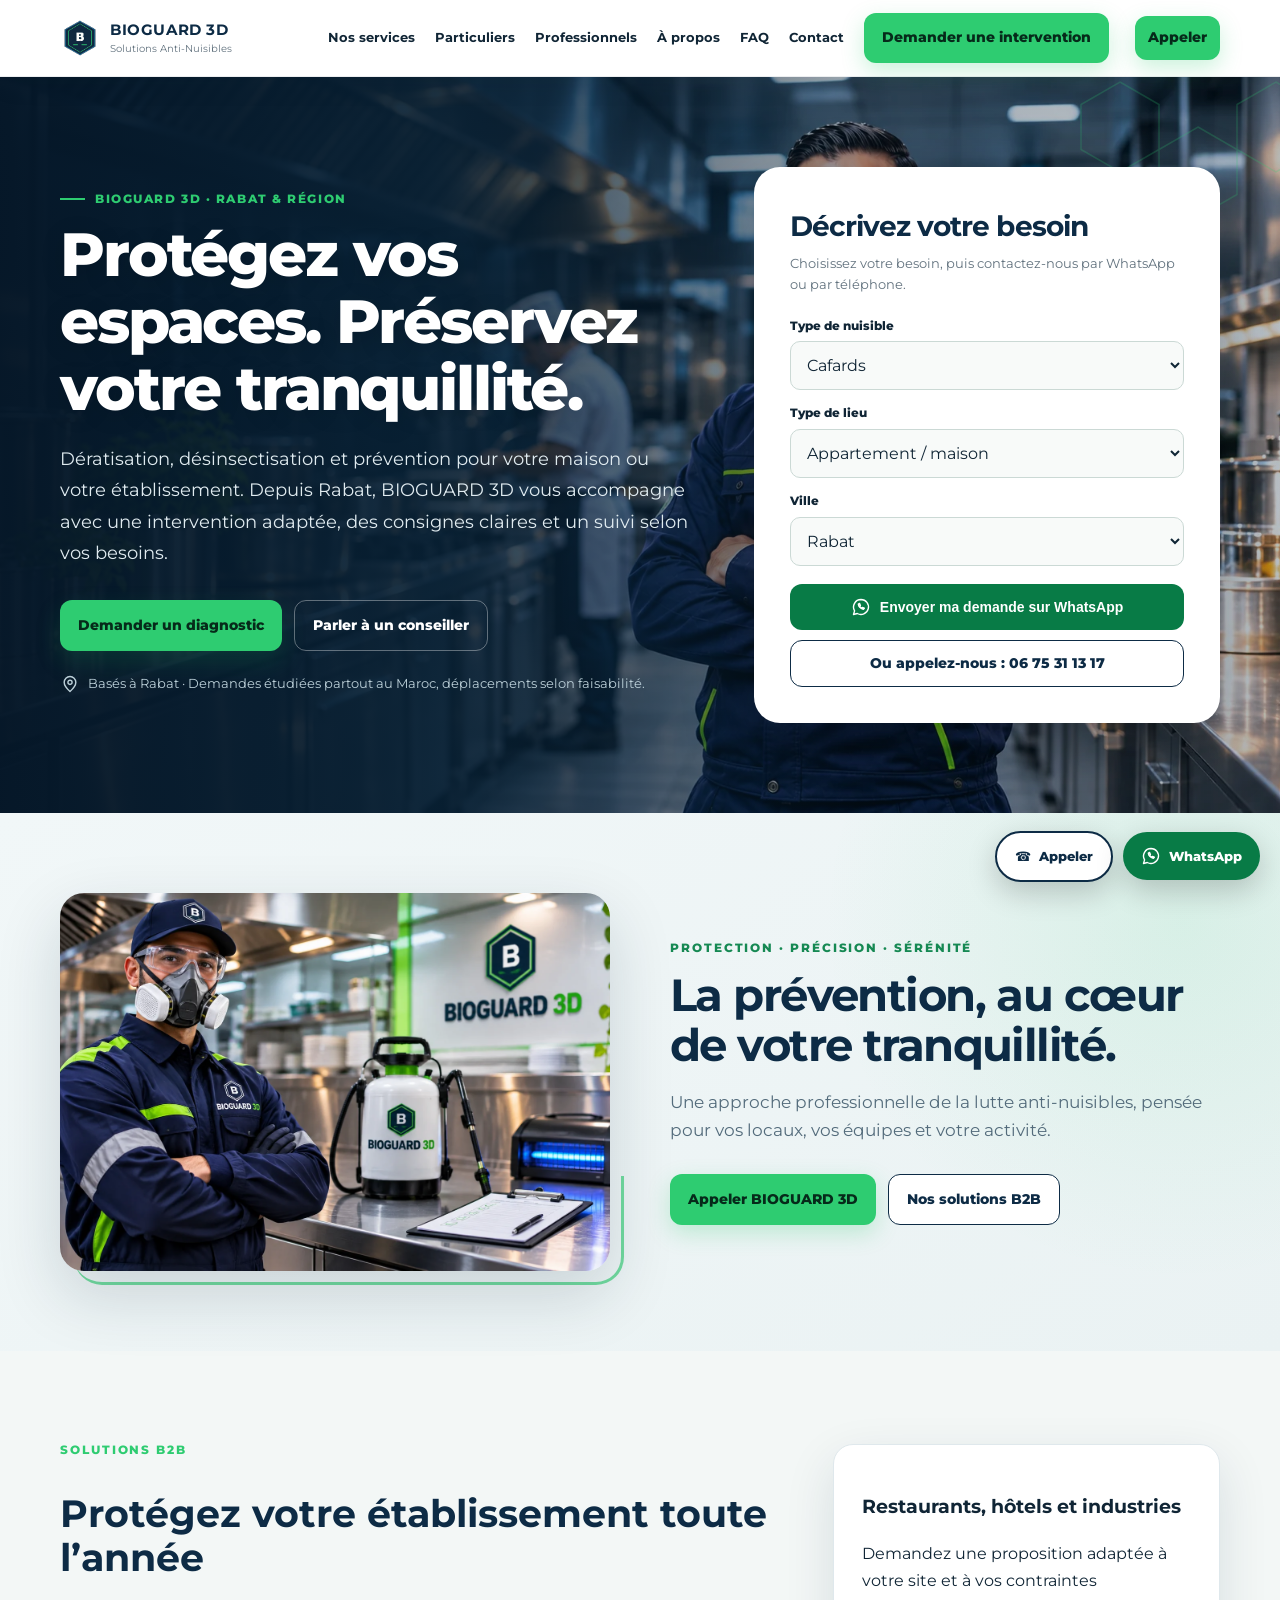
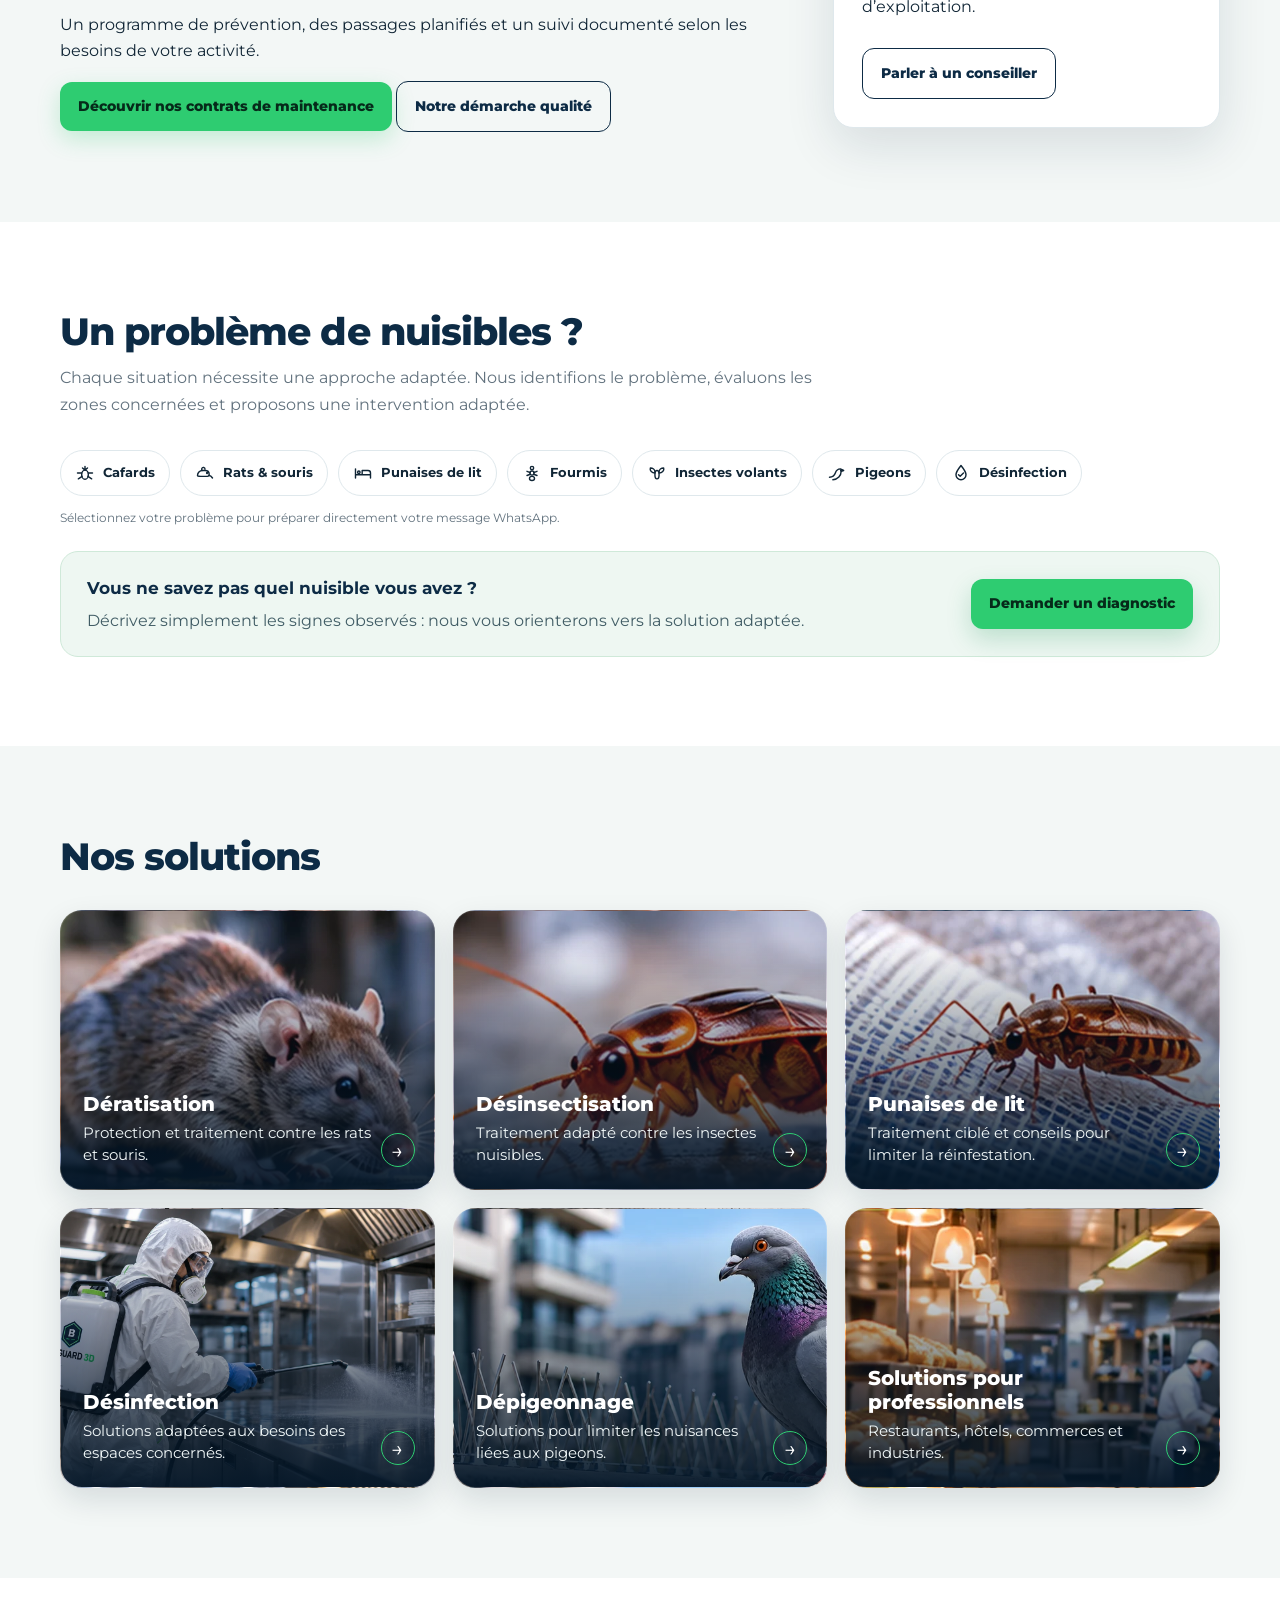
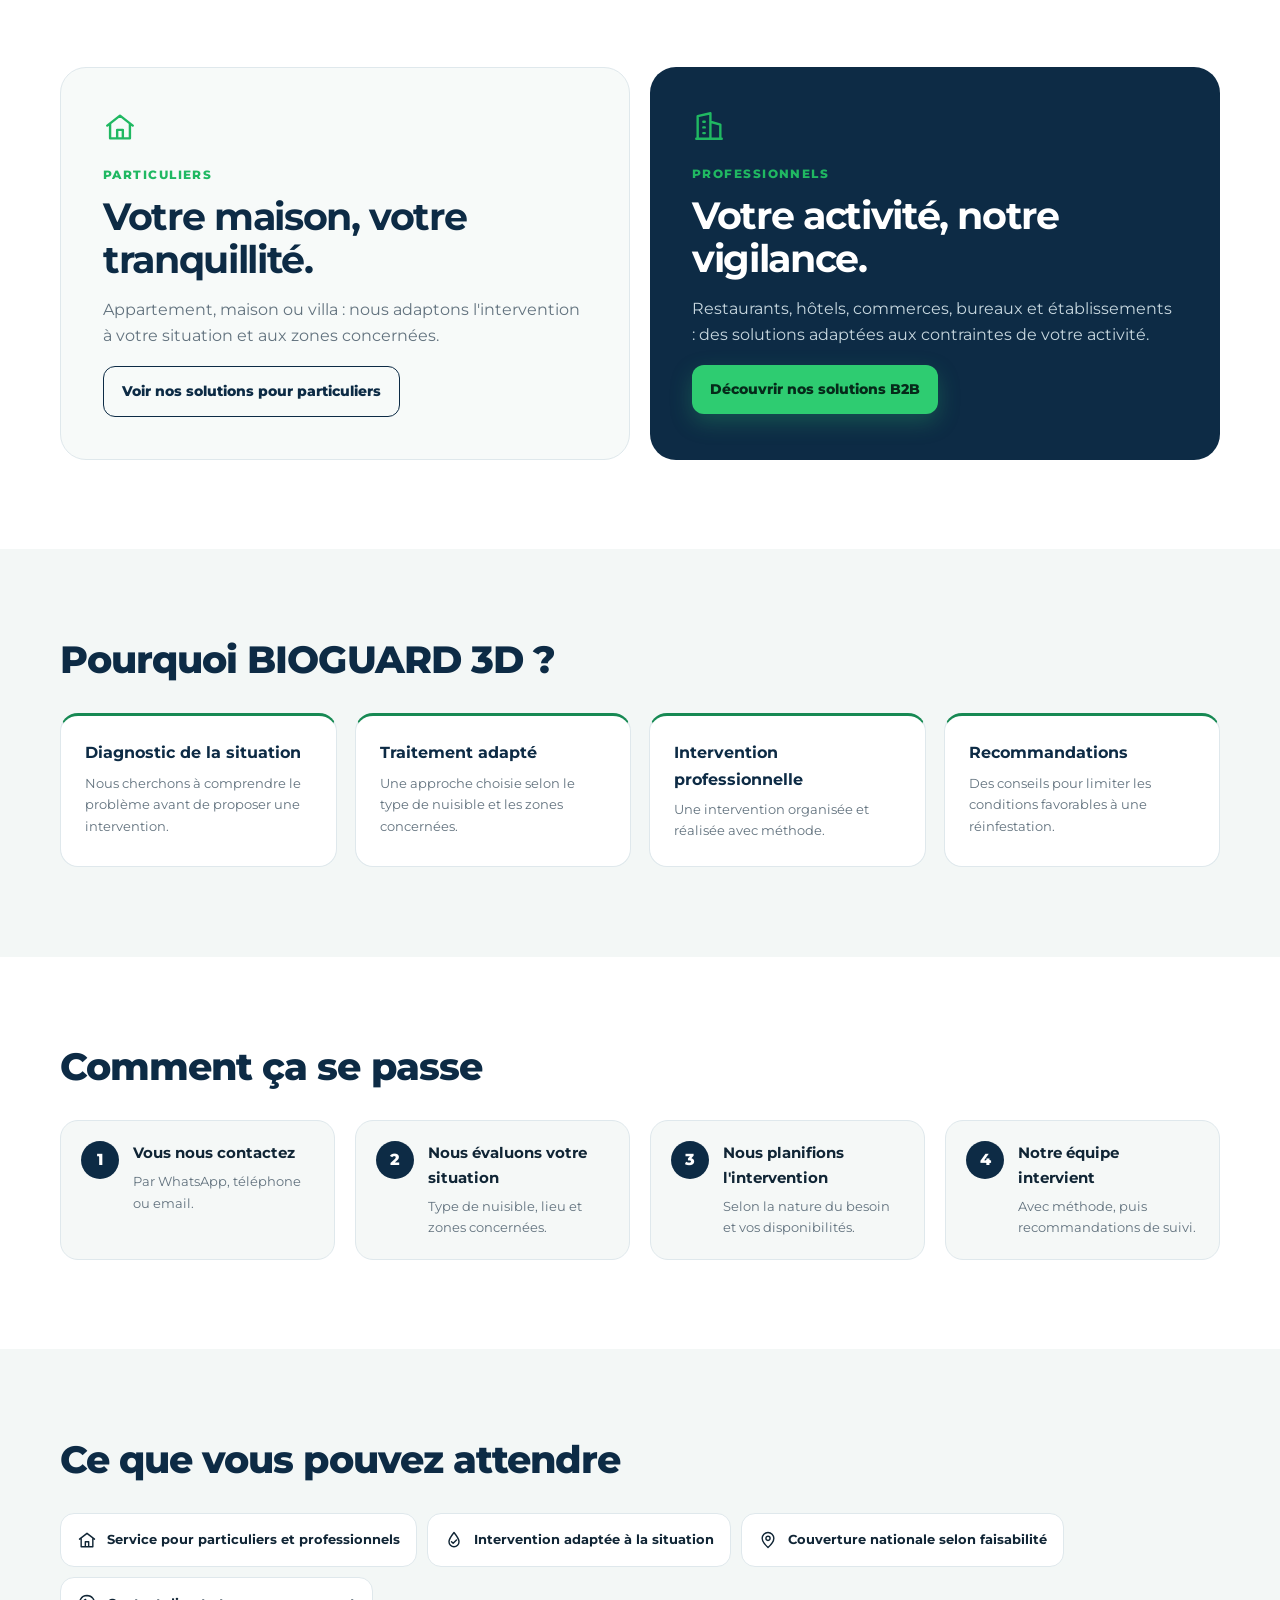
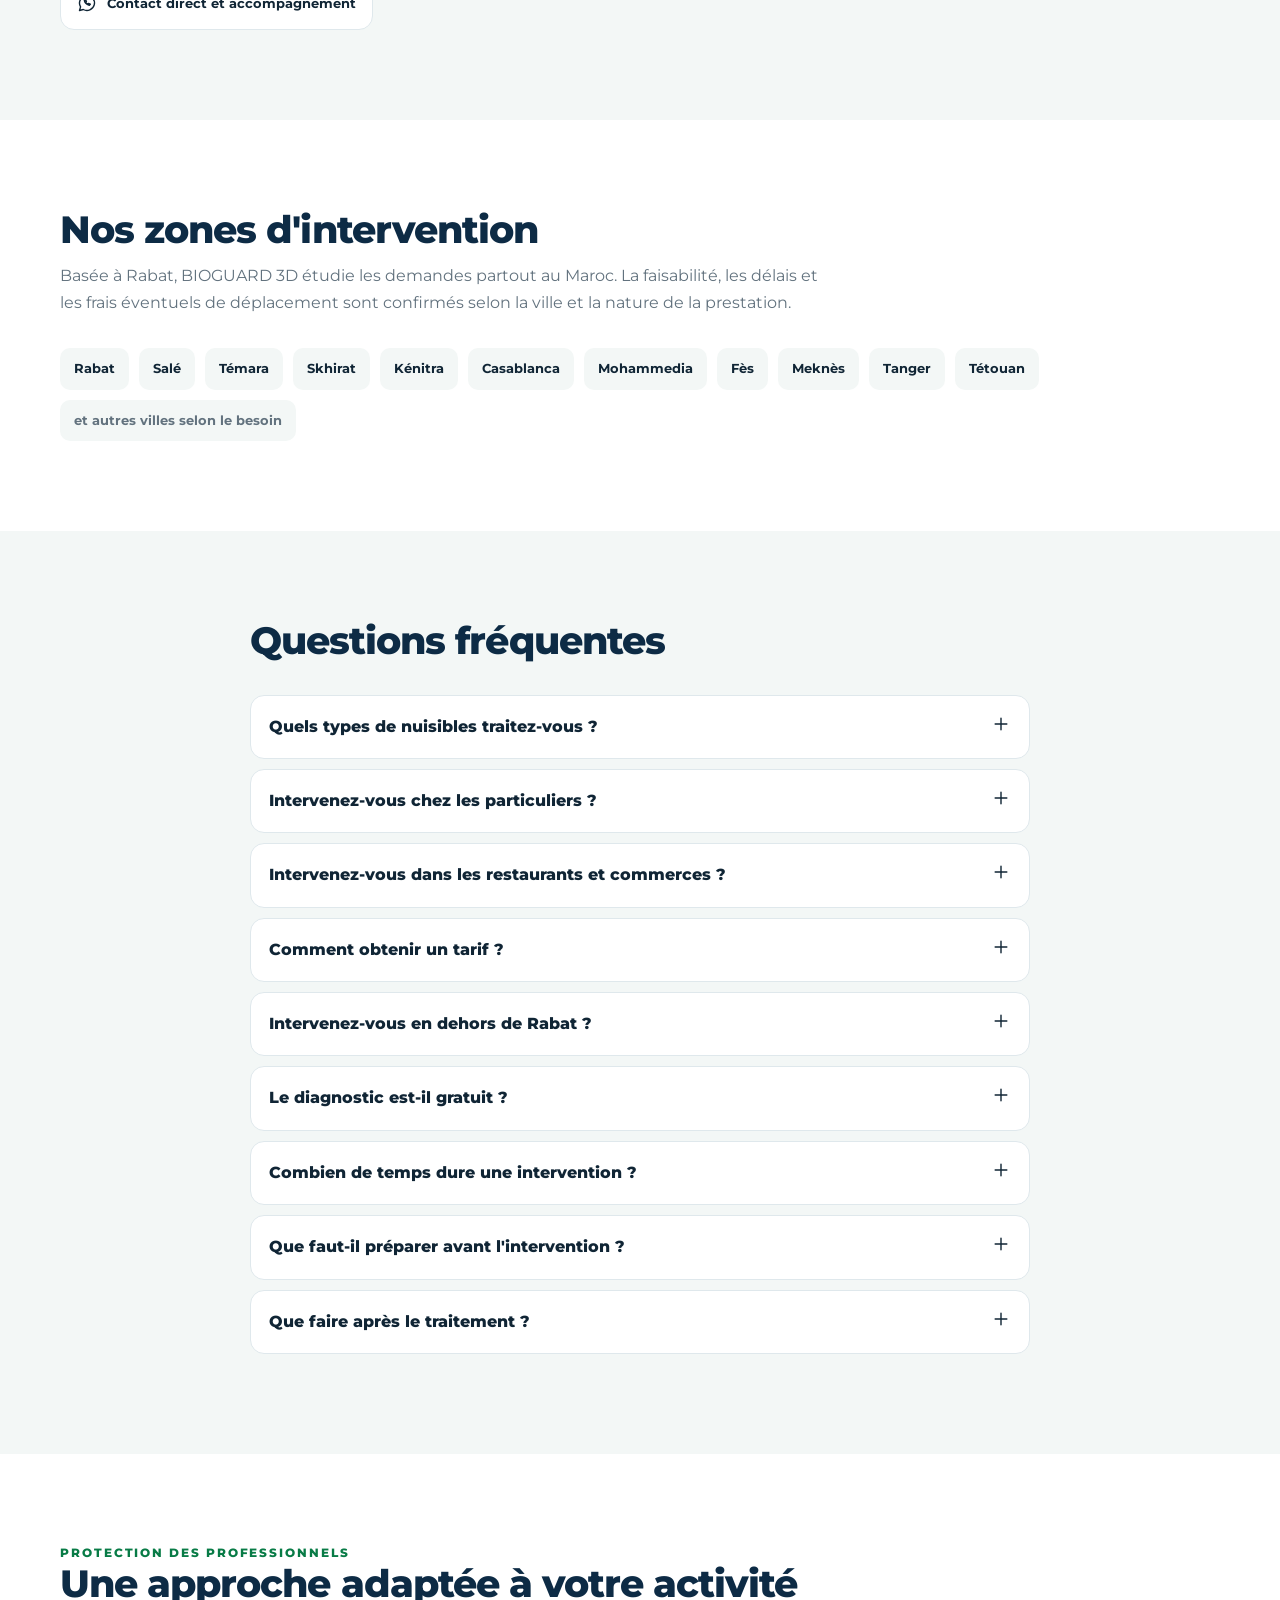
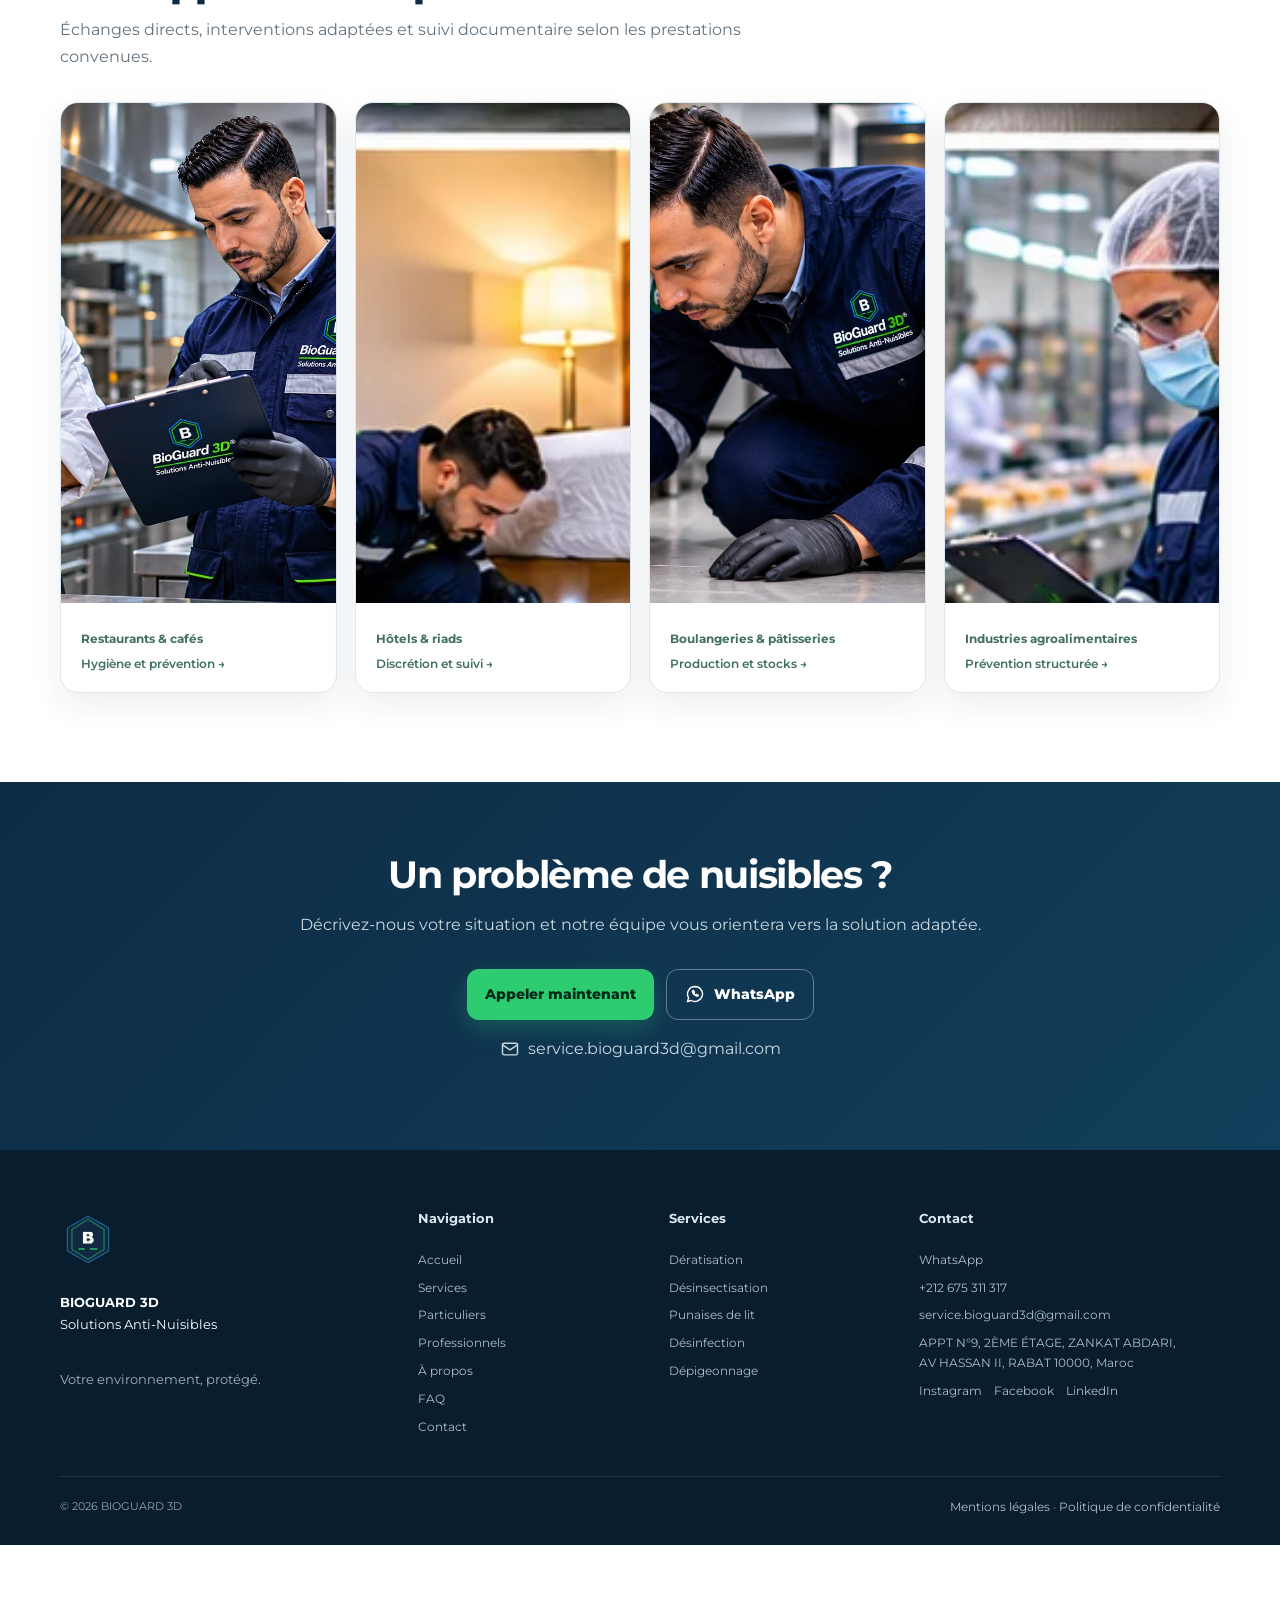
<file: index.html>
<!DOCTYPE html>
<html lang="fr">
<head>
<meta charset="utf-8">
<meta name="viewport" content="width=device-width, initial-scale=1">
<title>Dératisation & Désinsectisation à Rabat | BIOGUARD 3D</title>
<meta name="description" content="BIOGUARD 3D à Rabat : dératisation, désinsectisation, punaises de lit, désinfection et dépigeonnage pour particuliers et professionnels. Demandez votre devis.">
<!-- Domaine officiel BIOGUARD 3D -->
<link rel="canonical" href="https://bioguard3d.com/">
<meta name="theme-color" content="#0D2B45"><link rel="icon" type="image/svg+xml" href="favicon-mark.svg?v=6">



<meta property="og:type" content="website">
<meta property="og:locale" content="fr_MA">
<meta property="og:site_name" content="BIOGUARD 3D">
<meta property="og:title" content="BIOGUARD 3D | Solutions Anti-Nuisibles à Rabat">
<meta property="og:description" content="Dératisation, désinsectisation, désinfection et dépigeonnage pour particuliers et professionnels à Rabat et au Maroc.">
<meta property="og:url" content="https://bioguard3d.com/">
<meta property="og:image" content="https://bioguard3d.com/bioguard3d-og-premium.jpg">
<meta property="og:image:width" content="1200">
<meta property="og:image:height" content="630">
<meta name="twitter:card" content="summary_large_image">
<meta name="color-scheme" content="light">
<meta name="twitter:title" content="BIOGUARD 3D | Solutions Anti-Nuisibles à Rabat">
<meta name="twitter:description" content="Dératisation, désinsectisation, désinfection et dépigeonnage pour particuliers et professionnels à Rabat et au Maroc.">
<meta name="twitter:image" content="https://bioguard3d.com/bioguard3d-og-premium.jpg">
<link rel="preconnect" href="https://fonts.googleapis.com">
<link rel="preconnect" href="https://fonts.gstatic.com" crossorigin>
<link rel="stylesheet" href="https://fonts.googleapis.com/css2?family=Montserrat:wght@400;500;600;700;800&display=swap">
<link rel="stylesheet" href="style.css">
<script type="application/ld+json">
{"@context":"https://schema.org","@type":"LocalBusiness","name":"BIOGUARD 3D","url":"https://bioguard3d.com/","description":"Solutions Anti-Nuisibles","telephone":"+212675311317","email":"service.bioguard3d@gmail.com","address":{"@type":"PostalAddress","streetAddress":"APPT N°9, 2ÈME ÉTAGE, ZANKAT ABDARI, AV HASSAN II","addressLocality":"Rabat","postalCode":"10000","addressCountry":"MA"},"sameAs":["https://www.facebook.com/bioguard3d/","https://www.instagram.com/bioguard3d/","https://www.linkedin.com/in/bioguard-3d-2ab61741a"]}
</script>
</head>
<body>
<a class="skip" href="#main">Aller au contenu</a>

<!-- Icon sprite -->
<svg width="0" height="0" style="position:absolute" aria-hidden="true">
  <defs>
    <symbol id="i-rat" viewBox="0 0 24 24"><path d="M3 15c0-3 2.5-6 6-6h3c3 0 5 2 5 4.5 0 1.5-1 2.500-2 2.500H7c-2 0-4 0-4-1Z"/><circle cx="14.500" cy="12" r=".6"/><path d="M17 15c2 0 3 1.500 4 3"/><path d="M9 9a2 2 0 1 1 3-1.500"/></symbol>
    <symbol id="i-bug" viewBox="0 0 24 24"><ellipse cx="12" cy="14" rx="4" ry="5.500"/><path d="M12 8.500V4M9 6l3 2.500L15 6M8 12H3M16 12h5M8.500 16 4 19M15.500 16 20 19"/></symbol>
    <symbol id="i-bed" viewBox="0 0 24 24"><path d="M3 18V7M3 14h18v4M21 14v-2a3 3 0 0 0-3-3h-7v5"/><circle cx="7" cy="11" r="1.500"/></symbol>
    <symbol id="i-ant" viewBox="0 0 24 24"><circle cx="12" cy="6" r="2"/><circle cx="12" cy="12" r="2.500"/><ellipse cx="12" cy="18.500" rx="3" ry="2.500"/><path d="M6 10l4 1.500M18 10l-4 1.500M6 15l4-1.500M18 15l-4-1.500"/></symbol>
    <symbol id="i-fly" viewBox="0 0 24 24"><ellipse cx="12" cy="14" rx="2.500" ry="5"/><path d="M9.500 12C6 12 3 9 4 6c3 0 5.500 2 5.500 4.500M14.500 12c3.500 0 6.500-3 5.500-6-3 0-5.500 2-5.500 4.500"/></symbol>
    <symbol id="i-bird" viewBox="0 0 24 24"><path d="M3 17c4 0 6-2 7-5 1-3 3-5 6-5l4 2-3 1c0 5-4 10-10 10"/><circle cx="17" cy="9" r=".6"/></symbol>
    <symbol id="i-drop" viewBox="0 0 24 24"><path d="M12 3c4 5 6 7.500 6 11a6 6 0 0 1-12 0c0-3.500 2-6 6-11Z"/><path d="m9 14 2 2 4-4"/></symbol>
    <symbol id="i-building" viewBox="0 0 24 24"><path d="M4 21V5l9-2v18M13 9l7 2v10M3 21h18M8 9h1M8 13h1M8 17h1"/></symbol>
    <symbol id="i-home" viewBox="0 0 24 24"><path d="m3 11 9-7 9 7M5 10v10h14V10M10 20v-6h4v6"/></symbol>
    <symbol id="i-pin" viewBox="0 0 24 24"><path d="M12 21s7-6 7-11a7 7 0 0 0-14 0c0 5 7 11 7 11Z"/><circle cx="12" cy="10" r="2.500"/></symbol>
    <symbol id="i-wa" viewBox="0 0 24 24"><path d="M12 3a9 9 0 0 0-7.700 13.600L3 21l4.500-1.200A9 9 0 1 0 12 3Z"/><path d="M8.800 8.500c.3 2.800 2.600 5.200 6 6.300l1.200-1.300-2.300-1-.9.800c-1-.4-1.900-1.300-2.300-2.300l.8-.9-1-2.300-1.500.7Z"/></symbol>
    <symbol id="i-mail" viewBox="0 0 24 24"><rect x="3" y="5" width="18" height="14" rx="2"/><path d="m3 7 9 6 9-6"/></symbol>
    <symbol id="i-plus" viewBox="0 0 24 24"><path d="M12 5v14M5 12h14"/></symbol>
  </defs>
</svg>

<header class="site-header" id="top">
  <div class="container bar">
    <a class="brand" href="#top" aria-label="BIOGUARD 3D — Accueil">
      <img src="Noir%20Minimaliste%20Institut%20de%20Beaut%C3%A9%20Logo.svg" alt="Logo BIOGUARD 3D" width="40" height="45">
      <span><strong>BIOGUARD 3D</strong><small>Solutions Anti-Nuisibles</small></span>
    </a>
    <nav id="nav" class="nav" aria-label="Navigation principale">
      <a href="#services">Nos services</a>
      <a href="#particuliers">Particuliers</a>
      <a href="#professionnels">Professionnels</a>
      <a href="#a-propos">À propos</a>
      <a href="#faq">FAQ</a>
      <a href="#contact">Contact</a>
      <a class="btn btn-primary nav-cta" href="#demande">Demander une intervention</a>
    </nav>
    <a class="btn btn-primary btn-sm head-call" href="tel:+212675311317" aria-label="Appeler BIOGUARD 3D">Appeler</a>
    <a class="btn btn-wa btn-sm head-wa" href="https://wa.me/212675311317" data-wa aria-label="Contacter BIOGUARD 3D sur WhatsApp"><svg class="ico"><use href="#i-wa"/></svg>WhatsApp</a>
    <button class="menu-btn" type="button" aria-label="Ouvrir le menu" aria-expanded="false" aria-controls="nav"><span class="sr">Menu</span><i></i><i></i><i></i></button>
  </div>
</header>

<main id="main">

<!-- HERO -->
<section class="hero">
  <div class="container hero-grid">
    <div class="hero-copy">
      <p class="eyebrow">BIOGUARD 3D · Rabat & région</p>
      <h1>Protégez vos espaces. Préservez votre tranquillité.</h1>
      <p class="lead">Dératisation, désinsectisation et prévention pour votre maison ou votre établissement. Depuis Rabat, BIOGUARD 3D vous accompagne avec une intervention adaptée, des consignes claires et un suivi selon vos besoins.</p>
      <div class="actions">
        <a class="btn btn-primary" href="#demande">Demander un diagnostic</a>
        <a class="btn btn-ghost-light" href="tel:+212675311317">Parler à un conseiller</a>
        
        
      </div>
      <p class="hero-note"><svg class="ico"><use href="#i-pin"/></svg>Basés à Rabat · Demandes étudiées partout au Maroc, déplacements selon faisabilité.</p>
    </div>

    <!-- Conversion panel: direct request to WhatsApp -->
    <div class="hero-panel" id="demande">
      <svg class="hex-bg" viewBox="0 0 200 200" aria-hidden="true" focusable="false"><g fill="none" stroke="currentColor" stroke-width="1"><path d="M60 10l26 15v30L60 70 34 55V25zM112 40l26 15v30l-26 15-26-15V55zM60 100l26 15v30l-26 15-26-15v-30zM164 10l26 15v30l-26 15-26-15V25z"/></g></svg>
      <form class="quick" id="quick">
        <h2>Décrivez votre besoin</h2>
        <p>Choisissez votre besoin, puis contactez-nous par WhatsApp ou par téléphone.</p>
        <label for="q-pest">Type de nuisible</label>
        <select id="q-pest" name="pest">
          <option>Cafards</option><option>Rats et souris</option><option>Punaises de lit</option><option>Fourmis</option><option>Insectes volants</option><option>Pigeons</option><option>Désinfection</option><option>Autre / je ne sais pas</option>
        </select>
        <label for="q-place">Type de lieu</label><select id="q-place" name="place"><option>Appartement / maison</option><option>Restaurant / café</option><option>Hôtel / riad</option><option>Boulangerie / pâtisserie</option><option>Local professionnel / industrie</option><option>Autre</option></select><label for="q-city">Ville</label>
        <select id="q-city" name="city">
          <option>Rabat</option><option>Salé</option><option>Témara</option><option>Skhirat</option><option>Kénitra</option><option>Casablanca</option><option>Mohammedia</option><option>Fès</option><option>Meknès</option><option>Tanger</option><option>Tétouan</option><option>Autre ville au Maroc</option>
        </select>
        <button class="btn btn-wa btn-block" type="submit"><svg class="ico"><use href="#i-wa"/></svg>Envoyer ma demande sur WhatsApp</button>
        <a class="btn btn-outline btn-block quick-call" href="tel:+212675311317">Ou appelez-nous : 06 75 31 13 17</a>
      </form>
    </div>
  </div>
</section>

<section class="v2-showcase" aria-label="Notre engagement"><div class="container v2-showcase-grid"><div class="v2-showcase-image"><img src="images/bioguard3d-prevention-premium.webp" width="1672" height="941" alt="Technicien en tenue de protection dans une cuisine professionnelle — illustration de la prévention anti-nuisibles" loading="lazy" decoding="async"></div><div><p class="eyebrow">Protection · Précision · Sérénité</p><h2>La prévention, au cœur de votre tranquillité.</h2><p>Une approche professionnelle de la lutte anti-nuisibles, pensée pour vos locaux, vos équipes et votre activité.</p><div class="actions"><a class="btn btn-primary" href="tel:+212675311317">Appeler BIOGUARD 3D</a><a class="btn btn-outline" href="#professionnels">Nos solutions B2B</a></div></div></div></section>
<!-- PROBLEMS -->
<section class="section alt"><div class="container inner-split"><div><p class="eyebrow">Solutions B2B</p><h2>Protégez votre établissement toute l’année</h2><p>Un programme de prévention, des passages planifiés et un suivi documenté selon les besoins de votre activité.</p><a class="btn btn-primary" href="/contrats-maintenance">Découvrir nos contrats de maintenance</a> <a class="btn btn-outline" href="/qualite-tracabilite">Notre démarche qualité</a></div><div class="inner-info"><h3>Restaurants, hôtels et industries</h3><p>Demandez une proposition adaptée à votre site et à vos contraintes d’exploitation.</p><a class="btn btn-outline" href="tel:+212675311317">Parler à un conseiller</a></div></div></section>
<section class="section" id="problemes">
  <div class="container">
    <div class="head">
      <h2>Un problème de nuisibles ?</h2>
      <p>Chaque situation nécessite une approche adaptée. Nous identifions le problème, évaluons les zones concernées et proposons une intervention adaptée.</p>
    </div>
    <ul class="chips" role="list">
      <li><a href="https://wa.me/212675311317" data-wa data-pest="Cafards"><svg class="ico"><use href="#i-bug"/></svg>Cafards</a></li>
      <li><a href="https://wa.me/212675311317" data-wa data-pest="Rats et souris"><svg class="ico"><use href="#i-rat"/></svg>Rats &amp; souris</a></li>
      <li><a href="https://wa.me/212675311317" data-wa data-pest="Punaises de lit"><svg class="ico"><use href="#i-bed"/></svg>Punaises de lit</a></li>
      <li><a href="https://wa.me/212675311317" data-wa data-pest="Fourmis"><svg class="ico"><use href="#i-ant"/></svg>Fourmis</a></li>
      <li><a href="https://wa.me/212675311317" data-wa data-pest="Insectes volants"><svg class="ico"><use href="#i-fly"/></svg>Insectes volants</a></li>
      <li><a href="https://wa.me/212675311317" data-wa data-pest="Pigeons"><svg class="ico"><use href="#i-bird"/></svg>Pigeons</a></li>
      <li><a href="https://wa.me/212675311317" data-wa data-pest="Désinfection"><svg class="ico"><use href="#i-drop"/></svg>Désinfection</a></li>
    </ul>
    <p class="small muted">Sélectionnez votre problème pour préparer directement votre message WhatsApp.</p>
    <div class="problem-cta"><div><strong>Vous ne savez pas quel nuisible vous avez ?</strong><p>Décrivez simplement les signes observés : nous vous orienterons vers la solution adaptée.</p></div><a class="btn btn-primary" href="#demande">Demander un diagnostic</a></div>
  </div>
</section>

<!-- SERVICES -->
<section class="section alt" id="services">
  <div class="container">
    <div class="head"><h2>Nos solutions</h2></div>
    <div class="grid services services-photo">
      <a class="service-photo-card service-deratisation" href="/deratisation" aria-label="Dératisation : découvrir nos solutions"><span class="service-photo-content"><strong>Dératisation</strong><span>Protection et traitement contre les rats et souris.</span></span><span class="service-photo-arrow" aria-hidden="true">→</span></a>
      <a class="service-photo-card service-desinsectisation" href="/desinsectisation" aria-label="Désinsectisation : découvrir nos solutions"><span class="service-photo-content"><strong>Désinsectisation</strong><span>Traitement adapté contre les insectes nuisibles.</span></span><span class="service-photo-arrow" aria-hidden="true">→</span></a>
      <a class="service-photo-card service-punaises-de-lit" href="/punaises-de-lit" aria-label="Punaises de lit : découvrir nos solutions"><span class="service-photo-content"><strong>Punaises de lit</strong><span>Traitement ciblé et conseils pour limiter la réinfestation.</span></span><span class="service-photo-arrow" aria-hidden="true">→</span></a>
      <a class="service-photo-card service-desinfection" href="/desinfection" aria-label="Désinfection : découvrir nos solutions"><span class="service-photo-content"><strong>Désinfection</strong><span>Solutions adaptées aux besoins des espaces concernés.</span></span><span class="service-photo-arrow" aria-hidden="true">→</span></a>
      <a class="service-photo-card service-depigeonnage" href="/depigeonnage" aria-label="Dépigeonnage : découvrir nos solutions"><span class="service-photo-content"><strong>Dépigeonnage</strong><span>Solutions pour limiter les nuisances liées aux pigeons.</span></span><span class="service-photo-arrow" aria-hidden="true">→</span></a>
      <a class="service-photo-card service-professionnels" href="#professionnels" aria-label="Solutions pour professionnels : découvrir nos solutions"><span class="service-photo-content"><strong>Solutions pour professionnels</strong><span>Restaurants, hôtels, commerces et industries.</span></span><span class="service-photo-arrow" aria-hidden="true">→</span></a>
    </div>
  </div>
</section>

<!-- AUDIENCES -->
<section class="section" aria-label="Particuliers et professionnels">
  <div class="container split">
    <article class="aud aud-light" id="particuliers">
      <svg class="ico big"><use href="#i-home"/></svg>
      <p class="tag">Particuliers</p>
      <h2>Votre maison, votre tranquillité.</h2>
      <p>Appartement, maison ou villa : nous adaptons l'intervention à votre situation et aux zones concernées.</p>
      <a class="btn btn-outline" href="#services">Voir nos solutions pour particuliers</a>
    </article>
    <article class="aud aud-dark" id="professionnels">
      <svg class="ico big"><use href="#i-building"/></svg>
      <p class="tag">Professionnels</p>
      <h2>Votre activité, notre vigilance.</h2>
      <p>Restaurants, hôtels, commerces, bureaux et établissements : des solutions adaptées aux contraintes de votre activité.</p>
      <a class="btn btn-primary" href="#secteurs">Découvrir nos solutions B2B</a>
    </article>
  </div>
</section>

<!-- WHY -->
<section class="section alt" id="a-propos">
  <div class="container">
    <div class="head"><h2>Pourquoi BIOGUARD 3D ?</h2></div>
    <div class="grid pillars">
      <article><h3>Diagnostic de la situation</h3><p>Nous cherchons à comprendre le problème avant de proposer une intervention.</p></article>
      <article><h3>Traitement adapté</h3><p>Une approche choisie selon le type de nuisible et les zones concernées.</p></article>
      <article><h3>Intervention professionnelle</h3><p>Une intervention organisée et réalisée avec méthode.</p></article>
      <article><h3>Recommandations</h3><p>Des conseils pour limiter les conditions favorables à une réinfestation.</p></article>
    </div>
  </div>
</section>

<!-- STEPS -->
<section class="section" id="process">
  <div class="container">
    <div class="head"><h2>Comment ça se passe</h2></div>
    <ol class="steps">
      <li><span>1</span><div><h3>Vous nous contactez</h3><p>Par WhatsApp, téléphone ou email.</p></div></li>
      <li><span>2</span><div><h3>Nous évaluons votre situation</h3><p>Type de nuisible, lieu et zones concernées.</p></div></li>
      <li><span>3</span><div><h3>Nous planifions l'intervention</h3><p>Selon la nature du besoin et vos disponibilités.</p></div></li>
      <li><span>4</span><div><h3>Notre équipe intervient</h3><p>Avec méthode, puis recommandations de suivi.</p></div></li>
    </ol>
  </div>
</section>

<!-- TRUST -->
<section class="section alt" id="confiance">
  <div class="container">
    <div class="head"><h2>Ce que vous pouvez attendre</h2></div>
    <ul class="trust" role="list">
      <li><svg class="ico"><use href="#i-home"/></svg>Service pour particuliers et professionnels</li>
      <li><svg class="ico"><use href="#i-drop"/></svg>Intervention adaptée à la situation</li>
      <li><svg class="ico"><use href="#i-pin"/></svg>Couverture nationale selon faisabilité</li>
      <li><svg class="ico"><use href="#i-wa"/></svg>Contact direct et accompagnement</li>
    </ul>
    <!-- Emplacement réservé : avis clients, références et accréditations réels à ajouter ici plus tard. Ne rien publier qui ne soit vérifiable. -->
  </div>
</section>

<!-- COVERAGE -->
<section class="section" id="zones">
  <div class="container">
    <div class="head">
      <h2>Nos zones d'intervention</h2>
      <p>Basée à Rabat, BIOGUARD 3D étudie les demandes partout au Maroc. La faisabilité, les délais et les frais éventuels de déplacement sont confirmés selon la ville et la nature de la prestation.</p>
    </div>
    <ul class="cities" role="list">
      <li>Rabat</li><li>Salé</li><li>Témara</li><li>Skhirat</li><li>Kénitra</li><li>Casablanca</li><li>Mohammedia</li><li>Fès</li><li>Meknès</li><li>Tanger</li><li>Tétouan</li><li class="soft">et autres villes selon le besoin</li>
    </ul>
  </div>
</section>

<!-- FAQ -->
<section class="section alt" id="faq">
  <div class="container narrow">
    <div class="head"><h2>Questions fréquentes</h2></div>
    <div class="faq">
      <details><summary>Quels types de nuisibles traitez-vous ?<svg class="ico"><use href="#i-plus"/></svg></summary><p>Rats et souris, cafards, fourmis, insectes volants, punaises de lit et pigeons. Nous proposons aussi des opérations de désinfection.</p></details>
      <details><summary>Intervenez-vous chez les particuliers ?<svg class="ico"><use href="#i-plus"/></svg></summary><p>Oui : appartements, maisons et villas. L'intervention est adaptée à votre situation et aux zones concernées.</p></details>
      <details><summary>Intervenez-vous dans les restaurants et commerces ?<svg class="ico"><use href="#i-plus"/></svg></summary><p>Oui. Nous travaillons aussi avec les restaurants, hôtels, cafés, commerces, bureaux et autres établissements, en tenant compte des contraintes de votre activité.</p></details>
      <details><summary>Comment obtenir un tarif ?<svg class="ico"><use href="#i-plus"/></svg></summary><p>Le tarif dépend du nuisible, de la surface, de la ville et des modalités de déplacement. Décrivez-nous votre besoin par WhatsApp ou par email : nous préciserons les conditions avant intervention.</p></details>
      <details><summary>Intervenez-vous en dehors de Rabat ?<svg class="ico"><use href="#i-plus"/></svg></summary><p>Nous étudions les demandes partout au Maroc depuis notre base à Rabat. Les déplacements sont organisés selon la faisabilité, la disponibilité et le type de prestation. Contactez-nous avec votre ville pour confirmation.</p></details>
      <details><summary>Le diagnostic est-il gratuit ?<svg class="ico"><use href="#i-plus"/></svg></summary><p>Les modalités du diagnostic dépendent de votre situation et de la prestation demandée. Contactez-nous pour connaître les conditions applicables avant toute visite.</p></details>
      <details><summary>Combien de temps dure une intervention ?<svg class="ico"><use href="#i-plus"/></svg></summary><p>La durée varie selon le type de nuisible et la taille des zones à traiter. Nous vous l'indiquons après l'évaluation de votre situation.</p></details>
      <details><summary>Que faut-il préparer avant l'intervention ?<svg class="ico"><use href="#i-plus"/></svg></summary><p>Nous vous donnons les consignes adaptées lors de la planification. N'hésitez pas à nous signaler la présence d'enfants, de personnes fragiles ou d'animaux domestiques.</p></details>
      <details><summary>Que faire après le traitement ?<svg class="ico"><use href="#i-plus"/></svg></summary><p>Nous vous remettons des recommandations pour limiter les conditions favorables à une réinfestation. Suivez-les et contactez-nous si le problème persiste.</p></details>
    </div>
  </div>
</section>

<section class="section v2-pages" id="secteurs" aria-labelledby="v2-b2b-title"><div class="container"><div class="head"><p class="eyebrow">Protection des professionnels</p><h2 id="v2-b2b-title">Une approche adaptée à votre activité</h2><p>Échanges directs, interventions adaptées et suivi documentaire selon les prestations convenues.</p></div><div class="v2-link-grid"><a class="v2-sector-link" href="/restaurants-cafes"><img src="images/restaurants-v3.webp" alt="Restaurants & cafés — intervention anti-nuisibles, visuel illustratif" loading="lazy" decoding="async" width="640" height="500"><span class="v2-sector-label"><strong>Restaurants & cafés</strong><span>Hygiène et prévention →</span></span></a><a class="v2-sector-link" href="/hotels-riads"><img src="images/hotels-riads-scene-pilote.webp" alt="Hôtels & riads — intervention anti-nuisibles, visuel illustratif" loading="lazy" decoding="async" width="640" height="500"><span class="v2-sector-label"><strong>Hôtels & riads</strong><span>Discrétion et suivi →</span></span></a><a class="v2-sector-link" href="/boulangeries-patisseries"><img src="images/boulangerie-v3.webp" alt="Boulangeries & pâtisseries — intervention anti-nuisibles, visuel illustratif" loading="lazy" decoding="async" width="640" height="500"><span class="v2-sector-label"><strong>Boulangeries & pâtisseries</strong><span>Production et stocks →</span></span></a><a class="v2-sector-link" href="/industries-agroalimentaires"><img src="images/agroalimentaire-scene-pilote.webp" alt="Industries agroalimentaires — intervention anti-nuisibles, visuel illustratif" loading="lazy" decoding="async" width="640" height="500"><span class="v2-sector-label"><strong>Industries agroalimentaires</strong><span>Prévention structurée →</span></span></a></div></div></section>
<!-- FINAL CTA -->
<section class="final" id="contact">
  <div class="container final-in">
    <h2>Un problème de nuisibles ?</h2>
    <p>Décrivez-nous votre situation et notre équipe vous orientera vers la solution adaptée.</p>
    <div class="actions center">
      <a class="btn btn-primary" href="tel:+212675311317">Appeler maintenant</a>
      <a class="btn btn-ghost-light" href="https://wa.me/212675311317" data-wa><svg class="ico"><use href="#i-wa"/></svg>WhatsApp</a>
    </div>
    <p class="final-mail"><svg class="ico"><use href="#i-mail"/></svg><a href="mailto:service.bioguard3d@gmail.com">service.bioguard3d@gmail.com</a></p>
  </div>
</section>

</main>

<footer class="footer">
  <div class="container fgrid">
    <div class="fbrand">
      <img src="Noir%20Minimaliste%20Institut%20de%20Beaut%C3%A9%20Logo.svg" alt="Logo BIOGUARD 3D" width="56" height="63" loading="lazy">
      <p><strong>BIOGUARD 3D</strong><br>Solutions Anti-Nuisibles</p>
      <p class="muted-l">Votre environnement, protégé.</p>
    </div>
    <nav aria-label="Navigation du pied de page"><h3>Navigation</h3>
      <a href="#top">Accueil</a><a href="#services">Services</a><a href="#particuliers">Particuliers</a><a href="#professionnels">Professionnels</a><a href="#a-propos">À propos</a><a href="#faq">FAQ</a><a href="#contact">Contact</a>
    </nav>
    <nav aria-label="Services"><h3>Services</h3>
      <a href="/deratisation">Dératisation</a><a href="/desinsectisation">Désinsectisation</a><a href="/punaises-de-lit">Punaises de lit</a><a href="/desinfection">Désinfection</a><a href="/depigeonnage">Dépigeonnage</a>
    </nav>
    <div><h3>Contact</h3>
      <a href="https://wa.me/212675311317" data-wa>WhatsApp</a>
      <a href="tel:+212675311317">+212 675 311 317</a>
      <a href="mailto:service.bioguard3d@gmail.com">service.bioguard3d@gmail.com</a>
      <address>APPT N°9, 2ÈME ÉTAGE, ZANKAT ABDARI,<br>AV HASSAN II, RABAT 10000, Maroc</address>
      <div class="social">
        <a href="https://www.instagram.com/bioguard3d/" target="_blank" rel="noopener">Instagram</a>
        <a href="https://www.facebook.com/bioguard3d/" target="_blank" rel="noopener">Facebook</a>
        <a href="https://www.linkedin.com/in/bioguard-3d-2ab61741a" target="_blank" rel="noopener">LinkedIn</a>
      </div>
    </div>
  </div>
  <div class="container legal">
    <span>© <span id="year">2026</span> BIOGUARD 3D</span>
    <!-- TODO: créer les pages légales avant la mise en ligne -->
    <span><a href="/mentions-legales">Mentions légales</a> · <a href="/politique-de-confidentialite">Politique de confidentialité</a></span>
  </div>
</footer>

<div class="contact-dock" aria-label="Contact rapide BIOGUARD 3D"><a class="dock-call" href="tel:+212675311317" aria-label="Appeler BIOGUARD 3D">☎ <span>Appeler</span></a><a class="dock-wa" href="https://wa.me/212675311317" data-wa aria-label="Écrire à BIOGUARD 3D sur WhatsApp"><svg class="ico"><use href="#i-wa"/></svg><span>WhatsApp</span></a></div>

<script src="script.js" defer></script>
</body>
</html>
</file>
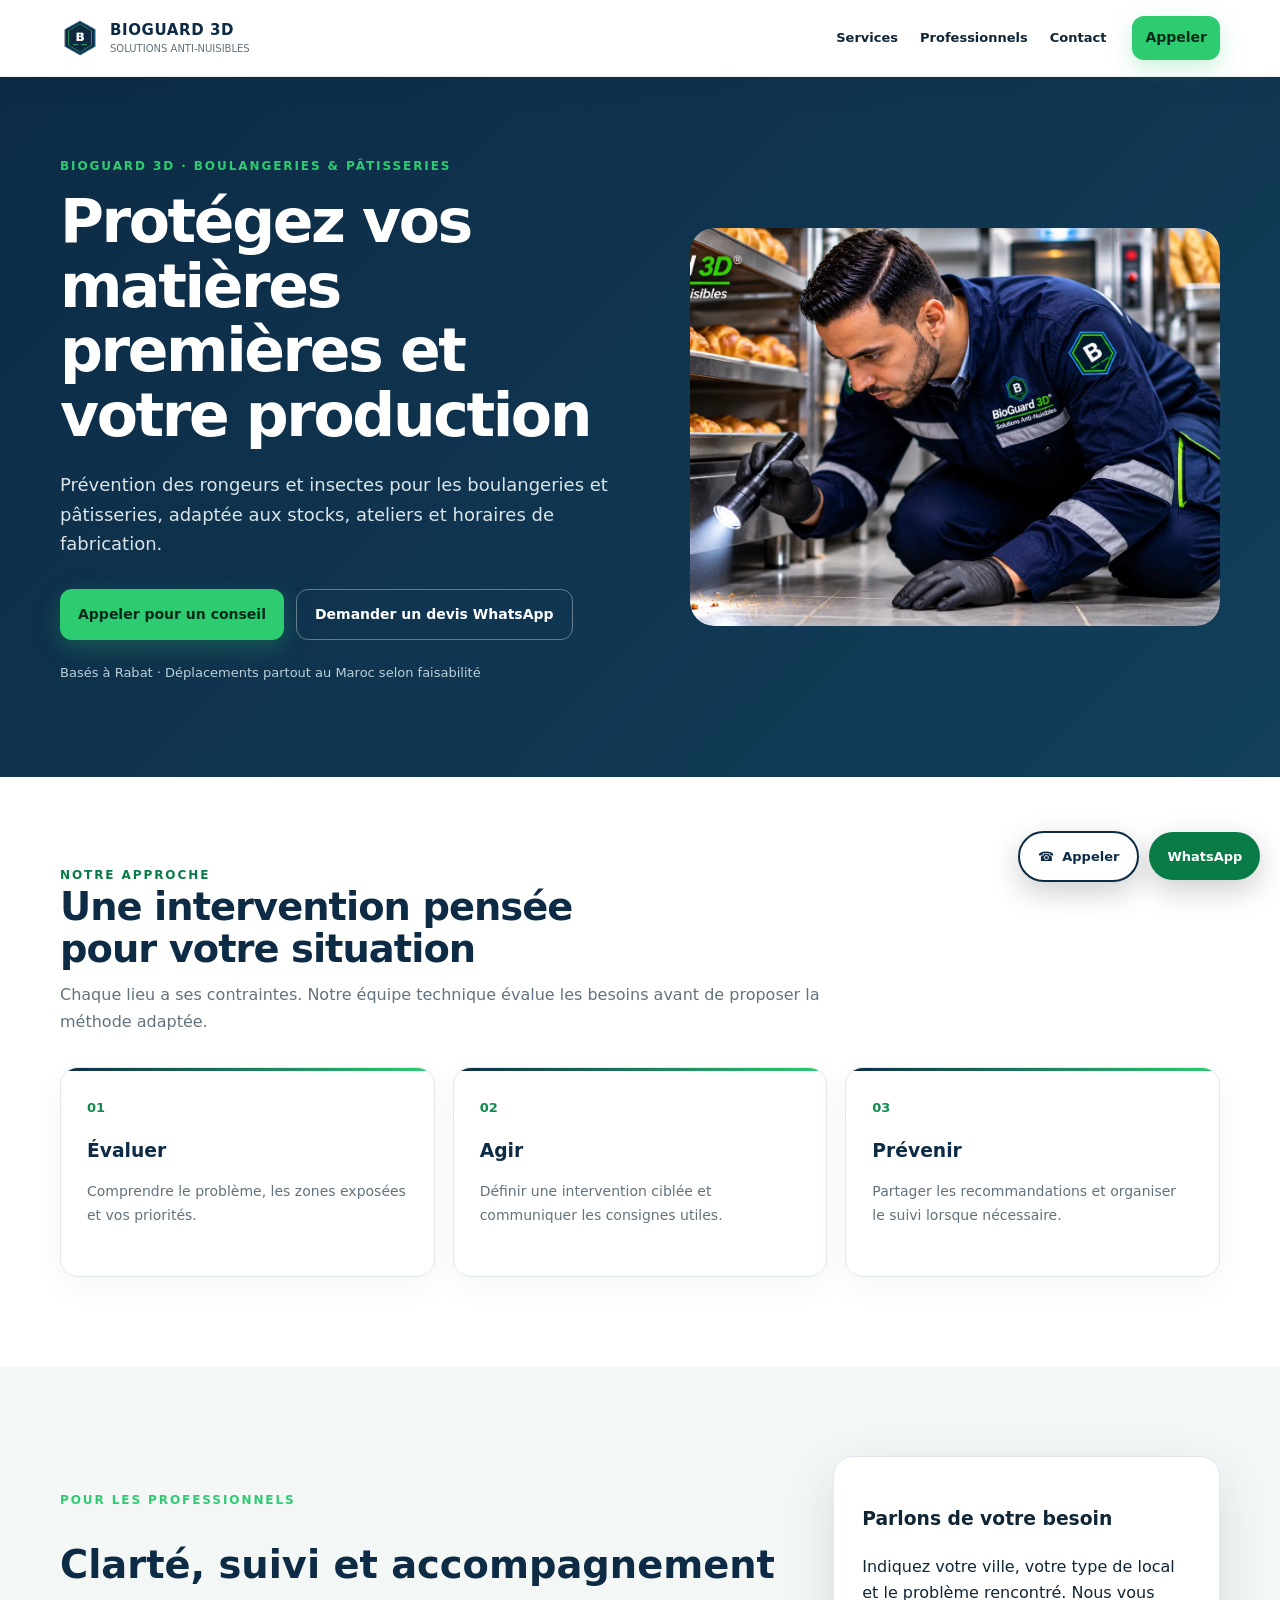
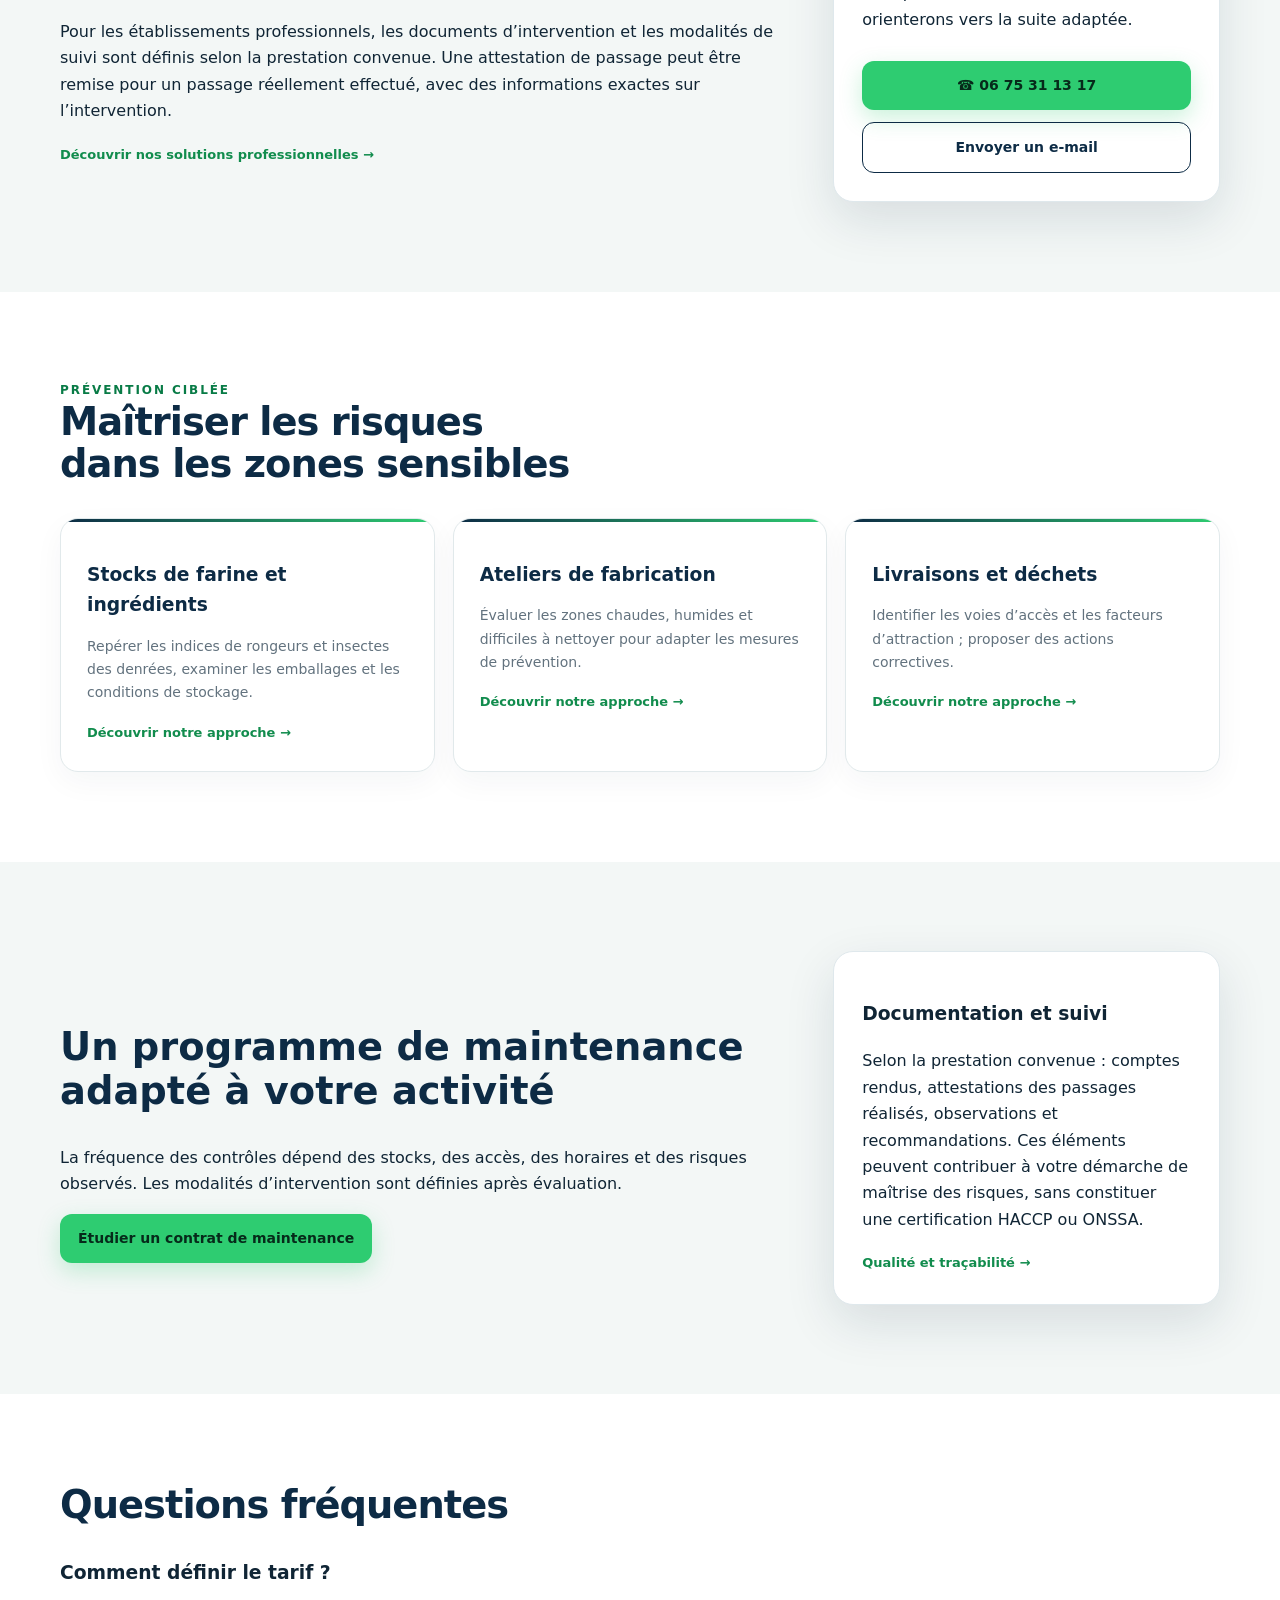
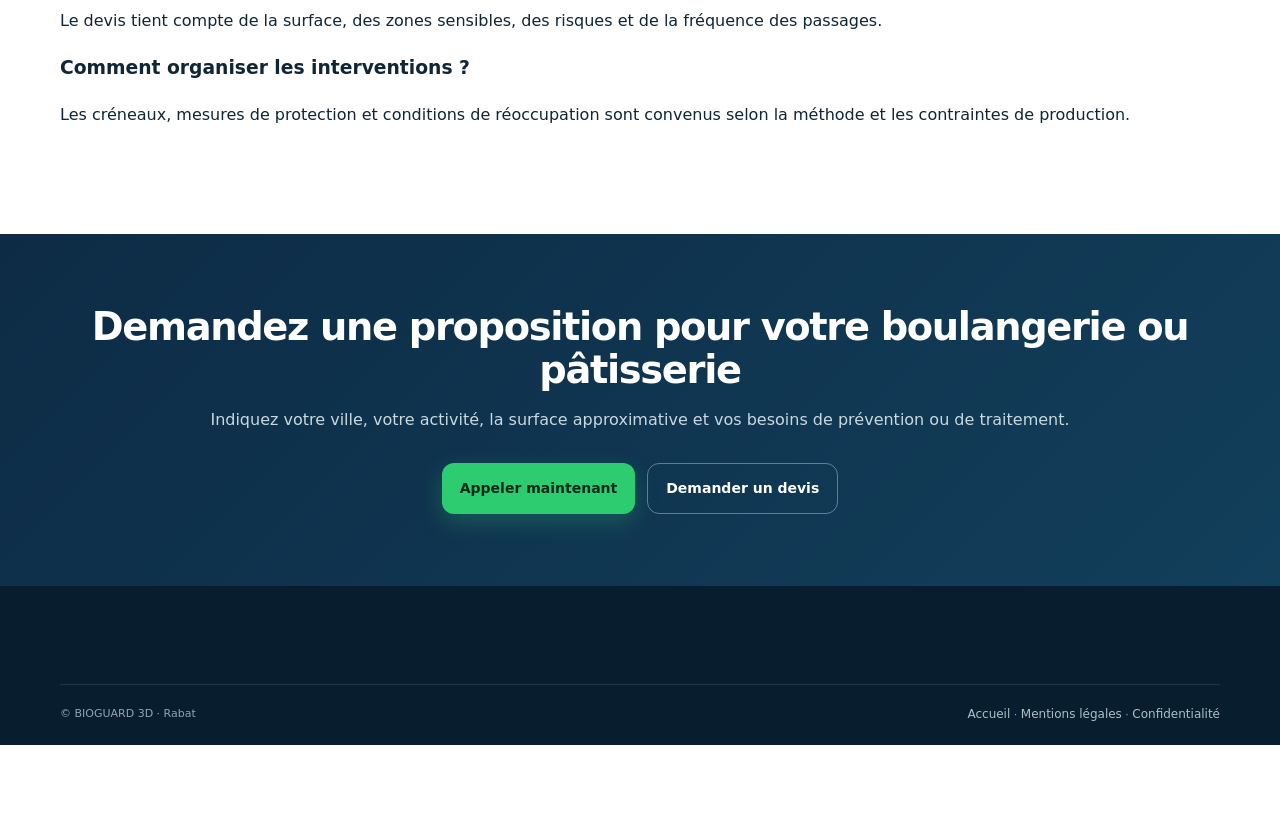
<file: boulangeries-patisseries.html>
<!doctype html>
<html lang="fr"><head><meta charset="utf-8"><meta name="viewport" content="width=device-width,initial-scale=1"><title>Dératisation et désinsectisation boulangeries et pâtisseries au Maroc | BIOGUARD 3D</title><meta name="description" content="Prévention des rongeurs et insectes pour les boulangeries et pâtisseries, adaptée aux stocks, ateliers et horaires de fabrication. Basés à Rabat, déplacements au Maroc selon faisabilité."><link rel="canonical" href="https://bioguard3d.com/boulangeries-patisseries"><meta name="theme-color" content="#0D2B45"><link rel="icon" type="image/svg+xml" href="favicon-mark.svg?v=6"><link rel="stylesheet" href="style.css"><meta property="og:type" content="website"><meta property="og:title" content="Dératisation et désinsectisation boulangeries et pâtisseries au Maroc | BIOGUARD 3D"><meta property="og:description" content="Prévention des rongeurs et insectes pour les boulangeries et pâtisseries, adaptée aux stocks, ateliers et horaires de fabrication. Basés à Rabat, déplacements au Maroc selon faisabilité."><meta property="og:image" content="https://bioguard3d.com/bioguard3d-og-premium.jpg"><meta property="og:locale" content="fr_MA"><meta property="og:site_name" content="BIOGUARD 3D"><meta property="og:url" content="https://bioguard3d.com/boulangeries-patisseries"><meta property="og:image:width" content="1200"><meta property="og:image:height" content="630"><meta name="twitter:card" content="summary_large_image"><meta name="twitter:title" content="Dératisation et désinsectisation boulangeries et pâtisseries au Maroc | BIOGUARD 3D"><meta name="twitter:description" content="Prévention des rongeurs et insectes pour les boulangeries et pâtisseries, adaptée aux stocks, ateliers et horaires de fabrication. Basés à Rabat, déplacements au Maroc selon faisabilité."><meta name="twitter:image" content="https://bioguard3d.com/bioguard3d-og-premium.jpg"></head>
<body class="inner-page"><a class="skip" href="#main">Aller au contenu</a><header class="site-header"><div class="container bar"><a class="brand" href="/"><img src="Noir%20Minimaliste%20Institut%20de%20Beaut%C3%A9%20Logo.svg" alt="BIOGUARD 3D" width="40" height="45"><span><strong>BIOGUARD 3D</strong><small>SOLUTIONS ANTI-NUISIBLES</small></span></a><nav class="inner-nav" aria-label="Navigation principale"><a href="/#services">Services</a><a href="/#professionnels">Professionnels</a><a href="/#contact">Contact</a></nav><a class="btn btn-primary btn-sm" href="tel:+212675311317">Appeler</a></div></header>
<main id="main"><section class="inner-hero"><div class="container inner-hero-grid"><div><p class="eyebrow">BIOGUARD 3D · Boulangeries &amp; pâtisseries</p><h1>Protégez vos matières premières et votre production</h1><p class="lead">Prévention des rongeurs et insectes pour les boulangeries et pâtisseries, adaptée aux stocks, ateliers et horaires de fabrication.</p><div class="actions"><a class="btn btn-primary" href="tel:+212675311317">Appeler pour un conseil</a><a class="btn btn-ghost-light" href="https://wa.me/212675311317?text=Bonjour%20BIOGUARD%203D%2C%20je%20souhaite%20un%20devis%20concernant%20%3A%20Boulangeries%20%26%20p%C3%A2tisseries" target="_blank" rel="noopener">Demander un devis WhatsApp</a></div><p class="hero-note">Basés à Rabat · Déplacements partout au Maroc selon faisabilité</p></div><div class="illustration-frame"><img src="images/boulangerie-v3.webp" width="640" height="500" alt="Visuel illustratif : inspection préventive dans une boulangerie professionnelle" fetchpriority="high" decoding="async"></div></div></section>
<section class="section"><div class="container"><div class="head"><p class="eyebrow">Notre approche</p><h2>Une intervention pensée pour votre situation</h2><p>Chaque lieu a ses contraintes. Notre équipe technique évalue les besoins avant de proposer la méthode adaptée.</p></div><div class="grid services"><article class="card"><span class="step-no">01</span><h3>Évaluer</h3><p>Comprendre le problème, les zones exposées et vos priorités.</p></article><article class="card"><span class="step-no">02</span><h3>Agir</h3><p>Définir une intervention ciblée et communiquer les consignes utiles.</p></article><article class="card"><span class="step-no">03</span><h3>Prévenir</h3><p>Partager les recommandations et organiser le suivi lorsque nécessaire.</p></article></div></div></section>
<section class="section alt"><div class="container inner-split"><div><p class="eyebrow">Pour les professionnels</p><h2>Clarté, suivi et accompagnement</h2><p>Pour les établissements professionnels, les documents d’intervention et les modalités de suivi sont définis selon la prestation convenue. Une attestation de passage peut être remise pour un passage réellement effectué, avec des informations exactes sur l’intervention.</p><a class="more" href="/#professionnels">Découvrir nos solutions professionnelles →</a></div><div class="inner-info"><h3>Parlons de votre besoin</h3><p>Indiquez votre ville, votre type de local et le problème rencontré. Nous vous orienterons vers la suite adaptée.</p><a class="btn btn-primary btn-block" href="tel:+212675311317">☎ 06 75 31 13 17</a><a class="btn btn-outline btn-block" href="mailto:service.bioguard3d@gmail.com?subject=Demande%20de%20devis%20%E2%80%94%20Boulangeries%20%26%20p%C3%A2tisseries">Envoyer un e-mail</a></div></div></section>
<section class="section"><div class="container"><div class="head"><p class="eyebrow">Prévention ciblée</p><h2>Maîtriser les risques dans les zones sensibles</h2></div><div class="grid services"><article class="card"><h3>Stocks de farine et ingrédients</h3><p>Repérer les indices de rongeurs et insectes des denrées, examiner les emballages et les conditions de stockage.</p><a class="more" href="/deratisation">Découvrir notre approche →</a></article><article class="card"><h3>Ateliers de fabrication</h3><p>Évaluer les zones chaudes, humides et difficiles à nettoyer pour adapter les mesures de prévention.</p><a class="more" href="/desinsectisation">Découvrir notre approche →</a></article><article class="card"><h3>Livraisons et déchets</h3><p>Identifier les voies d’accès et les facteurs d’attraction ; proposer des actions correctives.</p><a class="more" href="/qualite-tracabilite">Découvrir notre approche →</a></article></div></div></section><section class="section alt"><div class="container inner-split"><div><h2>Un programme de maintenance adapté à votre activité</h2><p>La fréquence des contrôles dépend des stocks, des accès, des horaires et des risques observés. Les modalités d’intervention sont définies après évaluation.</p><a class="btn btn-primary" href="/contrats-maintenance">Étudier un contrat de maintenance</a></div><div class="inner-info"><h3>Documentation et suivi</h3><p>Selon la prestation convenue : comptes rendus, attestations des passages réalisés, observations et recommandations. Ces éléments peuvent contribuer à votre démarche de maîtrise des risques, sans constituer une certification HACCP ou ONSSA.</p><a class="more" href="/qualite-tracabilite">Qualité et traçabilité →</a></div></div></section><section class="section"><div class="container"><div class="head"><h2>Questions fréquentes</h2></div><h3>Comment définir le tarif ?</h3><p>Le devis tient compte de la surface, des zones sensibles, des risques et de la fréquence des passages.</p><h3>Comment organiser les interventions ?</h3><p>Les créneaux, mesures de protection et conditions de réoccupation sont convenus selon la méthode et les contraintes de production.</p></div></section><section class="final"><div class="container"><h2>Demandez une proposition pour votre boulangerie ou pâtisserie</h2><p>Indiquez votre ville, votre activité, la surface approximative et vos besoins de prévention ou de traitement.</p><div class="actions center"><a class="btn btn-primary" href="tel:+212675311317">Appeler maintenant</a><a class="btn btn-ghost-light" href="https://wa.me/212675311317?text=Bonjour%2C%20je%20souhaite%20un%20devis%20anti-nuisibles%20pour%20votre%20boulangerie%20ou%20p%C3%A2tisserie" target="_blank" rel="noopener">Demander un devis</a></div></div></section></main>
<footer class="footer"><div class="container legal"><span>© BIOGUARD 3D · Rabat</span><span><a href="/">Accueil</a> · <a href="/mentions-legales">Mentions légales</a> · <a href="/politique-de-confidentialite">Confidentialité</a></span></div></footer><div class="contact-dock"><a class="dock-call" href="tel:+212675311317">☎ <span>Appeler</span></a><a class="dock-wa" href="https://wa.me/212675311317" target="_blank" rel="noopener"><span>WhatsApp</span></a></div></body></html>
</file>
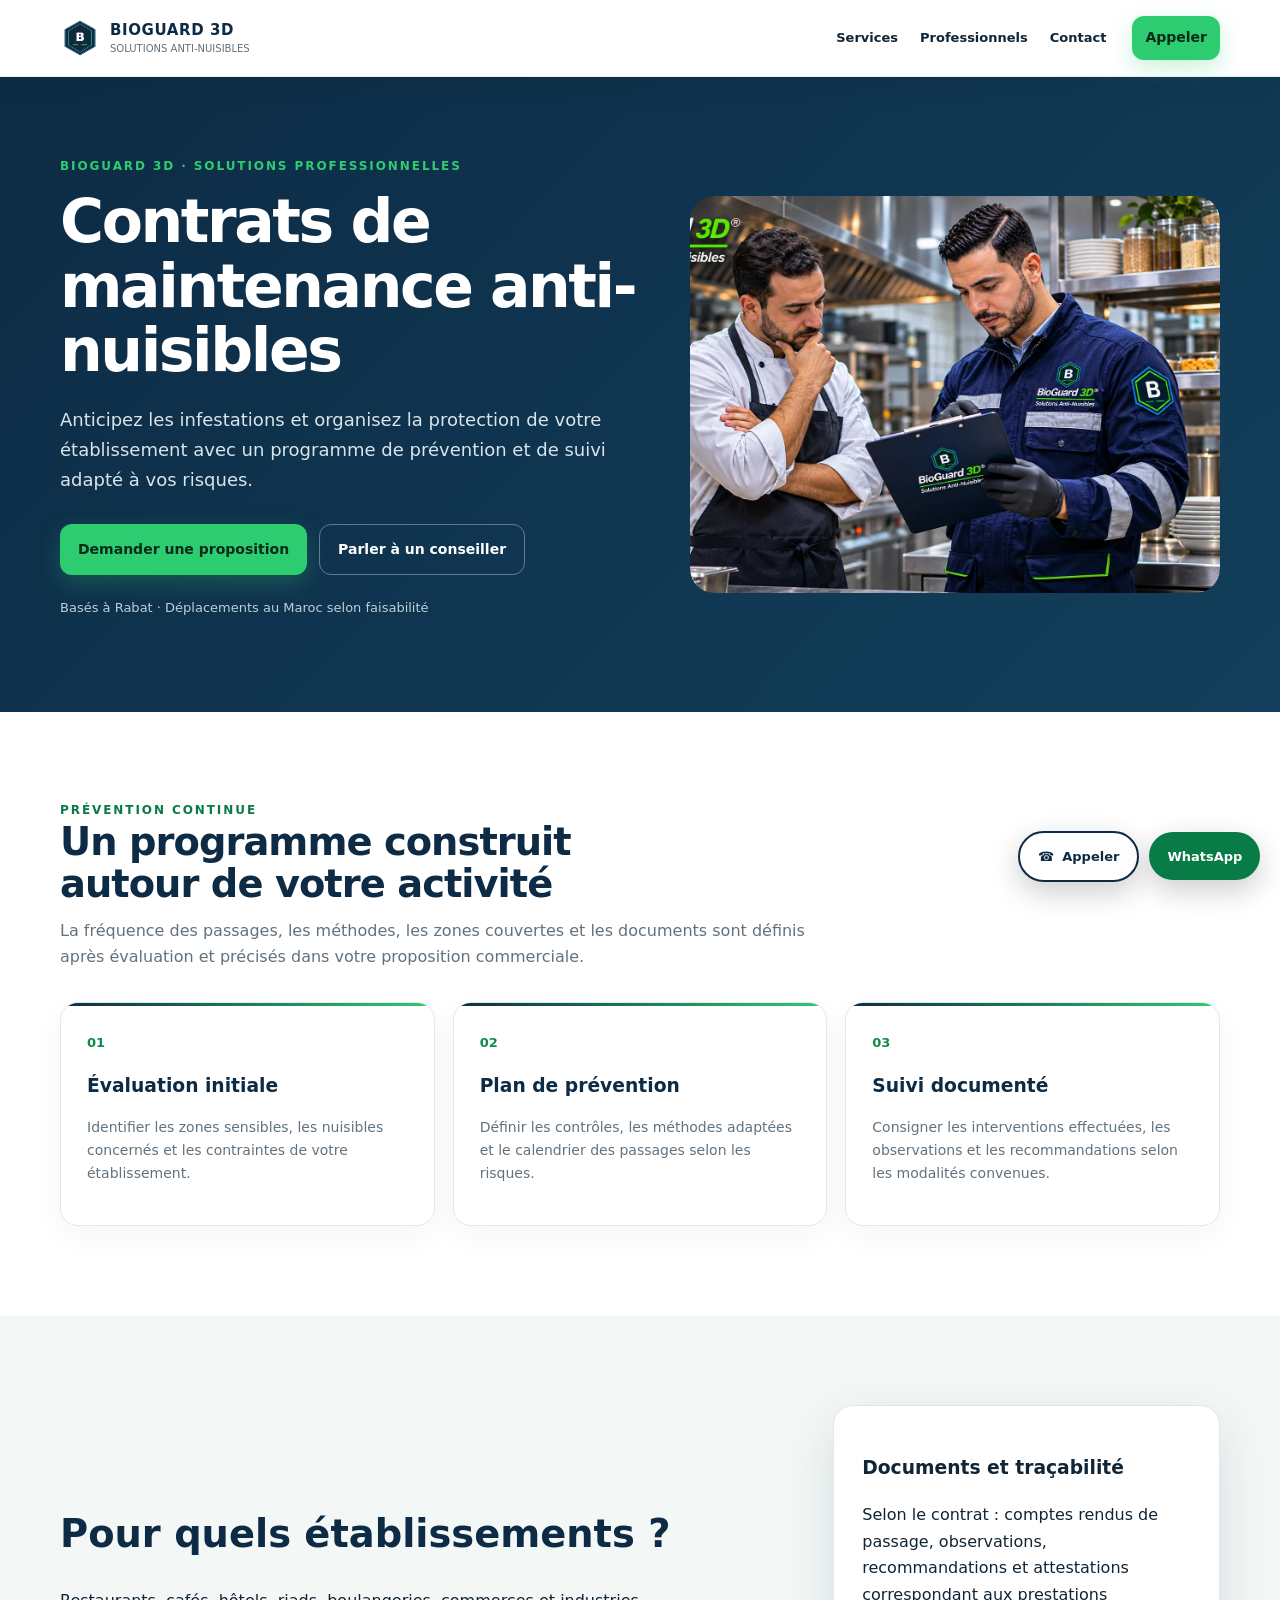
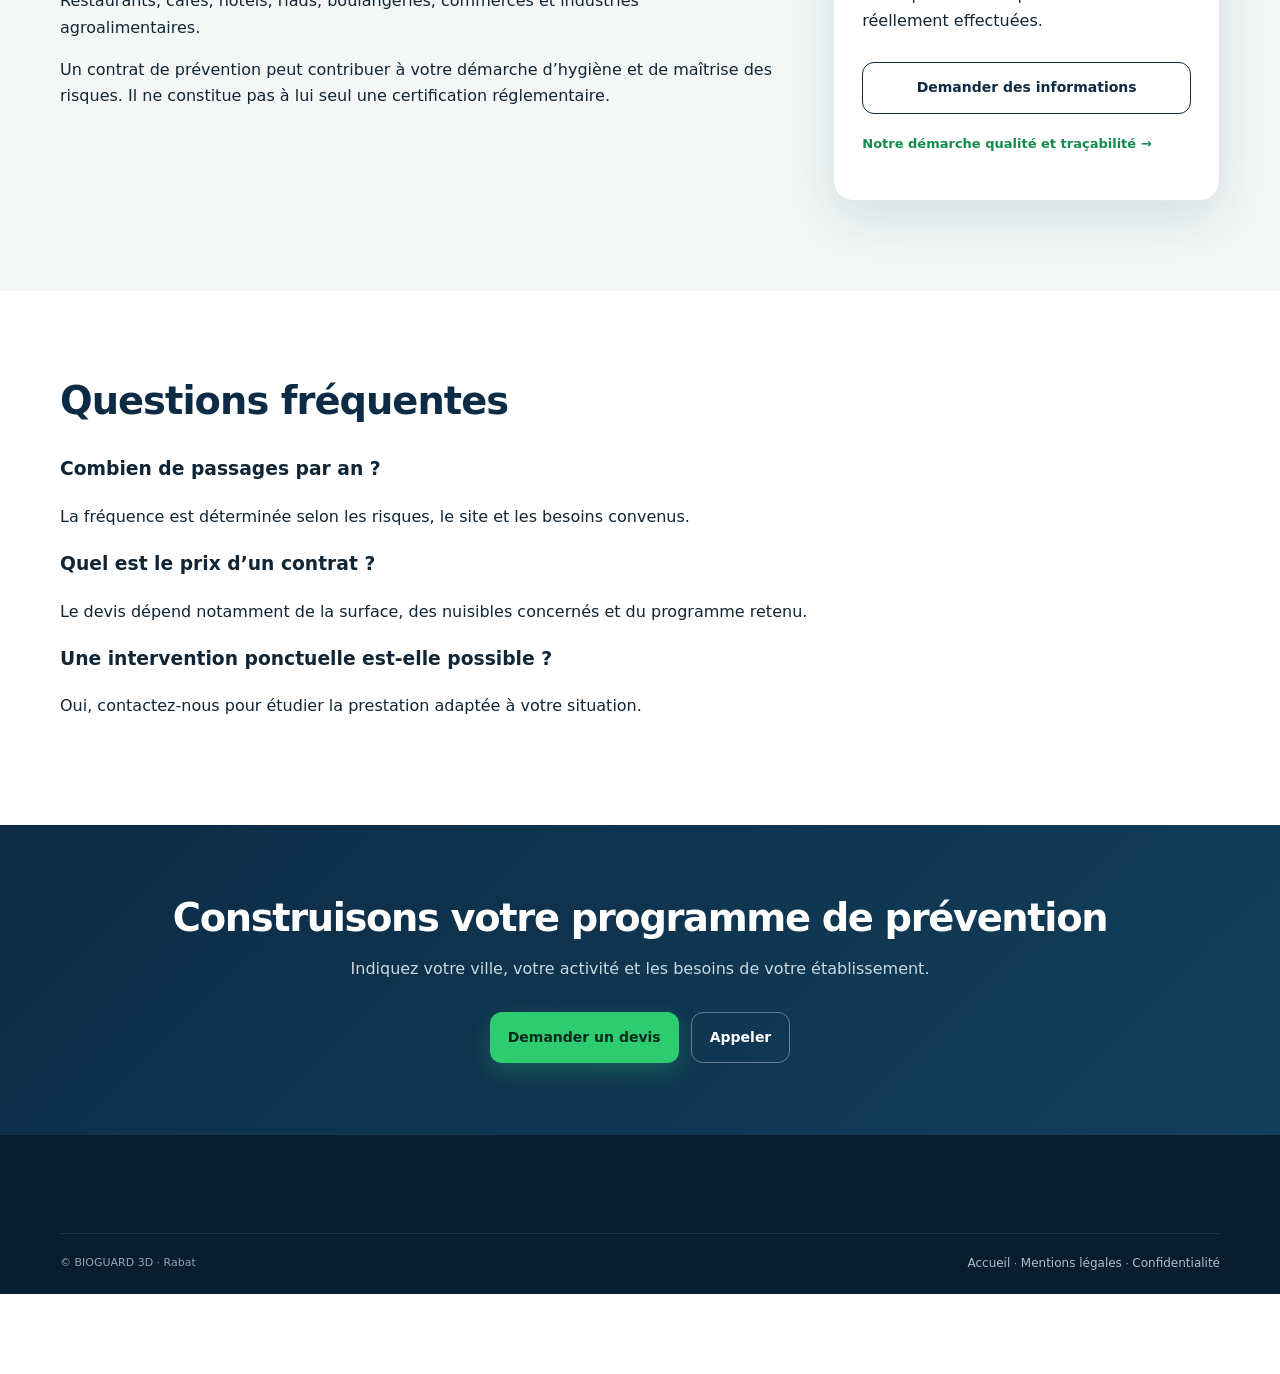
<file: contrats-maintenance.html>
<!doctype html>
<html lang="fr"><head><meta charset="utf-8"><meta name="viewport" content="width=device-width,initial-scale=1"><title>Contrat de maintenance anti-nuisibles au Maroc | BIOGUARD 3D</title><meta name="description" content="Prévention et suivi anti-nuisibles pour restaurants, hôtels, commerces et industries. Demandez une proposition de contrat adaptée à votre établissement."><link rel="canonical" href="https://bioguard3d.com/contrats-maintenance"><meta name="theme-color" content="#0D2B45"><link rel="icon" type="image/svg+xml" href="favicon-mark.svg?v=6"><link rel="stylesheet" href="style.css"><meta property="og:type" content="website"><meta property="og:title" content="Contrat de maintenance anti-nuisibles au Maroc | BIOGUARD 3D"><meta property="og:description" content="Prévention et suivi anti-nuisibles pour restaurants, hôtels, commerces et industries. Demandez une proposition de contrat adaptée à votre établissement."><meta property="og:image" content="https://bioguard3d.com/bioguard3d-og-premium.jpg"><meta property="og:locale" content="fr_MA"><meta property="og:site_name" content="BIOGUARD 3D"><meta property="og:url" content="https://bioguard3d.com/contrats-maintenance"><meta property="og:image:width" content="1200"><meta property="og:image:height" content="630"><meta name="twitter:card" content="summary_large_image"><meta name="twitter:title" content="Contrat de maintenance anti-nuisibles au Maroc | BIOGUARD 3D"><meta name="twitter:description" content="Prévention et suivi anti-nuisibles pour restaurants, hôtels, commerces et industries. Demandez une proposition de contrat adaptée à votre établissement."><meta name="twitter:image" content="https://bioguard3d.com/bioguard3d-og-premium.jpg"></head>
<body class="inner-page"><a class="skip" href="#main">Aller au contenu</a><header class="site-header"><div class="container bar"><a class="brand" href="/"><img src="Noir%20Minimaliste%20Institut%20de%20Beaut%C3%A9%20Logo.svg" alt="BIOGUARD 3D" width="40" height="45"><span><strong>BIOGUARD 3D</strong><small>SOLUTIONS ANTI-NUISIBLES</small></span></a><nav class="inner-nav" aria-label="Navigation principale"><a href="/#services">Services</a><a href="/#professionnels">Professionnels</a><a href="/#contact">Contact</a></nav><a class="btn btn-primary btn-sm" href="tel:+212675311317">Appeler</a></div></header>
<main id="main"><section class="inner-hero"><div class="container inner-hero-grid"><div><p class="eyebrow">BIOGUARD 3D · Solutions professionnelles</p><h1>Contrats de maintenance anti-nuisibles</h1><p class="lead">Anticipez les infestations et organisez la protection de votre établissement avec un programme de prévention et de suivi adapté à vos risques.</p><div class="actions"><a class="btn btn-primary" href="https://wa.me/212675311317?text=Bonjour%2C%20je%20souhaite%20une%20proposition%20de%20contrat%20anti-nuisibles">Demander une proposition</a><a class="btn btn-ghost-light" href="tel:+212675311317">Parler à un conseiller</a></div><p class="hero-note">Basés à Rabat · Déplacements au Maroc selon faisabilité</p></div><div class="illustration-frame"><img src="images/restaurants-v3.webp" width="640" height="500" alt="Visuel illustratif : consultation anti-nuisibles en restauration" decoding="async"></div></div></section><section class="section"><div class="container"><div class="head"><p class="eyebrow">Prévention continue</p><h2>Un programme construit autour de votre activité</h2><p>La fréquence des passages, les méthodes, les zones couvertes et les documents sont définis après évaluation et précisés dans votre proposition commerciale.</p></div><div class="grid services"><article class="card"><span class="step-no">01</span><h3>Évaluation initiale</h3><p>Identifier les zones sensibles, les nuisibles concernés et les contraintes de votre établissement.</p></article><article class="card"><span class="step-no">02</span><h3>Plan de prévention</h3><p>Définir les contrôles, les méthodes adaptées et le calendrier des passages selon les risques.</p></article><article class="card"><span class="step-no">03</span><h3>Suivi documenté</h3><p>Consigner les interventions effectuées, les observations et les recommandations selon les modalités convenues.</p></article></div></div></section><section class="section alt"><div class="container inner-split"><div><h2>Pour quels établissements ?</h2><p>Restaurants, cafés, hôtels, riads, boulangeries, commerces et industries agroalimentaires.</p><p>Un contrat de prévention peut contribuer à votre démarche d’hygiène et de maîtrise des risques. Il ne constitue pas à lui seul une certification réglementaire.</p></div><div class="inner-info"><h3>Documents et traçabilité</h3><p>Selon le contrat : comptes rendus de passage, observations, recommandations et attestations correspondant aux prestations réellement effectuées.</p><a class="btn btn-outline btn-block" href="mailto:service.bioguard3d@gmail.com?subject=Demande%20de%20contrat%20anti-nuisibles">Demander des informations</a><p><a class="more" href="/qualite-tracabilite">Notre démarche qualité et traçabilité →</a></p></div></div></section><section class="section"><div class="container"><div class="head"><h2>Questions fréquentes</h2></div><h3>Combien de passages par an ?</h3><p>La fréquence est déterminée selon les risques, le site et les besoins convenus.</p><h3>Quel est le prix d’un contrat ?</h3><p>Le devis dépend notamment de la surface, des nuisibles concernés et du programme retenu.</p><h3>Une intervention ponctuelle est-elle possible ?</h3><p>Oui, contactez-nous pour étudier la prestation adaptée à votre situation.</p></div></section><section class="final"><div class="container"><h2>Construisons votre programme de prévention</h2><p>Indiquez votre ville, votre activité et les besoins de votre établissement.</p><div class="actions center"><a class="btn btn-primary" href="https://wa.me/212675311317?text=Bonjour%2C%20je%20souhaite%20un%20devis%20pour%20un%20contrat%20anti-nuisibles">Demander un devis</a><a class="btn btn-ghost-light" href="tel:+212675311317">Appeler</a></div></div></section></main><footer class="footer"><div class="container legal"><span>© BIOGUARD 3D · Rabat</span><span><a href="/">Accueil</a> · <a href="/mentions-legales">Mentions légales</a> · <a href="/politique-de-confidentialite">Confidentialité</a></span></div></footer><div class="contact-dock"><a class="dock-call" href="tel:+212675311317">☎ <span>Appeler</span></a><a class="dock-wa" href="https://wa.me/212675311317" target="_blank" rel="noopener"><span>WhatsApp</span></a></div></body></html>
</file>
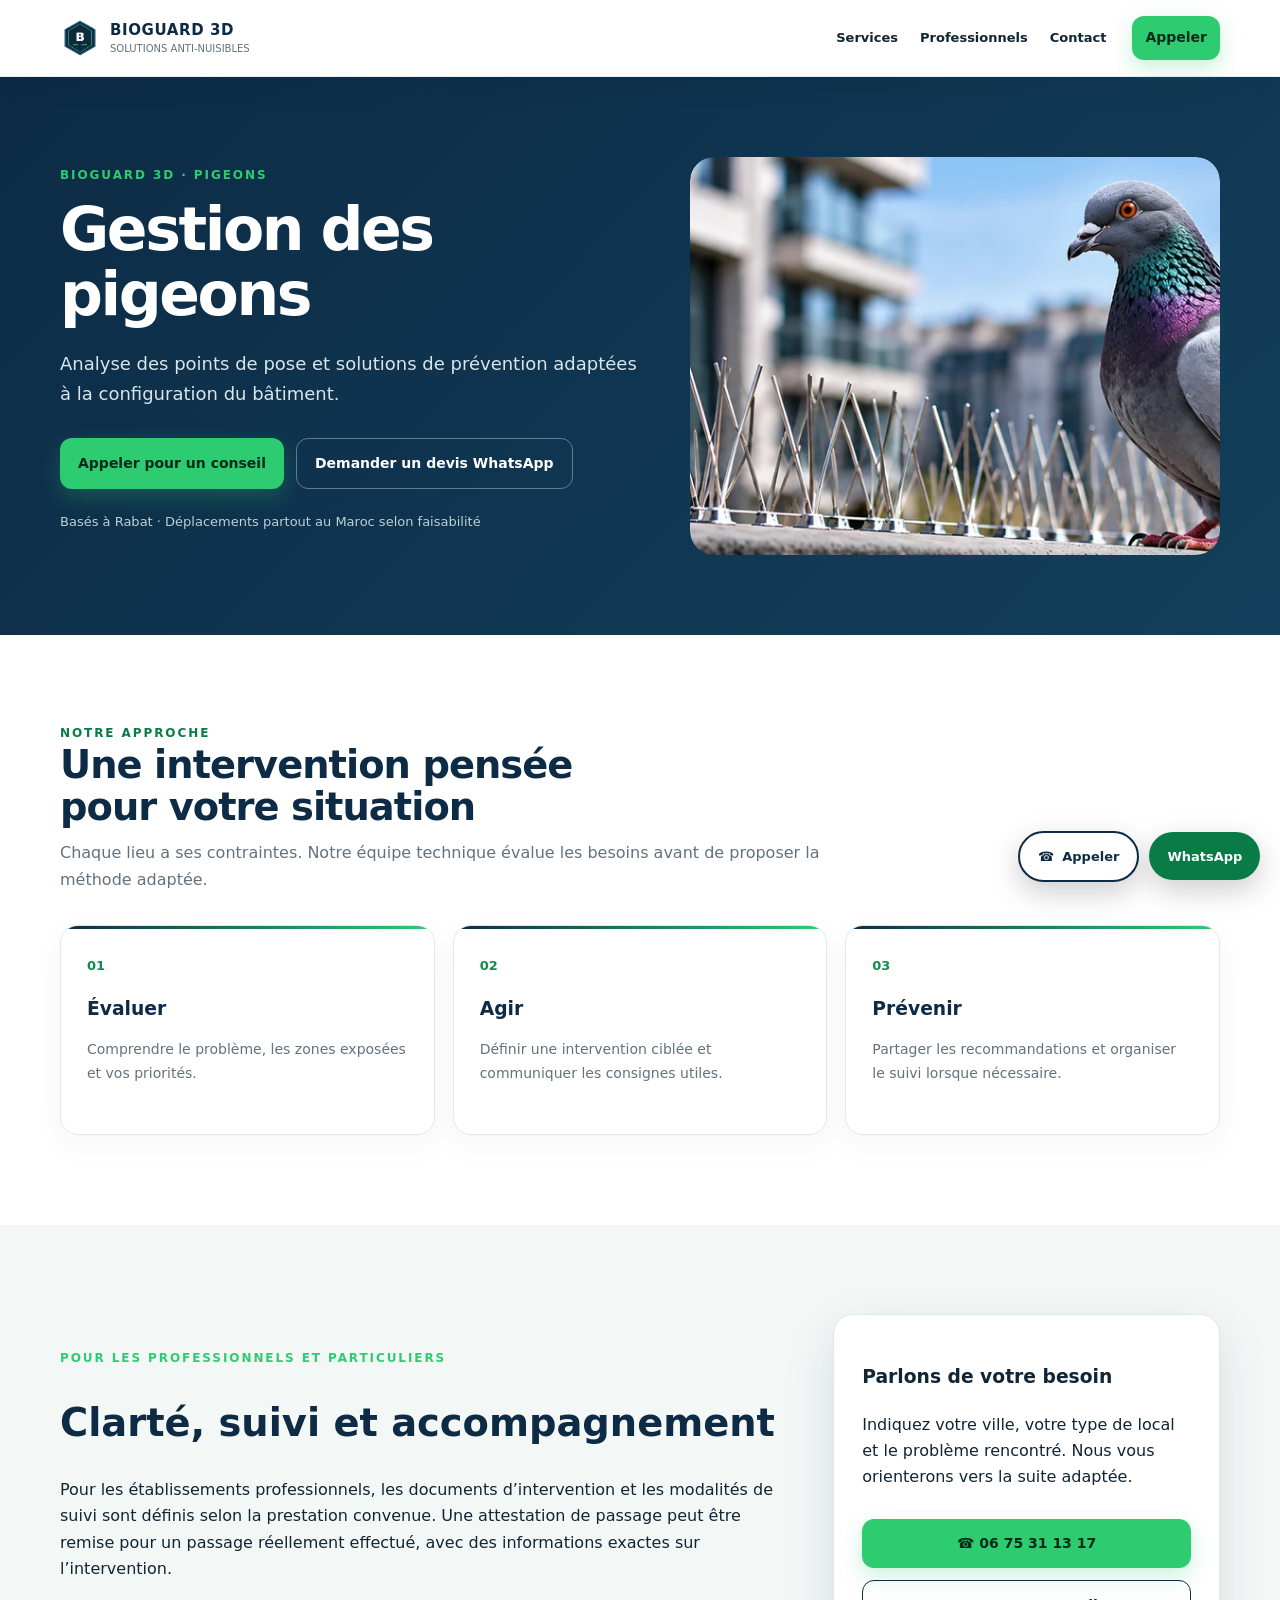
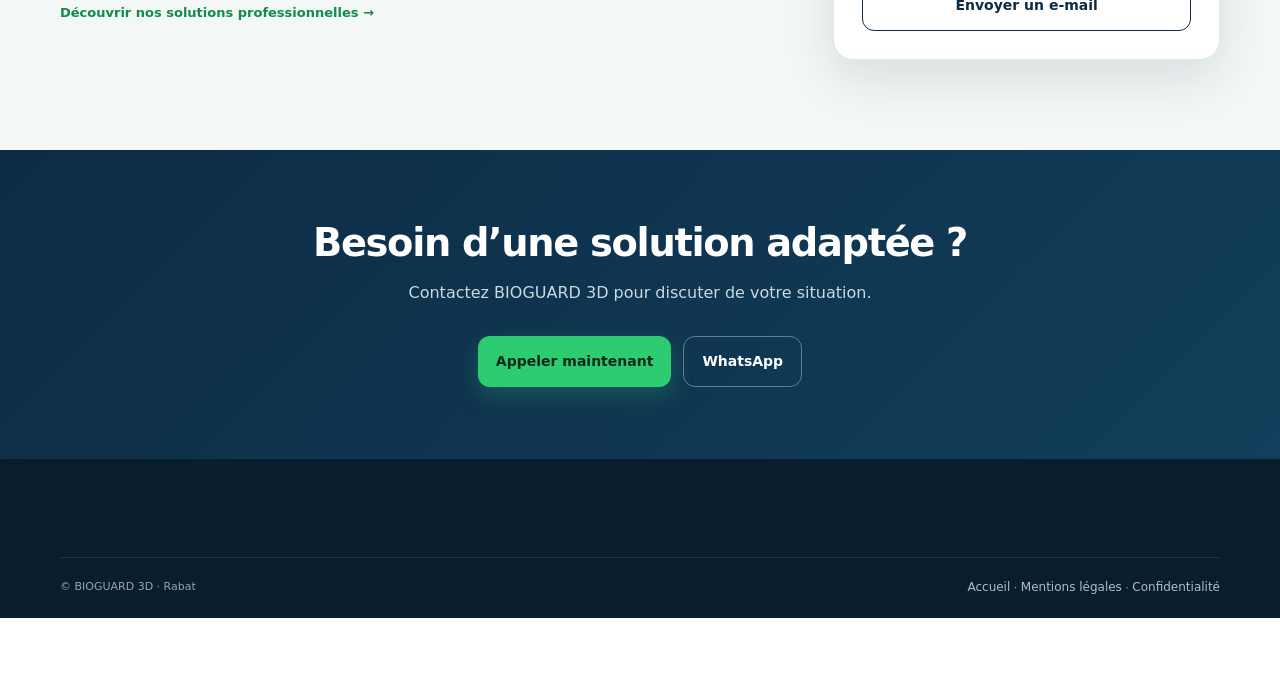
<file: depigeonnage.html>
<!doctype html>
<html lang="fr"><head><meta charset="utf-8"><meta name="viewport" content="width=device-width,initial-scale=1"><title>Dépigeonnage au Maroc | BIOGUARD 3D</title><meta name="description" content="Analyse des points de pose et solutions de prévention adaptées à la configuration du bâtiment. Contactez BIOGUARD 3D pour une évaluation et un devis partout au Maroc, selon faisabilité."><link rel="canonical" href="https://bioguard3d.com/depigeonnage"><meta name="theme-color" content="#0D2B45"><link rel="icon" type="image/svg+xml" href="favicon-mark.svg?v=6"><link rel="stylesheet" href="style.css"><meta property="og:type" content="website"><meta property="og:title" content="Dépigeonnage au Maroc | BIOGUARD 3D"><meta property="og:description" content="Analyse des points de pose et solutions de prévention adaptées à la configuration du bâtiment."><meta property="og:image" content="https://bioguard3d.com/bioguard3d-og-premium.jpg"><meta property="og:locale" content="fr_MA"><meta property="og:site_name" content="BIOGUARD 3D"><meta property="og:url" content="https://bioguard3d.com/depigeonnage"><meta property="og:image:width" content="1200"><meta property="og:image:height" content="630"><meta name="twitter:card" content="summary_large_image"><meta name="twitter:title" content="Dépigeonnage au Maroc | BIOGUARD 3D"><meta name="twitter:description" content="Analyse des points de pose et solutions de prévention adaptées à la configuration du bâtiment."><meta name="twitter:image" content="https://bioguard3d.com/bioguard3d-og-premium.jpg"></head>
<body class="inner-page"><a class="skip" href="#main">Aller au contenu</a><header class="site-header"><div class="container bar"><a class="brand" href="/"><img src="Noir%20Minimaliste%20Institut%20de%20Beaut%C3%A9%20Logo.svg" alt="BIOGUARD 3D" width="40" height="45"><span><strong>BIOGUARD 3D</strong><small>SOLUTIONS ANTI-NUISIBLES</small></span></a><nav class="inner-nav" aria-label="Navigation principale"><a href="/#services">Services</a><a href="/#professionnels">Professionnels</a><a href="/#contact">Contact</a></nav><a class="btn btn-primary btn-sm" href="tel:+212675311317">Appeler</a></div></header>
<main id="main"><section class="inner-hero"><div class="container inner-hero-grid"><div><p class="eyebrow">BIOGUARD 3D · Pigeons</p><h1>Gestion des pigeons</h1><p class="lead">Analyse des points de pose et solutions de prévention adaptées à la configuration du bâtiment.</p><div class="actions"><a class="btn btn-primary" href="tel:+212675311317">Appeler pour un conseil</a><a class="btn btn-ghost-light" href="https://wa.me/212675311317?text=Bonjour%20BIOGUARD%203D%2C%20je%20souhaite%20un%20devis%20concernant%20%3A%20Pigeons" target="_blank" rel="noopener">Demander un devis WhatsApp</a></div><p class="hero-note">Basés à Rabat · Déplacements partout au Maroc selon faisabilité</p></div><div class="illustration-frame"><img src="images/depigeonnage-photo-site.webp" width="1040" height="420" alt="Pigeon sur une corniche équipée de dispositifs anti-perchoir — illustration du dépigeonnage" decoding="async"></div></div></section>
<section class="section"><div class="container"><div class="head"><p class="eyebrow">Notre approche</p><h2>Une intervention pensée pour votre situation</h2><p>Chaque lieu a ses contraintes. Notre équipe technique évalue les besoins avant de proposer la méthode adaptée.</p></div><div class="grid services"><article class="card"><span class="step-no">01</span><h3>Évaluer</h3><p>Comprendre le problème, les zones exposées et vos priorités.</p></article><article class="card"><span class="step-no">02</span><h3>Agir</h3><p>Définir une intervention ciblée et communiquer les consignes utiles.</p></article><article class="card"><span class="step-no">03</span><h3>Prévenir</h3><p>Partager les recommandations et organiser le suivi lorsque nécessaire.</p></article></div></div></section>
<section class="section alt"><div class="container inner-split"><div><p class="eyebrow">Pour les professionnels et particuliers</p><h2>Clarté, suivi et accompagnement</h2><p>Pour les établissements professionnels, les documents d’intervention et les modalités de suivi sont définis selon la prestation convenue. Une attestation de passage peut être remise pour un passage réellement effectué, avec des informations exactes sur l’intervention.</p><a class="more" href="/#professionnels">Découvrir nos solutions professionnelles →</a></div><div class="inner-info"><h3>Parlons de votre besoin</h3><p>Indiquez votre ville, votre type de local et le problème rencontré. Nous vous orienterons vers la suite adaptée.</p><a class="btn btn-primary btn-block" href="tel:+212675311317">☎ 06 75 31 13 17</a><a class="btn btn-outline btn-block" href="mailto:service.bioguard3d@gmail.com?subject=Demande%20de%20devis%20%E2%80%94%20Pigeons">Envoyer un e-mail</a></div></div></section>
<section class="final"><div class="container"><h2>Besoin d’une solution adaptée ?</h2><p>Contactez BIOGUARD 3D pour discuter de votre situation.</p><div class="actions center"><a class="btn btn-primary" href="tel:+212675311317">Appeler maintenant</a><a class="btn btn-ghost-light" href="https://wa.me/212675311317" target="_blank" rel="noopener">WhatsApp</a></div></div></section></main>
<footer class="footer"><div class="container legal"><span>© BIOGUARD 3D · Rabat</span><span><a href="/">Accueil</a> · <a href="/mentions-legales">Mentions légales</a> · <a href="/politique-de-confidentialite">Confidentialité</a></span></div></footer><div class="contact-dock"><a class="dock-call" href="tel:+212675311317">☎ <span>Appeler</span></a><a class="dock-wa" href="https://wa.me/212675311317" target="_blank" rel="noopener"><span>WhatsApp</span></a></div></body></html>
</file>
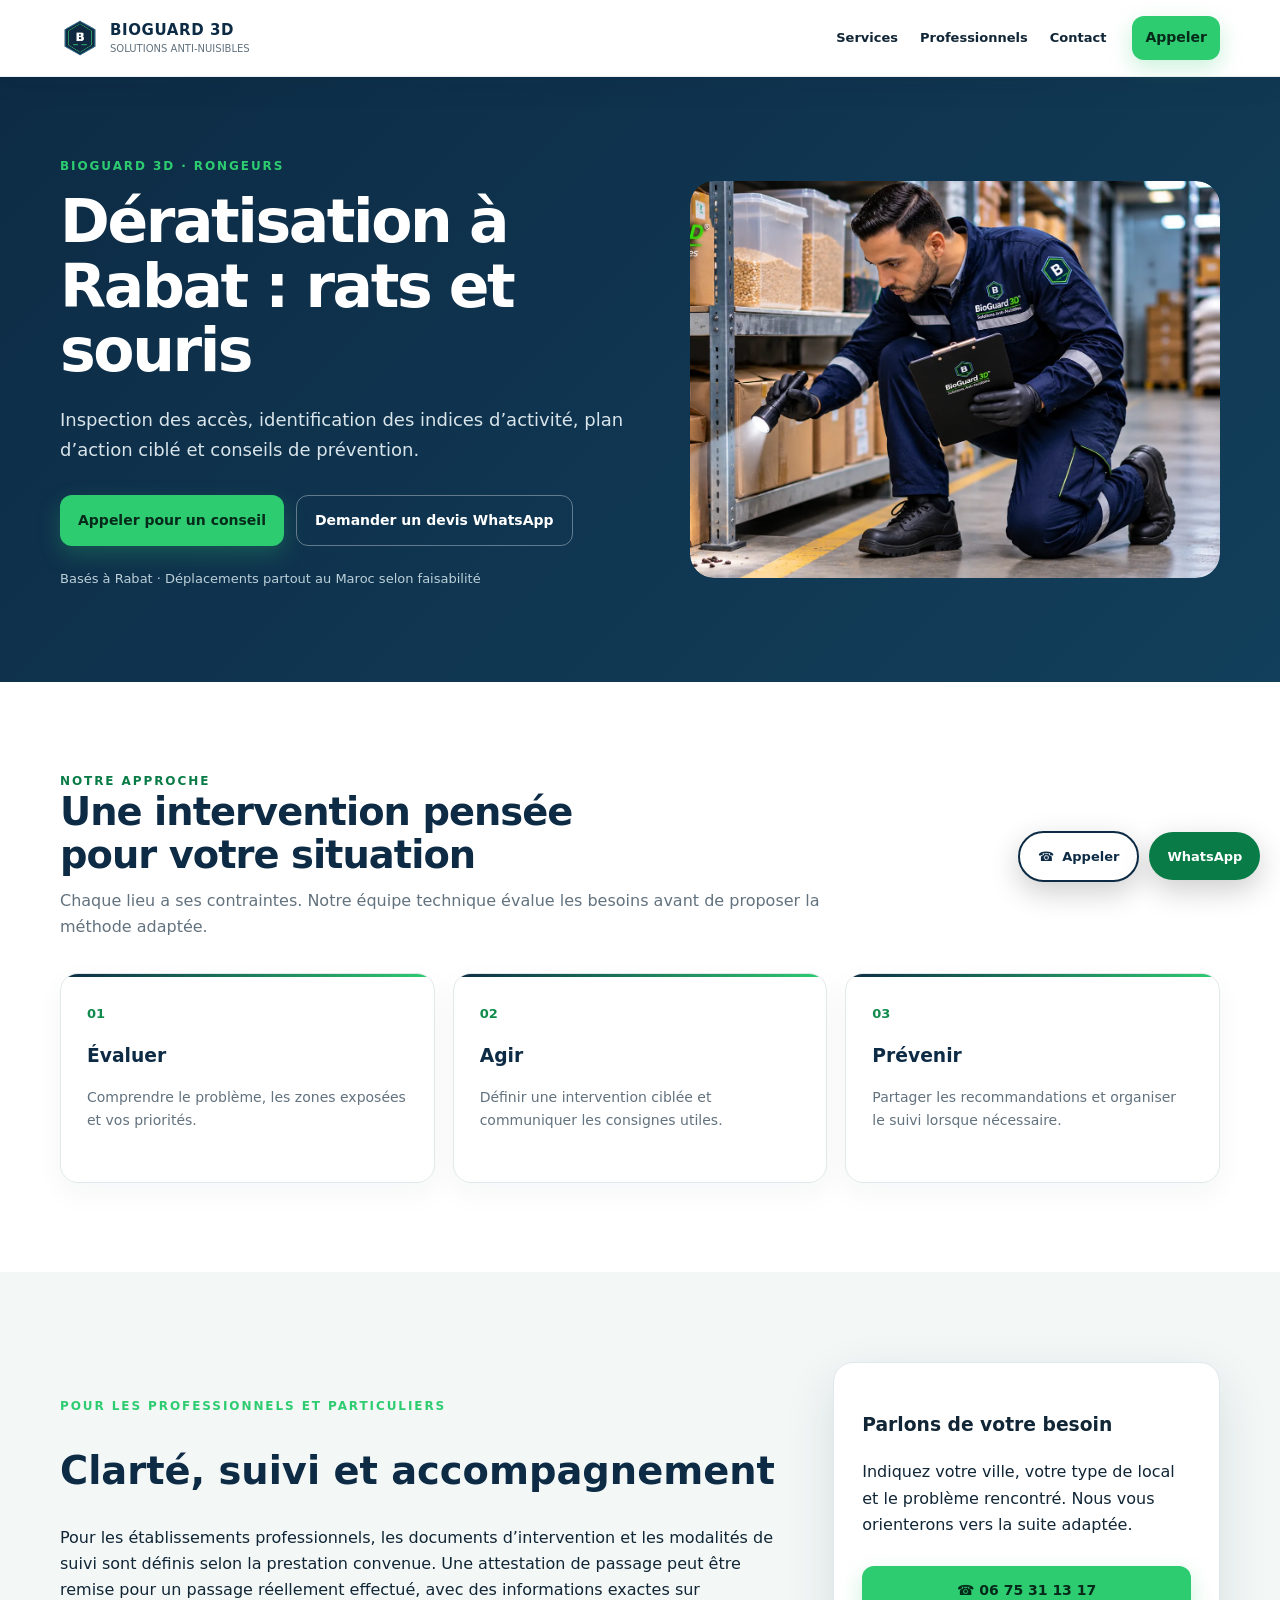
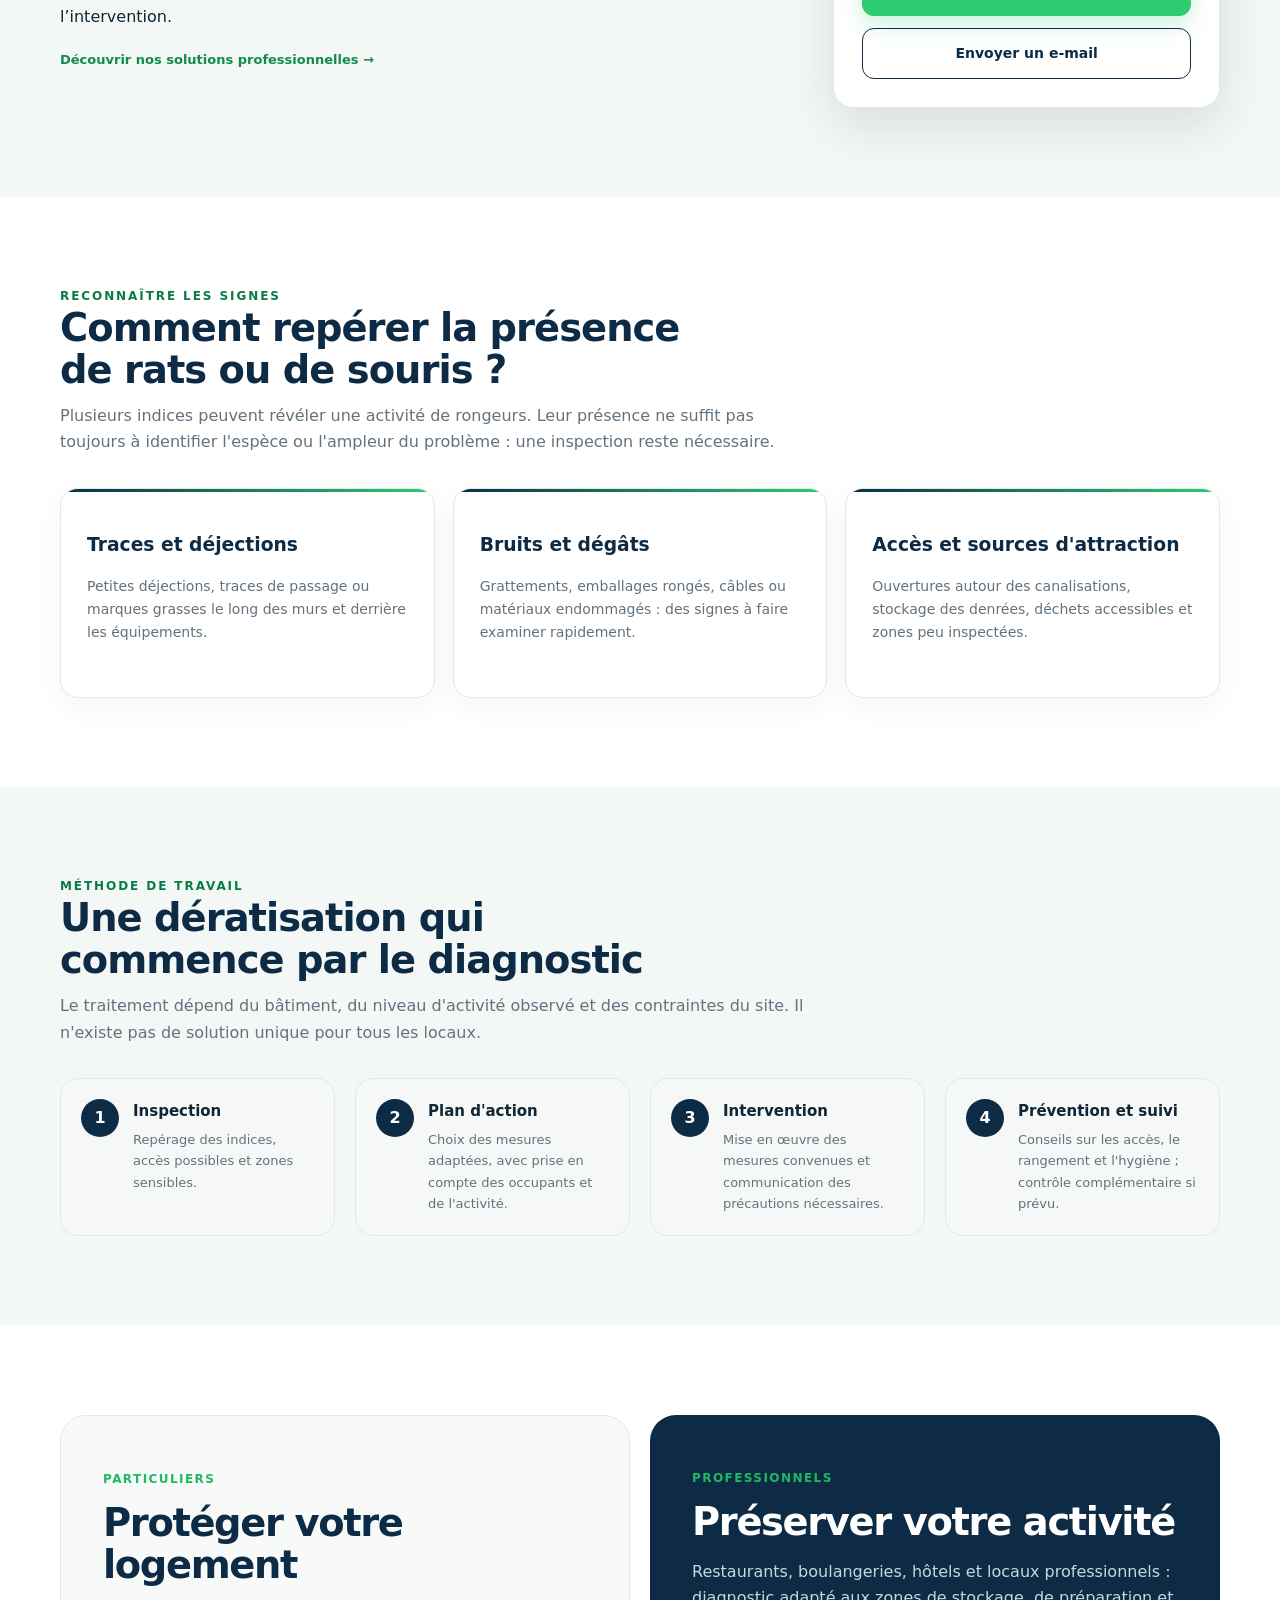
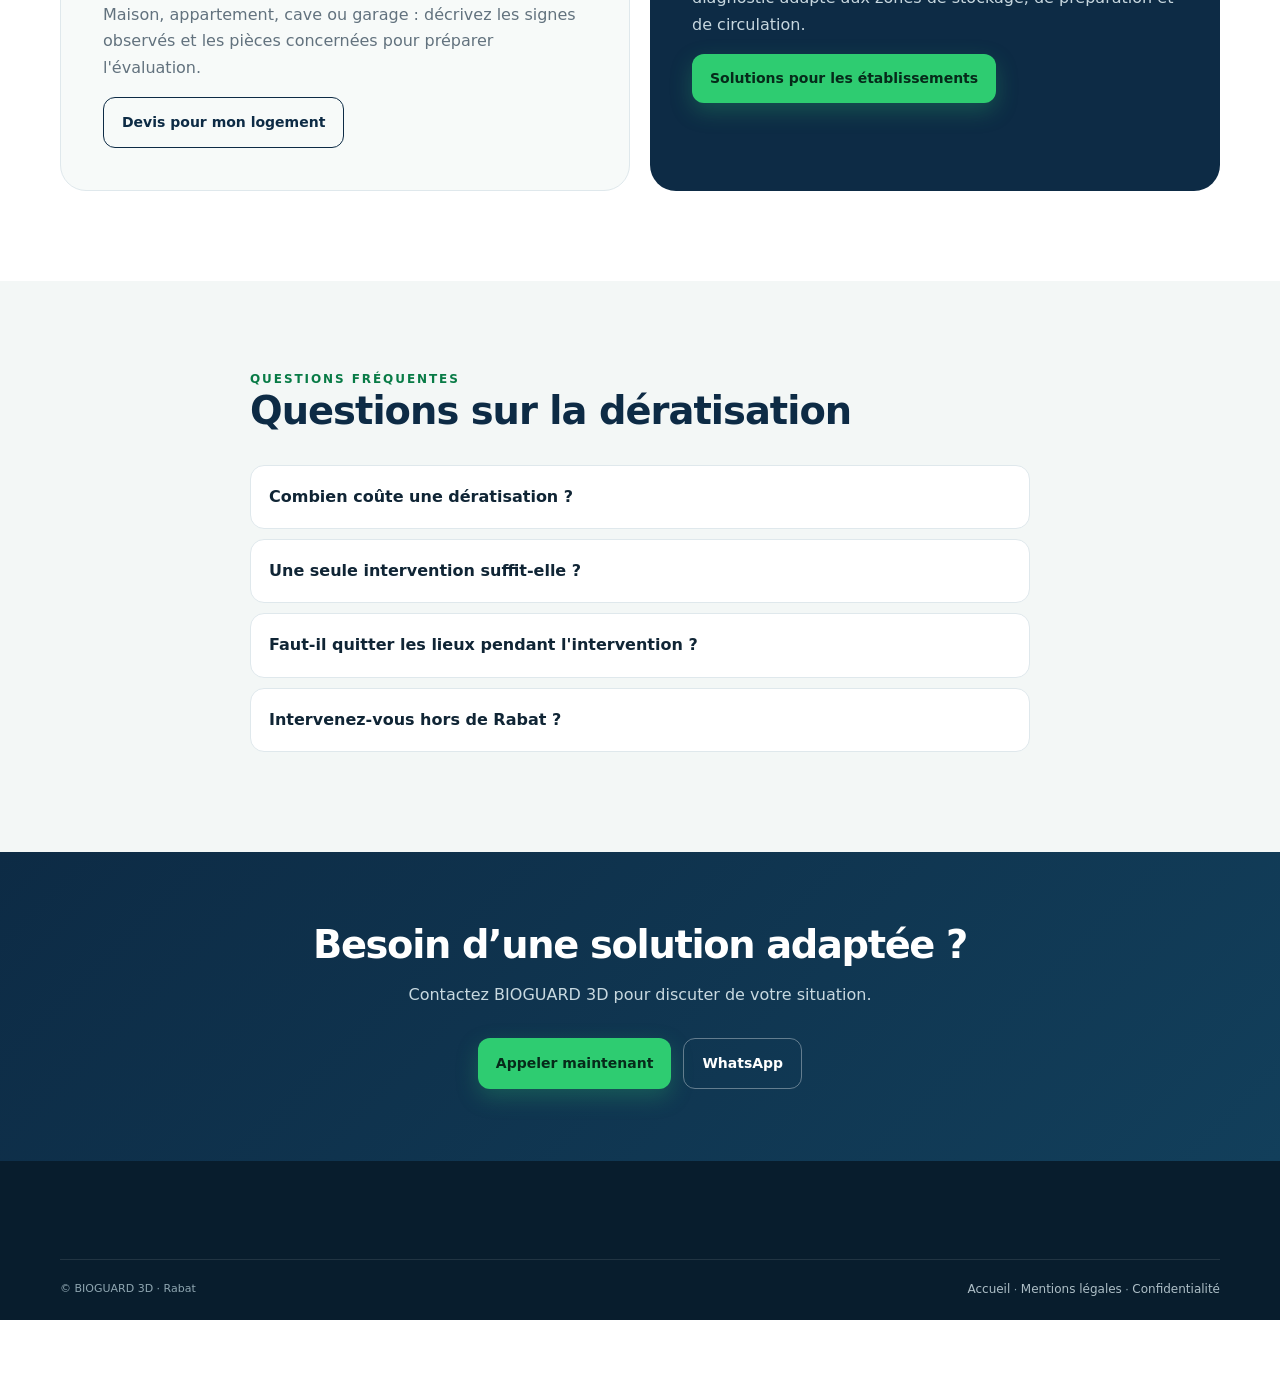
<file: deratisation.html>
<!doctype html>
<html lang="fr"><head><meta charset="utf-8"><meta name="viewport" content="width=device-width,initial-scale=1"><title>Dératisation à Rabat : rats et souris | BIOGUARD 3D</title><meta name="description" content="Dératisation à Rabat, Salé et environs : repérage des rats et souris, inspection des accès, plan d’action adapté et prévention. Demandez un devis BIOGUARD 3D."><link rel="canonical" href="https://bioguard3d.com/deratisation"><meta name="theme-color" content="#0D2B45"><link rel="icon" type="image/svg+xml" href="favicon-mark.svg?v=6"><link rel="stylesheet" href="style.css"><meta property="og:type" content="website"><meta property="og:title" content="Dératisation au Maroc | BIOGUARD 3D"><meta property="og:description" content="Inspection des accès, identification des indices d’activité, plan d’action ciblé et conseils de prévention."><meta property="og:image" content="https://bioguard3d.com/bioguard3d-og-premium.jpg"><meta property="og:locale" content="fr_MA"><meta property="og:site_name" content="BIOGUARD 3D"><meta property="og:url" content="https://bioguard3d.com/deratisation"><meta property="og:image:width" content="1200"><meta property="og:image:height" content="630"><meta name="twitter:card" content="summary_large_image"><meta name="twitter:title" content="Dératisation au Maroc | BIOGUARD 3D"><meta name="twitter:description" content="Inspection des accès, identification des indices d’activité, plan d’action ciblé et conseils de prévention."><meta name="twitter:image" content="https://bioguard3d.com/bioguard3d-og-premium.jpg"></head>
<body class="inner-page"><a class="skip" href="#main">Aller au contenu</a><header class="site-header"><div class="container bar"><a class="brand" href="/"><img src="Noir%20Minimaliste%20Institut%20de%20Beaut%C3%A9%20Logo.svg" alt="BIOGUARD 3D" width="40" height="45"><span><strong>BIOGUARD 3D</strong><small>SOLUTIONS ANTI-NUISIBLES</small></span></a><nav class="inner-nav" aria-label="Navigation principale"><a href="/#services">Services</a><a href="/#professionnels">Professionnels</a><a href="/#contact">Contact</a></nav><a class="btn btn-primary btn-sm" href="tel:+212675311317">Appeler</a></div></header>
<main id="main"><section class="inner-hero"><div class="container inner-hero-grid"><div><p class="eyebrow">BIOGUARD 3D · Rongeurs</p><h1>Dératisation à Rabat : rats et souris</h1><p class="lead">Inspection des accès, identification des indices d’activité, plan d’action ciblé et conseils de prévention.</p><div class="actions"><a class="btn btn-primary" href="tel:+212675311317">Appeler pour un conseil</a><a class="btn btn-ghost-light" href="https://wa.me/212675311317?text=Bonjour%20BIOGUARD%203D%2C%20je%20souhaite%20un%20devis%20concernant%20%3A%20Rongeurs" target="_blank" rel="noopener">Demander un devis WhatsApp</a></div><p class="hero-note">Basés à Rabat · Déplacements partout au Maroc selon faisabilité</p></div><div class="illustration-frame"><img src="images/deratisation-v3.webp" width="960" height="700" alt="Visuel illustratif : inspection des traces de rongeurs dans un espace de stockage" decoding="async"></div></div></section>
<section class="section"><div class="container"><div class="head"><p class="eyebrow">Notre approche</p><h2>Une intervention pensée pour votre situation</h2><p>Chaque lieu a ses contraintes. Notre équipe technique évalue les besoins avant de proposer la méthode adaptée.</p></div><div class="grid services"><article class="card"><span class="step-no">01</span><h3>Évaluer</h3><p>Comprendre le problème, les zones exposées et vos priorités.</p></article><article class="card"><span class="step-no">02</span><h3>Agir</h3><p>Définir une intervention ciblée et communiquer les consignes utiles.</p></article><article class="card"><span class="step-no">03</span><h3>Prévenir</h3><p>Partager les recommandations et organiser le suivi lorsque nécessaire.</p></article></div></div></section>
<section class="section alt"><div class="container inner-split"><div><p class="eyebrow">Pour les professionnels et particuliers</p><h2>Clarté, suivi et accompagnement</h2><p>Pour les établissements professionnels, les documents d’intervention et les modalités de suivi sont définis selon la prestation convenue. Une attestation de passage peut être remise pour un passage réellement effectué, avec des informations exactes sur l’intervention.</p><a class="more" href="/#professionnels">Découvrir nos solutions professionnelles →</a></div><div class="inner-info"><h3>Parlons de votre besoin</h3><p>Indiquez votre ville, votre type de local et le problème rencontré. Nous vous orienterons vers la suite adaptée.</p><a class="btn btn-primary btn-block" href="tel:+212675311317">☎ 06 75 31 13 17</a><a class="btn btn-outline btn-block" href="mailto:service.bioguard3d@gmail.com?subject=Demande%20de%20devis%20%E2%80%94%20Rongeurs">Envoyer un e-mail</a></div></div></section>
<section class="section" aria-labelledby="signes-rongeurs"><div class="container"><div class="head"><p class="eyebrow">Reconnaître les signes</p><h2 id="signes-rongeurs">Comment repérer la présence de rats ou de souris ?</h2><p>Plusieurs indices peuvent révéler une activité de rongeurs. Leur présence ne suffit pas toujours à identifier l'espèce ou l'ampleur du problème : une inspection reste nécessaire.</p></div><div class="grid services"><article class="card"><h3>Traces et déjections</h3><p>Petites déjections, traces de passage ou marques grasses le long des murs et derrière les équipements.</p></article><article class="card"><h3>Bruits et dégâts</h3><p>Grattements, emballages rongés, câbles ou matériaux endommagés : des signes à faire examiner rapidement.</p></article><article class="card"><h3>Accès et sources d'attraction</h3><p>Ouvertures autour des canalisations, stockage des denrées, déchets accessibles et zones peu inspectées.</p></article></div></div></section>
<section class="section alt" aria-labelledby="methode-rongeurs"><div class="container"><div class="head"><p class="eyebrow">Méthode de travail</p><h2 id="methode-rongeurs">Une dératisation qui commence par le diagnostic</h2><p>Le traitement dépend du bâtiment, du niveau d'activité observé et des contraintes du site. Il n'existe pas de solution unique pour tous les locaux.</p></div><ol class="steps"><li><span>1</span><div><h3>Inspection</h3><p>Repérage des indices, accès possibles et zones sensibles.</p></div></li><li><span>2</span><div><h3>Plan d'action</h3><p>Choix des mesures adaptées, avec prise en compte des occupants et de l'activité.</p></div></li><li><span>3</span><div><h3>Intervention</h3><p>Mise en œuvre des mesures convenues et communication des précautions nécessaires.</p></div></li><li><span>4</span><div><h3>Prévention et suivi</h3><p>Conseils sur les accès, le rangement et l'hygiène ; contrôle complémentaire si prévu.</p></div></li></ol></div></section>
<section class="section" aria-labelledby="public-rongeurs"><div class="container split"><article class="aud aud-light"><p class="tag">Particuliers</p><h2 id="public-rongeurs">Protéger votre logement</h2><p>Maison, appartement, cave ou garage : décrivez les signes observés et les pièces concernées pour préparer l'évaluation.</p><a class="btn btn-outline" href="https://wa.me/212675311317?text=Bonjour%20BIOGUARD%203D%2C%20je%20souhaite%20un%20devis%20de%20d%C3%A9ratisation%20pour%20mon%20logement." target="_blank" rel="noopener">Devis pour mon logement</a></article><article class="aud aud-dark"><p class="tag">Professionnels</p><h2>Préserver votre activité</h2><p>Restaurants, boulangeries, hôtels et locaux professionnels : diagnostic adapté aux zones de stockage, de préparation et de circulation.</p><a class="btn btn-primary" href="/restaurants-cafes">Solutions pour les établissements</a></article></div></section>
<section class="section alt" aria-labelledby="faq-rongeurs"><div class="container narrow"><div class="head"><p class="eyebrow">Questions fréquentes</p><h2 id="faq-rongeurs">Questions sur la dératisation</h2></div><div class="faq"><details><summary>Combien coûte une dératisation ?</summary><p>Le devis dépend notamment de la surface, des indices observés, des accès, du type de local et de la nécessité éventuelle d'un suivi. Contactez-nous pour une évaluation.</p></details><details><summary>Une seule intervention suffit-elle ?</summary><p>Pas toujours. La nécessité de contrôles complémentaires dépend de la situation, des sources d'attraction et des accès encore présents.</p></details><details><summary>Faut-il quitter les lieux pendant l'intervention ?</summary><p>Les consignes dépendent des méthodes retenues et des caractéristiques du local. Notre équipe précise les précautions applicables avant toute intervention.</p></details><details><summary>Intervenez-vous hors de Rabat ?</summary><p>Nous étudions les demandes à Salé, Témara et dans d'autres villes marocaines. Les déplacements sont confirmés selon la faisabilité.</p></details></div></div></section><section class="final"><div class="container"><h2>Besoin d’une solution adaptée ?</h2><p>Contactez BIOGUARD 3D pour discuter de votre situation.</p><div class="actions center"><a class="btn btn-primary" href="tel:+212675311317">Appeler maintenant</a><a class="btn btn-ghost-light" href="https://wa.me/212675311317" target="_blank" rel="noopener">WhatsApp</a></div></div></section></main>
<footer class="footer"><div class="container legal"><span>© BIOGUARD 3D · Rabat</span><span><a href="/">Accueil</a> · <a href="/mentions-legales">Mentions légales</a> · <a href="/politique-de-confidentialite">Confidentialité</a></span></div></footer><div class="contact-dock"><a class="dock-call" href="tel:+212675311317">☎ <span>Appeler</span></a><a class="dock-wa" href="https://wa.me/212675311317" target="_blank" rel="noopener"><span>WhatsApp</span></a></div></body></html>
</file>
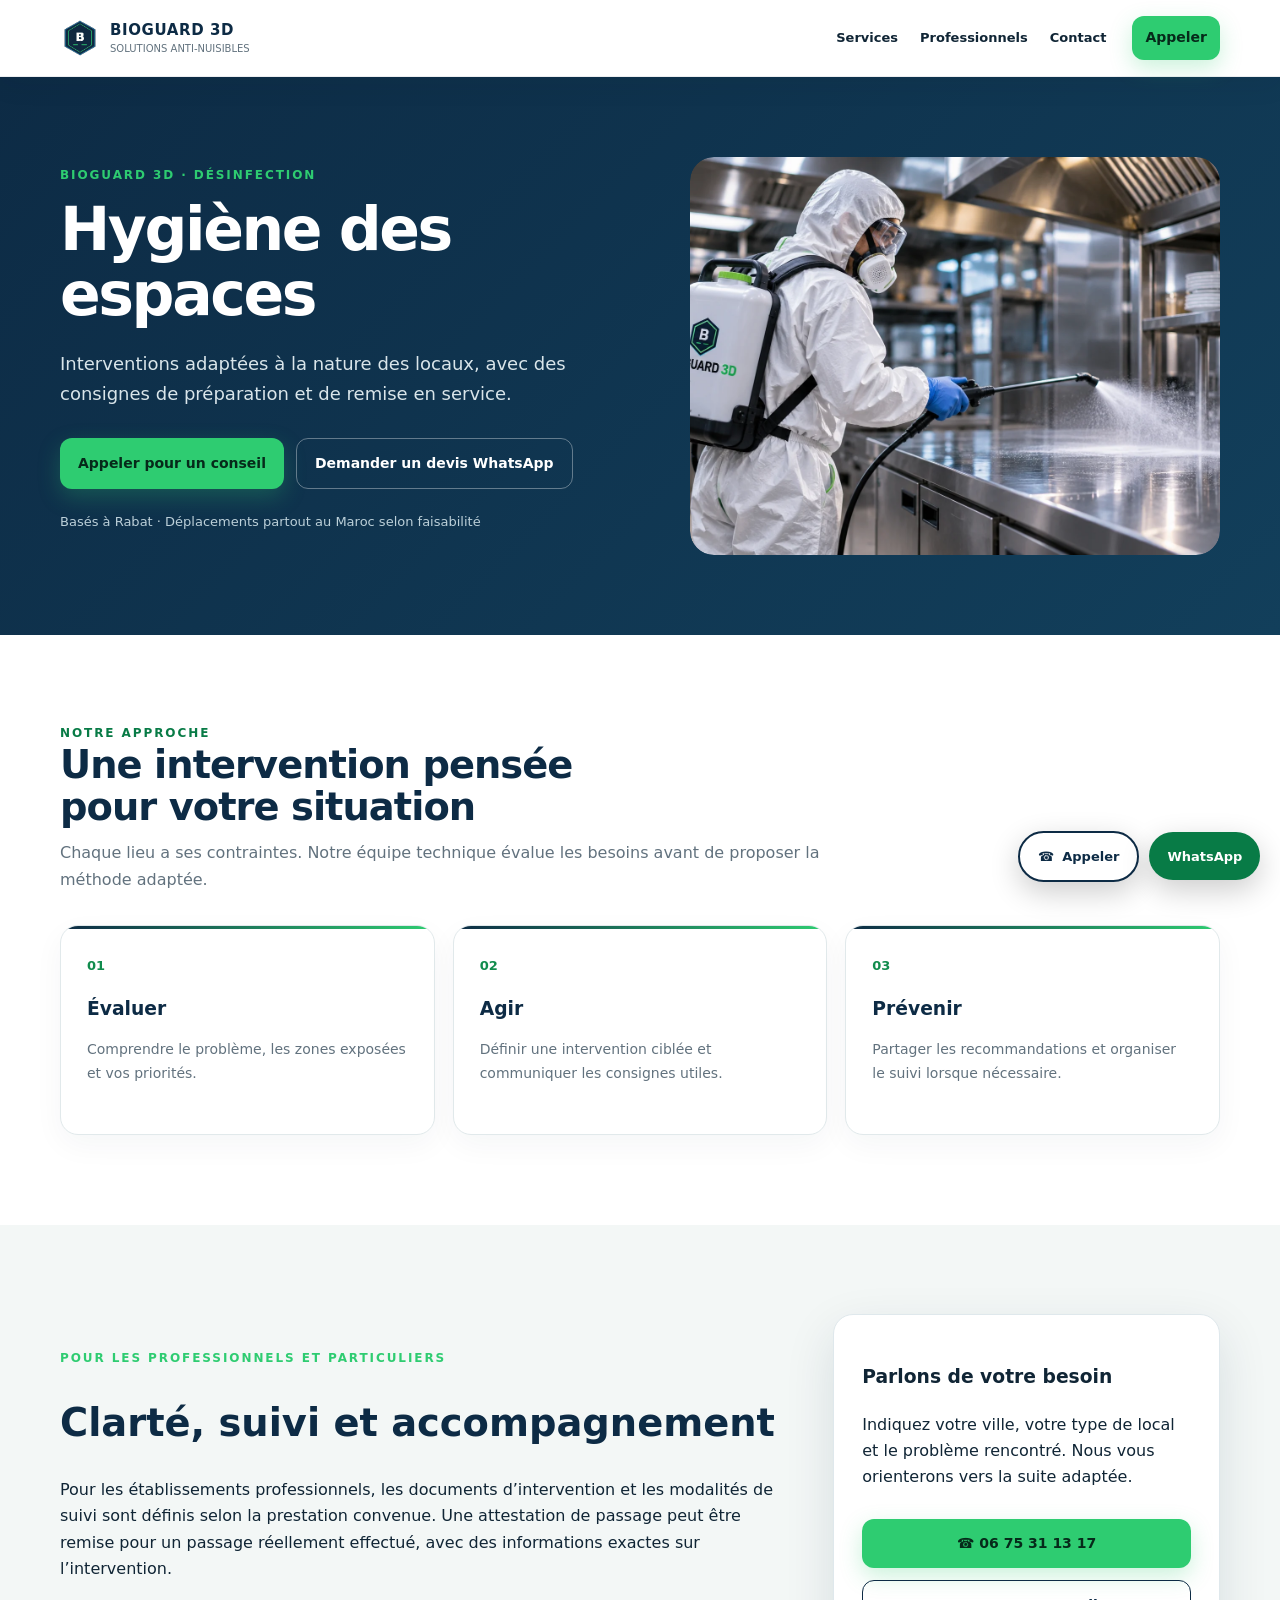
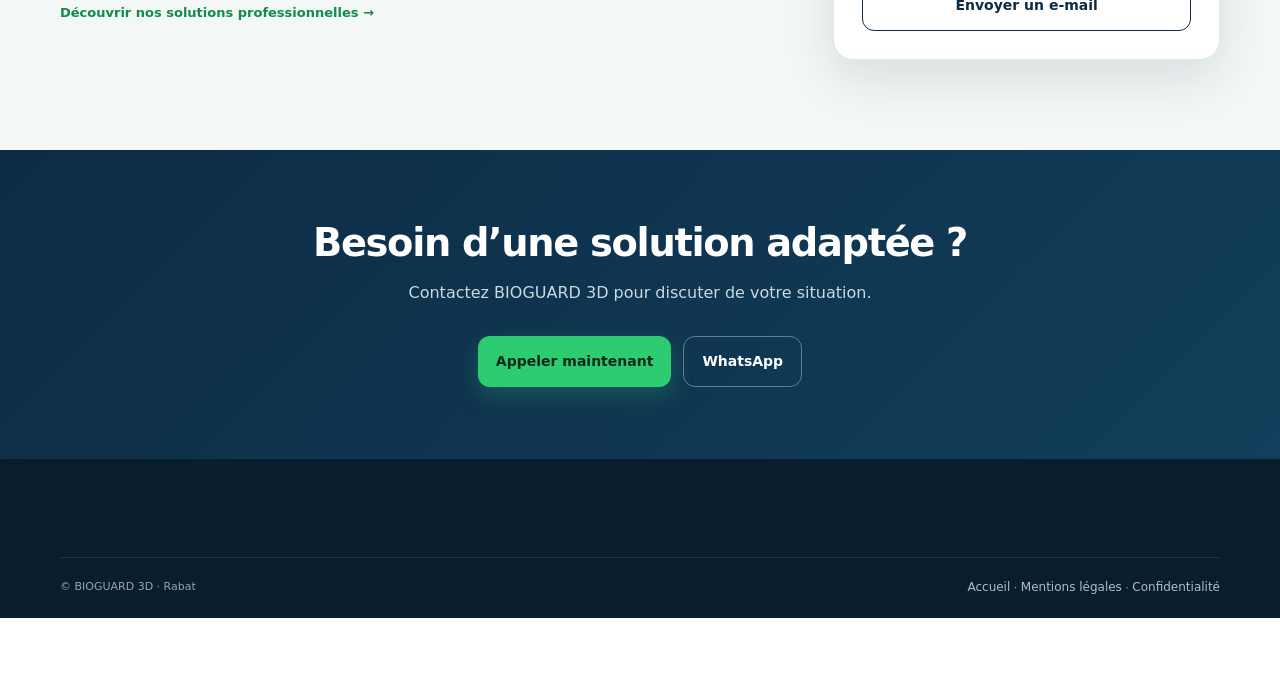
<file: desinfection.html>
<!doctype html>
<html lang="fr"><head><meta charset="utf-8"><meta name="viewport" content="width=device-width,initial-scale=1"><title>Désinfection professionnelle au Maroc | BIOGUARD 3D</title><meta name="description" content="Interventions adaptées à la nature des locaux, avec des consignes de préparation et de remise en service. Contactez BIOGUARD 3D pour une évaluation et un devis partout au Maroc, selon faisabilité."><link rel="canonical" href="https://bioguard3d.com/desinfection"><meta name="theme-color" content="#0D2B45"><link rel="icon" type="image/svg+xml" href="favicon-mark.svg?v=6"><link rel="stylesheet" href="style.css"><meta property="og:type" content="website"><meta property="og:title" content="Désinfection professionnelle au Maroc | BIOGUARD 3D"><meta property="og:description" content="Interventions adaptées à la nature des locaux, avec des consignes de préparation et de remise en service."><meta property="og:image" content="https://bioguard3d.com/bioguard3d-og-premium.jpg"><meta property="og:locale" content="fr_MA"><meta property="og:site_name" content="BIOGUARD 3D"><meta property="og:url" content="https://bioguard3d.com/desinfection"><meta property="og:image:width" content="1200"><meta property="og:image:height" content="630"><meta name="twitter:card" content="summary_large_image"><meta name="twitter:title" content="Désinfection professionnelle au Maroc | BIOGUARD 3D"><meta name="twitter:description" content="Interventions adaptées à la nature des locaux, avec des consignes de préparation et de remise en service."><meta name="twitter:image" content="https://bioguard3d.com/bioguard3d-og-premium.jpg"></head>
<body class="inner-page"><a class="skip" href="#main">Aller au contenu</a><header class="site-header"><div class="container bar"><a class="brand" href="/"><img src="Noir%20Minimaliste%20Institut%20de%20Beaut%C3%A9%20Logo.svg" alt="BIOGUARD 3D" width="40" height="45"><span><strong>BIOGUARD 3D</strong><small>SOLUTIONS ANTI-NUISIBLES</small></span></a><nav class="inner-nav" aria-label="Navigation principale"><a href="/#services">Services</a><a href="/#professionnels">Professionnels</a><a href="/#contact">Contact</a></nav><a class="btn btn-primary btn-sm" href="tel:+212675311317">Appeler</a></div></header>
<main id="main"><section class="inner-hero"><div class="container inner-hero-grid"><div><p class="eyebrow">BIOGUARD 3D · Désinfection</p><h1>Hygiène des espaces</h1><p class="lead">Interventions adaptées à la nature des locaux, avec des consignes de préparation et de remise en service.</p><div class="actions"><a class="btn btn-primary" href="tel:+212675311317">Appeler pour un conseil</a><a class="btn btn-ghost-light" href="https://wa.me/212675311317?text=Bonjour%20BIOGUARD%203D%2C%20je%20souhaite%20un%20devis%20concernant%20%3A%20D%C3%A9sinfection" target="_blank" rel="noopener">Demander un devis WhatsApp</a></div><p class="hero-note">Basés à Rabat · Déplacements partout au Maroc selon faisabilité</p></div><div class="illustration-frame"><img src="images/desinfection-premium.webp" width="640" height="500" alt="Intervention professionnelle en cuisine — visuel illustratif" decoding="async"></div></div></section>
<section class="section"><div class="container"><div class="head"><p class="eyebrow">Notre approche</p><h2>Une intervention pensée pour votre situation</h2><p>Chaque lieu a ses contraintes. Notre équipe technique évalue les besoins avant de proposer la méthode adaptée.</p></div><div class="grid services"><article class="card"><span class="step-no">01</span><h3>Évaluer</h3><p>Comprendre le problème, les zones exposées et vos priorités.</p></article><article class="card"><span class="step-no">02</span><h3>Agir</h3><p>Définir une intervention ciblée et communiquer les consignes utiles.</p></article><article class="card"><span class="step-no">03</span><h3>Prévenir</h3><p>Partager les recommandations et organiser le suivi lorsque nécessaire.</p></article></div></div></section>
<section class="section alt"><div class="container inner-split"><div><p class="eyebrow">Pour les professionnels et particuliers</p><h2>Clarté, suivi et accompagnement</h2><p>Pour les établissements professionnels, les documents d’intervention et les modalités de suivi sont définis selon la prestation convenue. Une attestation de passage peut être remise pour un passage réellement effectué, avec des informations exactes sur l’intervention.</p><a class="more" href="/#professionnels">Découvrir nos solutions professionnelles →</a></div><div class="inner-info"><h3>Parlons de votre besoin</h3><p>Indiquez votre ville, votre type de local et le problème rencontré. Nous vous orienterons vers la suite adaptée.</p><a class="btn btn-primary btn-block" href="tel:+212675311317">☎ 06 75 31 13 17</a><a class="btn btn-outline btn-block" href="mailto:service.bioguard3d@gmail.com?subject=Demande%20de%20devis%20%E2%80%94%20D%C3%A9sinfection">Envoyer un e-mail</a></div></div></section>
<section class="final"><div class="container"><h2>Besoin d’une solution adaptée ?</h2><p>Contactez BIOGUARD 3D pour discuter de votre situation.</p><div class="actions center"><a class="btn btn-primary" href="tel:+212675311317">Appeler maintenant</a><a class="btn btn-ghost-light" href="https://wa.me/212675311317" target="_blank" rel="noopener">WhatsApp</a></div></div></section></main>
<footer class="footer"><div class="container legal"><span>© BIOGUARD 3D · Rabat</span><span><a href="/">Accueil</a> · <a href="/mentions-legales">Mentions légales</a> · <a href="/politique-de-confidentialite">Confidentialité</a></span></div></footer><div class="contact-dock"><a class="dock-call" href="tel:+212675311317">☎ <span>Appeler</span></a><a class="dock-wa" href="https://wa.me/212675311317" target="_blank" rel="noopener"><span>WhatsApp</span></a></div></body></html>
</file>
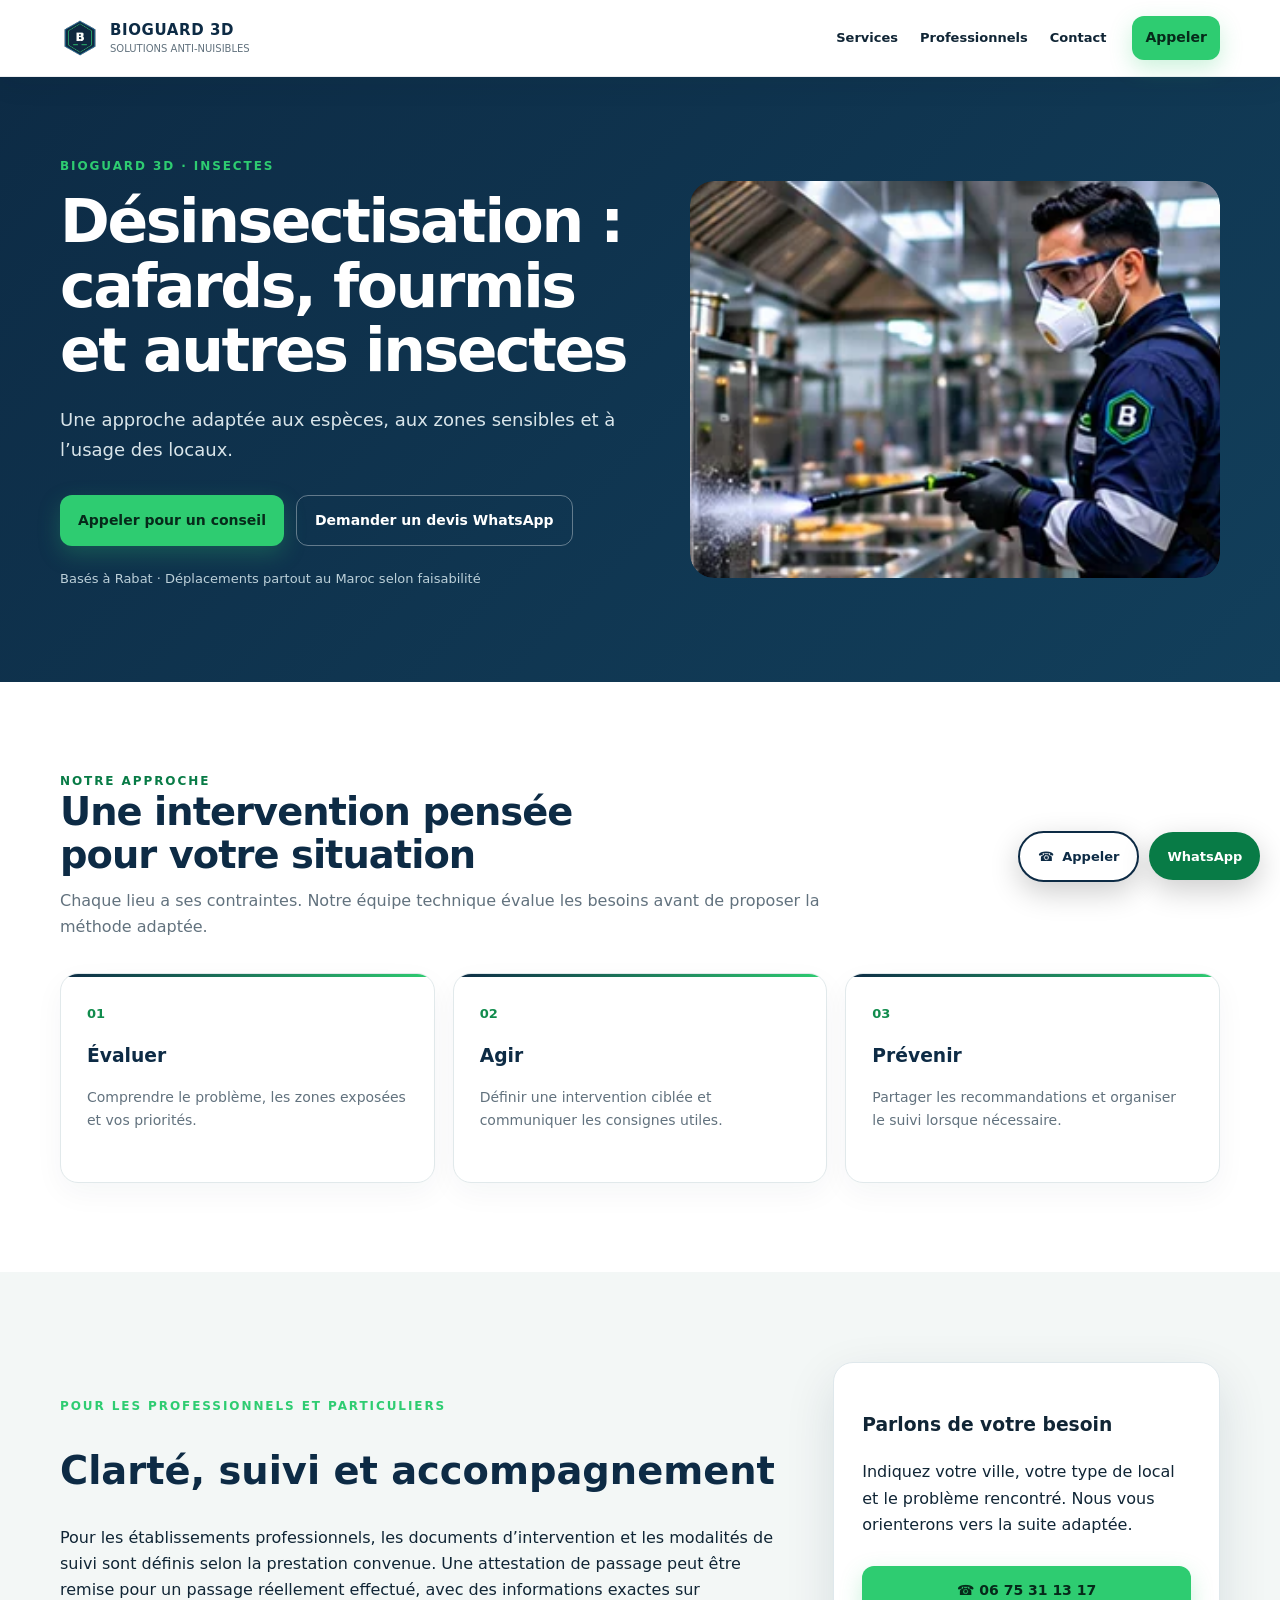
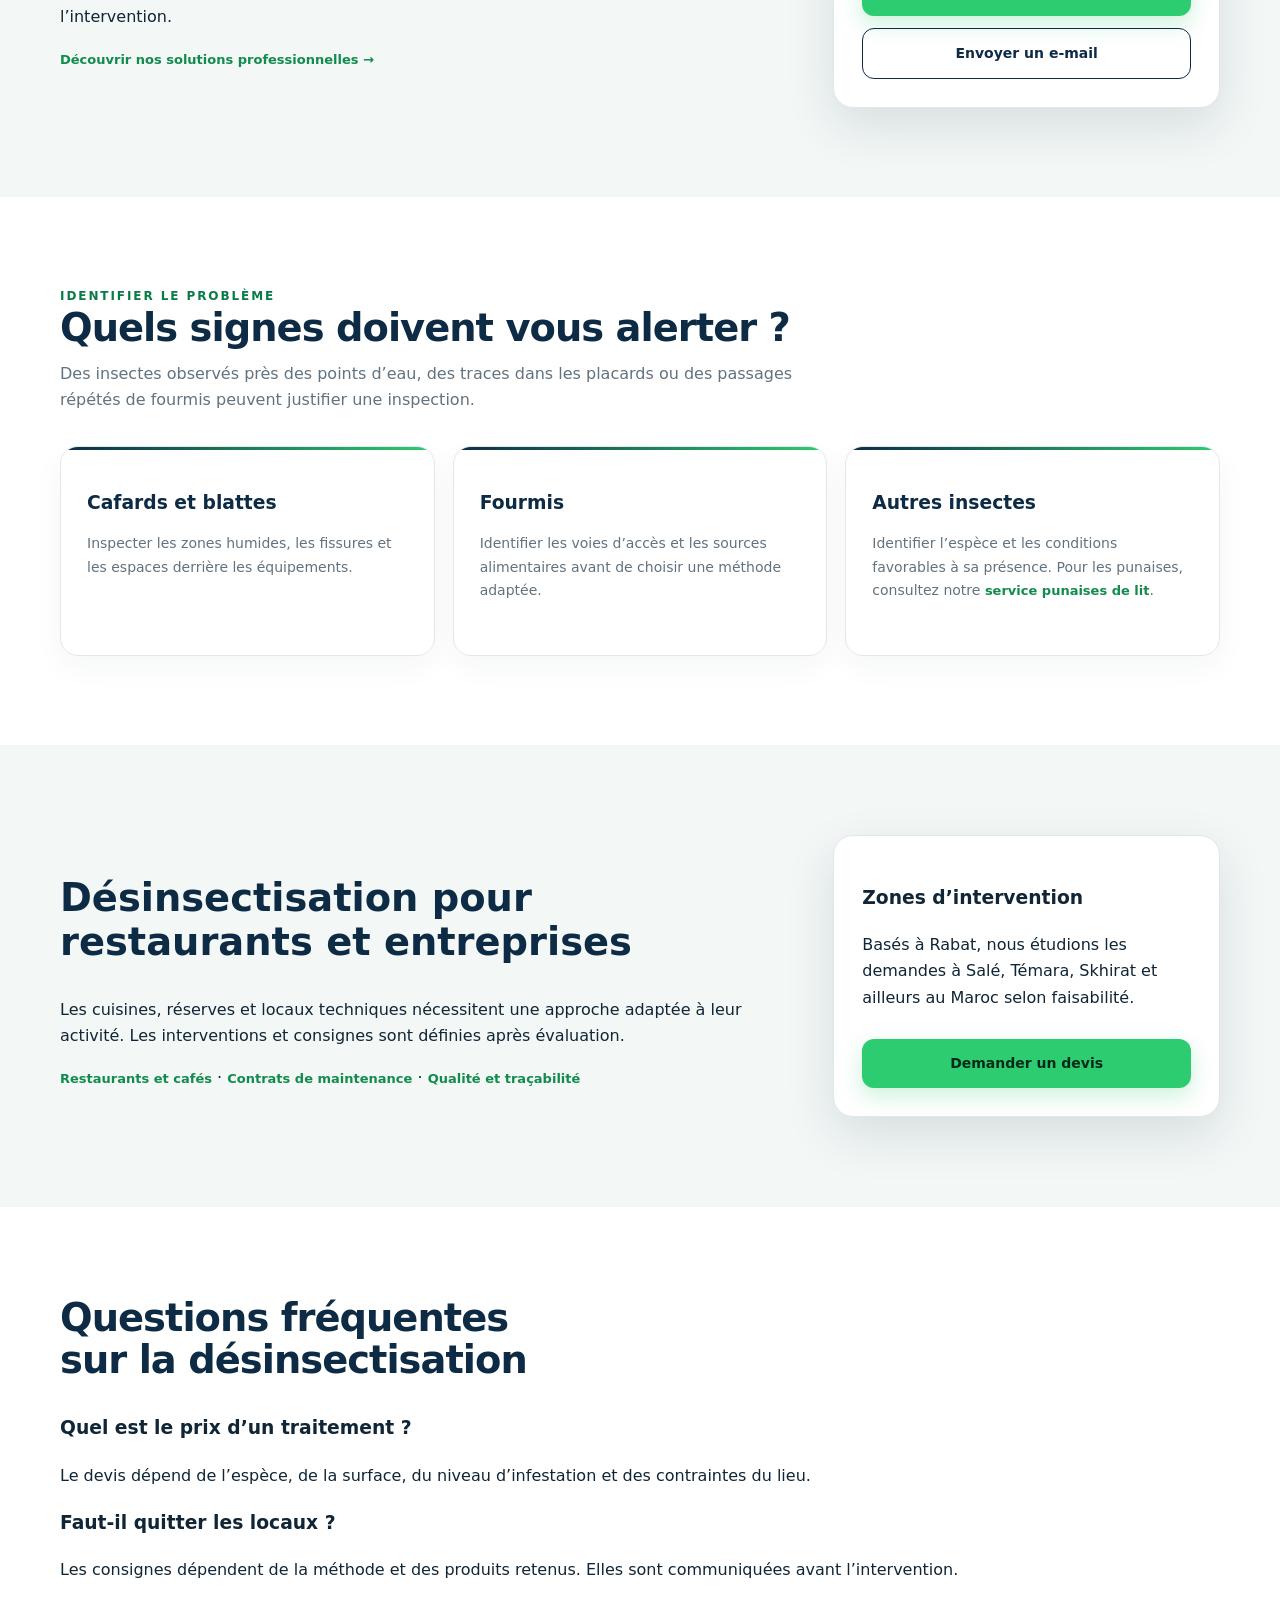
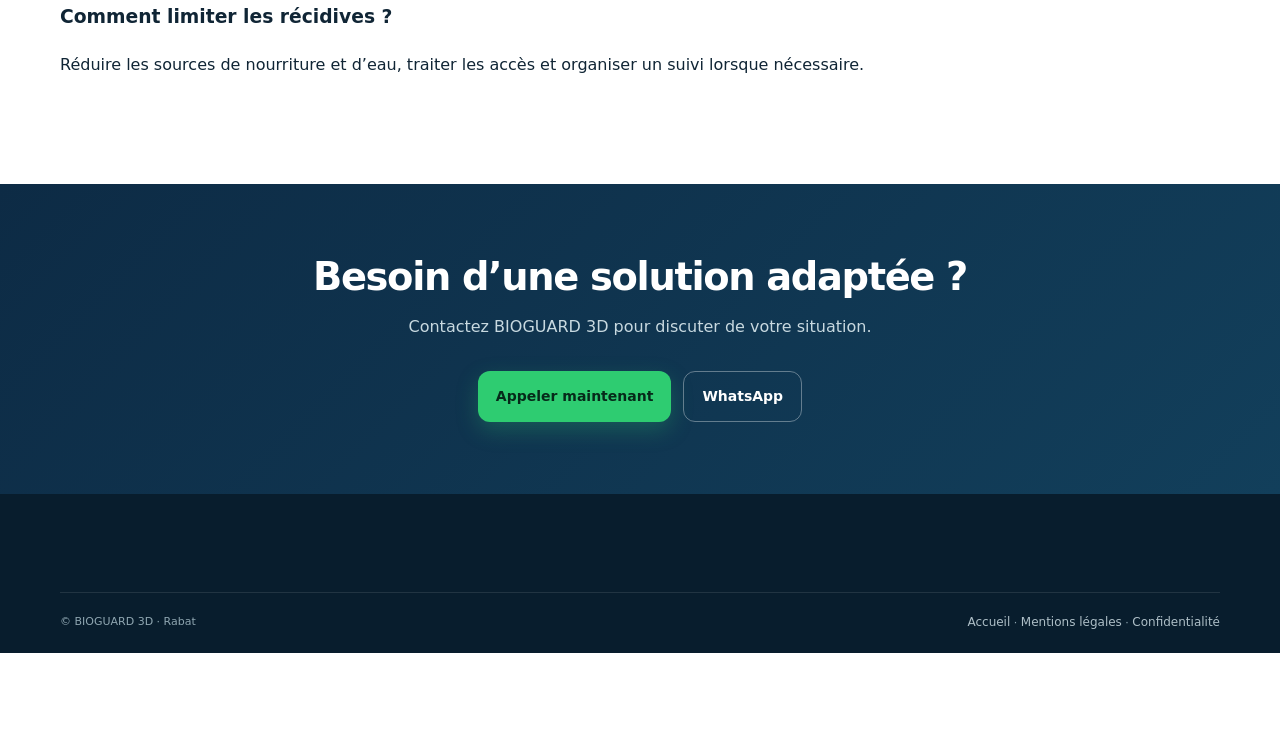
<file: desinsectisation.html>
<!doctype html>
<html lang="fr"><head><meta charset="utf-8"><meta name="viewport" content="width=device-width,initial-scale=1"><title>Désinsectisation à Rabat et au Maroc : cafards, fourmis | BIOGUARD 3D</title><meta name="description" content="Traitement des cafards, fourmis et autres insectes à Rabat, Salé, Témara et au Maroc selon faisabilité. Solutions pour logements et professionnels, sur devis."><link rel="canonical" href="https://bioguard3d.com/desinsectisation"><meta name="theme-color" content="#0D2B45"><link rel="icon" type="image/svg+xml" href="favicon-mark.svg?v=6"><link rel="stylesheet" href="style.css"><meta property="og:type" content="website"><meta property="og:title" content="Désinsectisation à Rabat et au Maroc : cafards, fourmis | BIOGUARD 3D"><meta property="og:description" content="Une approche adaptée aux espèces, aux zones sensibles et à l’usage des locaux."><meta property="og:image" content="https://bioguard3d.com/bioguard3d-og-premium.jpg"><meta property="og:locale" content="fr_MA"><meta property="og:site_name" content="BIOGUARD 3D"><meta property="og:url" content="https://bioguard3d.com/desinsectisation"><meta property="og:image:width" content="1200"><meta property="og:image:height" content="630"><meta name="twitter:card" content="summary_large_image"><meta name="twitter:title" content="Désinsectisation à Rabat et au Maroc : cafards, fourmis | BIOGUARD 3D"><meta name="twitter:description" content="Une approche adaptée aux espèces, aux zones sensibles et à l’usage des locaux."><meta name="twitter:image" content="https://bioguard3d.com/bioguard3d-og-premium.jpg"></head>
<body class="inner-page"><a class="skip" href="#main">Aller au contenu</a><header class="site-header"><div class="container bar"><a class="brand" href="/"><img src="Noir%20Minimaliste%20Institut%20de%20Beaut%C3%A9%20Logo.svg" alt="BIOGUARD 3D" width="40" height="45"><span><strong>BIOGUARD 3D</strong><small>SOLUTIONS ANTI-NUISIBLES</small></span></a><nav class="inner-nav" aria-label="Navigation principale"><a href="/#services">Services</a><a href="/#professionnels">Professionnels</a><a href="/#contact">Contact</a></nav><a class="btn btn-primary btn-sm" href="tel:+212675311317">Appeler</a></div></header>
<main id="main"><section class="inner-hero"><div class="container inner-hero-grid"><div><p class="eyebrow">BIOGUARD 3D · Insectes</p><h1>Désinsectisation : cafards, fourmis et autres insectes</h1><p class="lead">Une approche adaptée aux espèces, aux zones sensibles et à l’usage des locaux.</p><div class="actions"><a class="btn btn-primary" href="tel:+212675311317">Appeler pour un conseil</a><a class="btn btn-ghost-light" href="https://wa.me/212675311317?text=Bonjour%20BIOGUARD%203D%2C%20je%20souhaite%20un%20devis%20concernant%20%3A%20Insectes" target="_blank" rel="noopener">Demander un devis WhatsApp</a></div><p class="hero-note">Basés à Rabat · Déplacements partout au Maroc selon faisabilité</p></div><div class="illustration-frame"><img src="images/desinsectisation-scene-pilote.webp" width="640" height="500" alt="Illustration d’une intervention de désinsectisation" decoding="async"></div></div></section>
<section class="section"><div class="container"><div class="head"><p class="eyebrow">Notre approche</p><h2>Une intervention pensée pour votre situation</h2><p>Chaque lieu a ses contraintes. Notre équipe technique évalue les besoins avant de proposer la méthode adaptée.</p></div><div class="grid services"><article class="card"><span class="step-no">01</span><h3>Évaluer</h3><p>Comprendre le problème, les zones exposées et vos priorités.</p></article><article class="card"><span class="step-no">02</span><h3>Agir</h3><p>Définir une intervention ciblée et communiquer les consignes utiles.</p></article><article class="card"><span class="step-no">03</span><h3>Prévenir</h3><p>Partager les recommandations et organiser le suivi lorsque nécessaire.</p></article></div></div></section>
<section class="section alt"><div class="container inner-split"><div><p class="eyebrow">Pour les professionnels et particuliers</p><h2>Clarté, suivi et accompagnement</h2><p>Pour les établissements professionnels, les documents d’intervention et les modalités de suivi sont définis selon la prestation convenue. Une attestation de passage peut être remise pour un passage réellement effectué, avec des informations exactes sur l’intervention.</p><a class="more" href="/#professionnels">Découvrir nos solutions professionnelles →</a></div><div class="inner-info"><h3>Parlons de votre besoin</h3><p>Indiquez votre ville, votre type de local et le problème rencontré. Nous vous orienterons vers la suite adaptée.</p><a class="btn btn-primary btn-block" href="tel:+212675311317">☎ 06 75 31 13 17</a><a class="btn btn-outline btn-block" href="mailto:service.bioguard3d@gmail.com?subject=Demande%20de%20devis%20%E2%80%94%20Insectes">Envoyer un e-mail</a></div></div></section>
<section class="section"><div class="container"><div class="head"><p class="eyebrow">Identifier le problème</p><h2>Quels signes doivent vous alerter ?</h2><p>Des insectes observés près des points d’eau, des traces dans les placards ou des passages répétés de fourmis peuvent justifier une inspection.</p></div><div class="grid services"><article class="card"><h3>Cafards et blattes</h3><p>Inspecter les zones humides, les fissures et les espaces derrière les équipements.</p></article><article class="card"><h3>Fourmis</h3><p>Identifier les voies d’accès et les sources alimentaires avant de choisir une méthode adaptée.</p></article><article class="card"><h3>Autres insectes</h3><p>Identifier l’espèce et les conditions favorables à sa présence. Pour les punaises, consultez notre <a class="more" href="/punaises-de-lit">service punaises de lit</a>.</p></article></div></div></section><section class="section alt"><div class="container inner-split"><div><h2>Désinsectisation pour restaurants et entreprises</h2><p>Les cuisines, réserves et locaux techniques nécessitent une approche adaptée à leur activité. Les interventions et consignes sont définies après évaluation.</p><p><a class="more" href="/restaurants-cafes">Restaurants et cafés</a> · <a class="more" href="/contrats-maintenance">Contrats de maintenance</a> · <a class="more" href="/qualite-tracabilite">Qualité et traçabilité</a></p></div><div class="inner-info"><h3>Zones d’intervention</h3><p>Basés à Rabat, nous étudions les demandes à Salé, Témara, Skhirat et ailleurs au Maroc selon faisabilité.</p><a class="btn btn-primary btn-block" href="https://wa.me/212675311317?text=Bonjour%2C%20je%20souhaite%20un%20devis%20de%20d%C3%A9sinsectisation">Demander un devis</a></div></div></section><section class="section"><div class="container"><div class="head"><h2>Questions fréquentes sur la désinsectisation</h2></div><h3>Quel est le prix d’un traitement ?</h3><p>Le devis dépend de l’espèce, de la surface, du niveau d’infestation et des contraintes du lieu.</p><h3>Faut-il quitter les locaux ?</h3><p>Les consignes dépendent de la méthode et des produits retenus. Elles sont communiquées avant l’intervention.</p><h3>Comment limiter les récidives ?</h3><p>Réduire les sources de nourriture et d’eau, traiter les accès et organiser un suivi lorsque nécessaire.</p></div></section><section class="final"><div class="container"><h2>Besoin d’une solution adaptée ?</h2><p>Contactez BIOGUARD 3D pour discuter de votre situation.</p><div class="actions center"><a class="btn btn-primary" href="tel:+212675311317">Appeler maintenant</a><a class="btn btn-ghost-light" href="https://wa.me/212675311317" target="_blank" rel="noopener">WhatsApp</a></div></div></section></main>
<footer class="footer"><div class="container legal"><span>© BIOGUARD 3D · Rabat</span><span><a href="/">Accueil</a> · <a href="/mentions-legales">Mentions légales</a> · <a href="/politique-de-confidentialite">Confidentialité</a></span></div></footer><div class="contact-dock"><a class="dock-call" href="tel:+212675311317">☎ <span>Appeler</span></a><a class="dock-wa" href="https://wa.me/212675311317" target="_blank" rel="noopener"><span>WhatsApp</span></a></div></body></html>
</file>
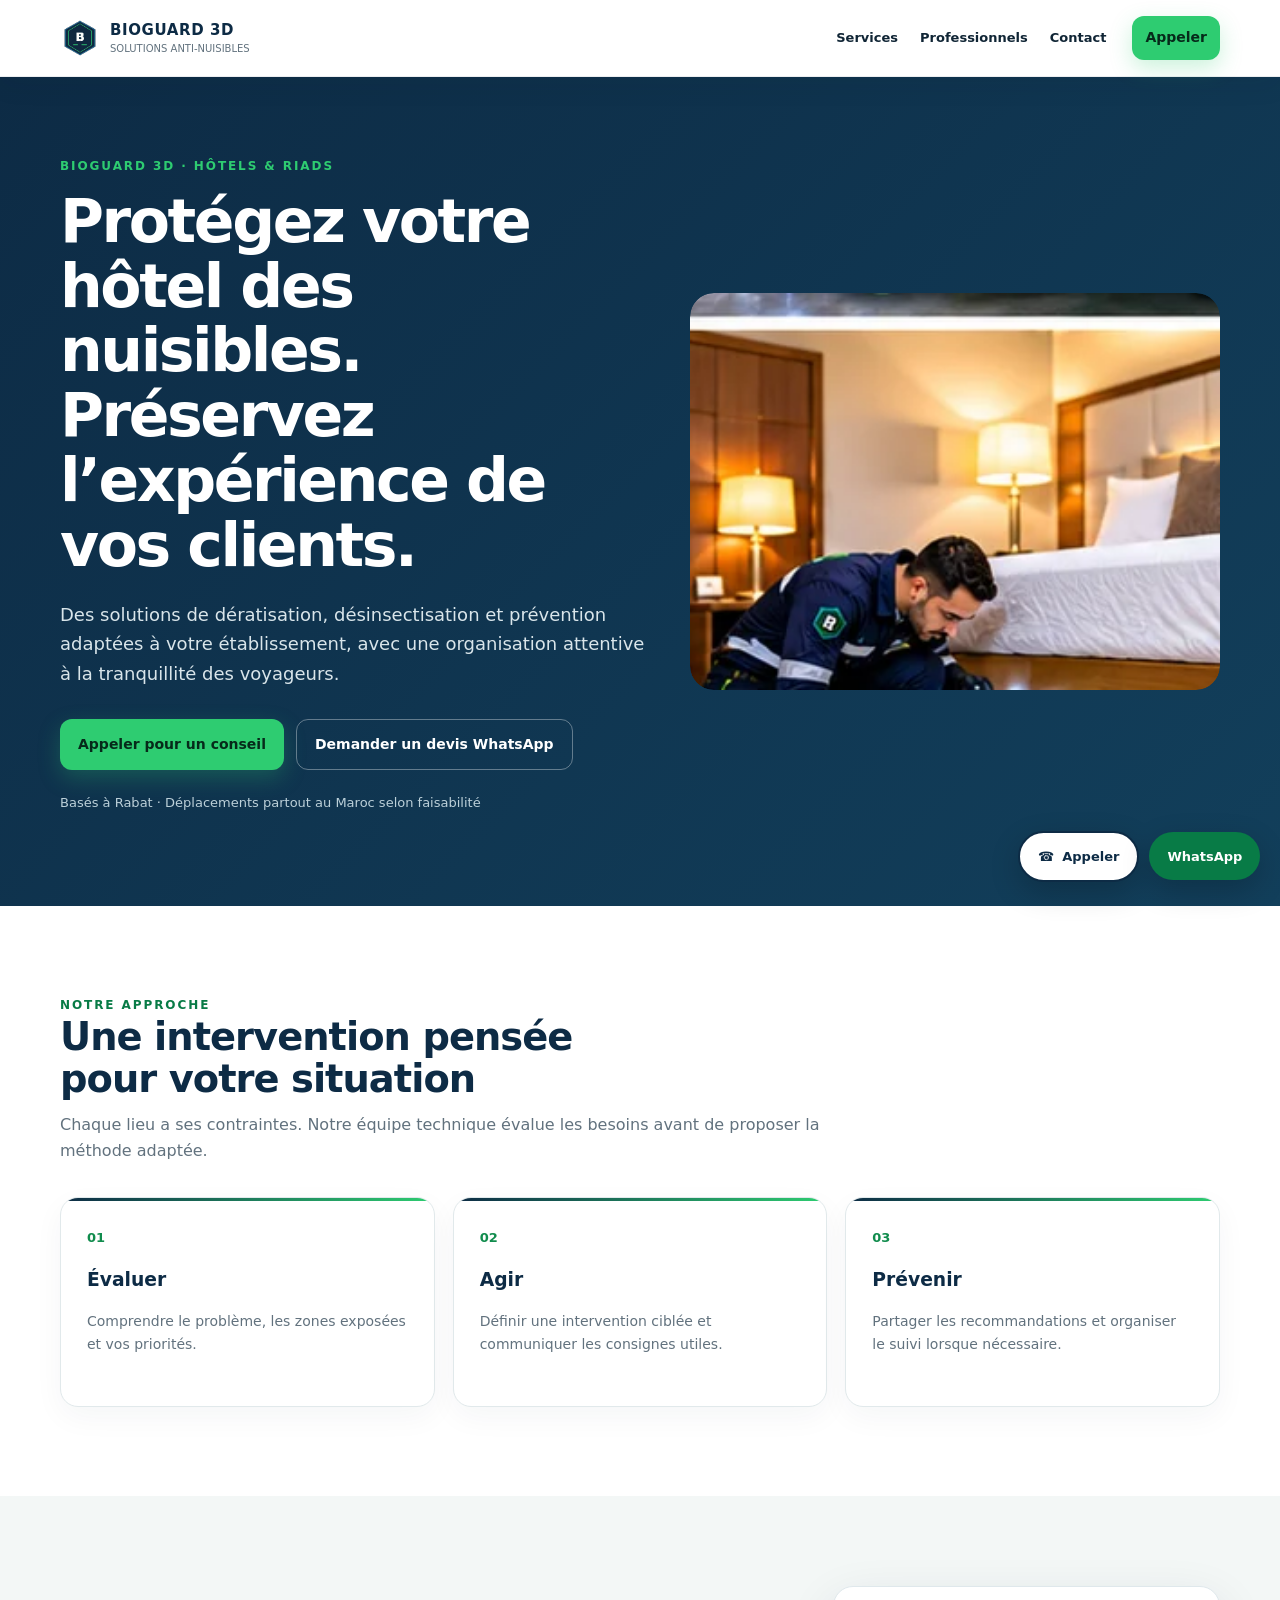
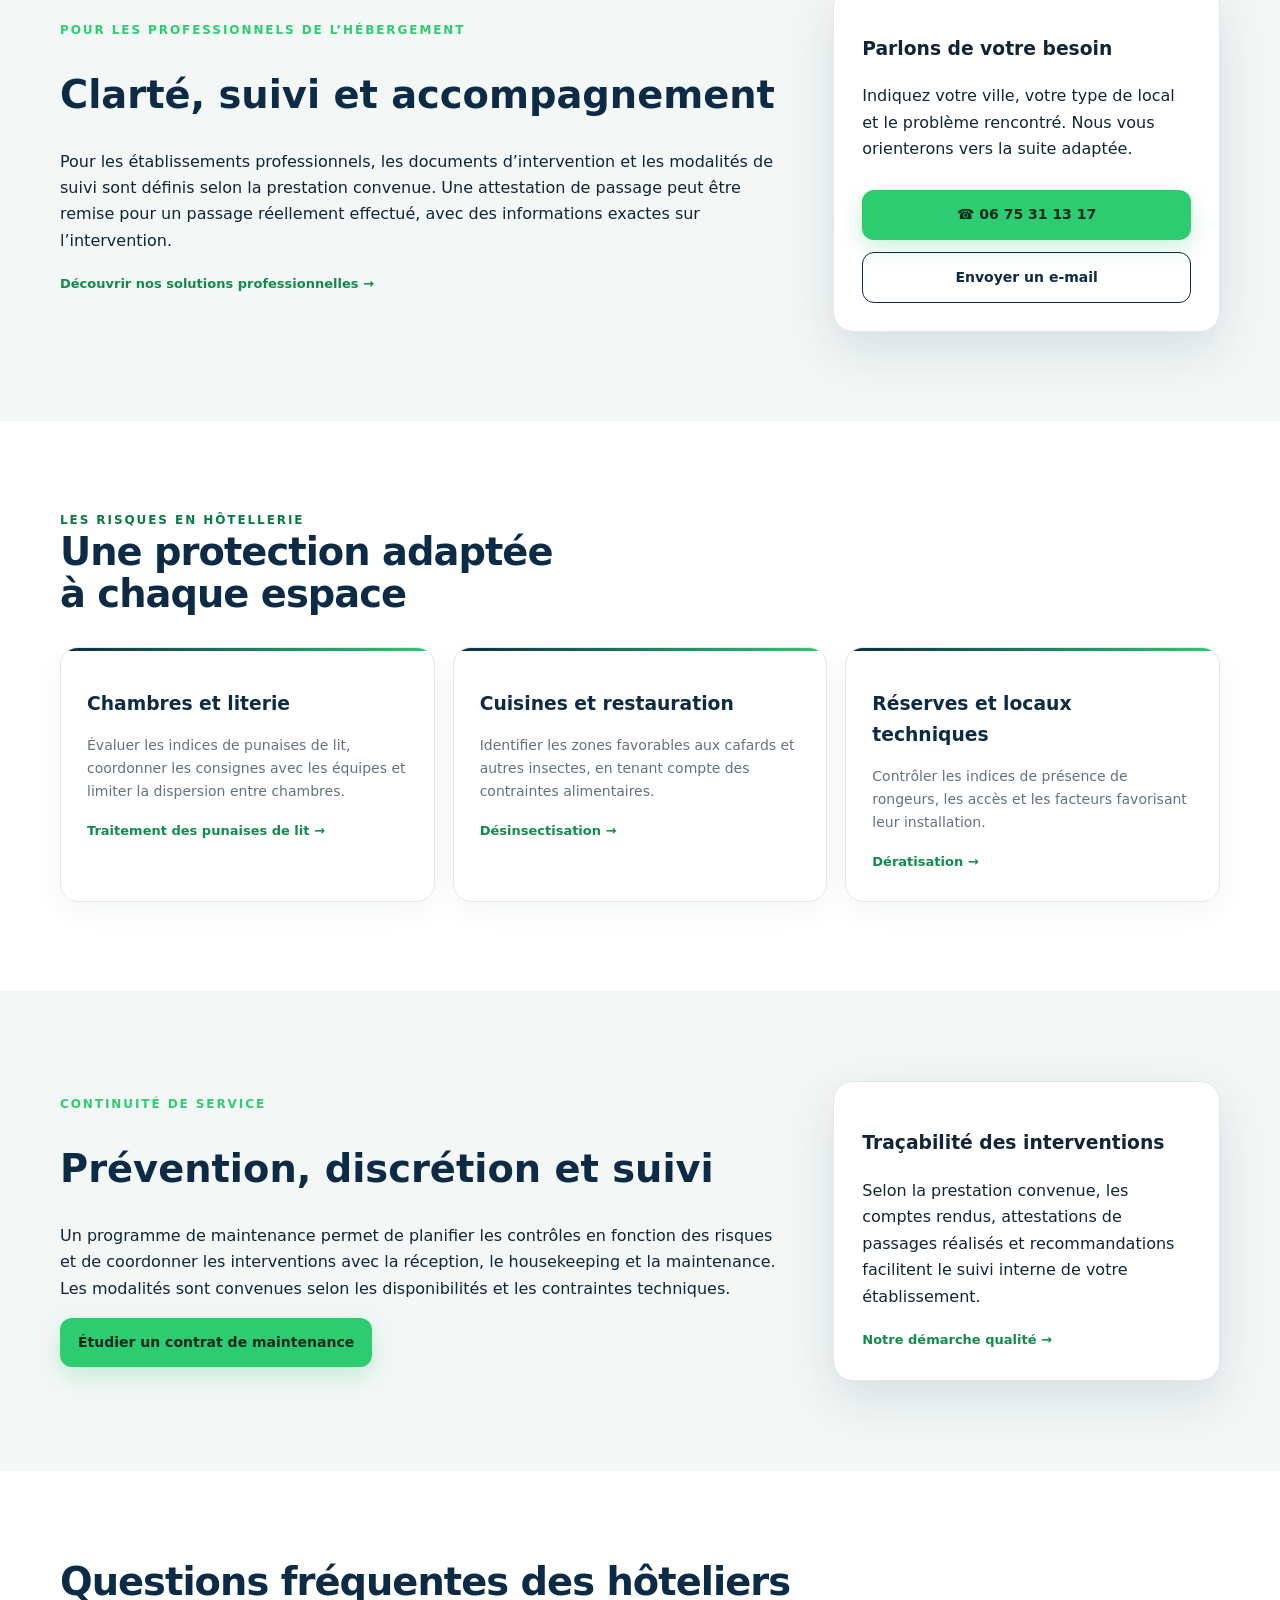
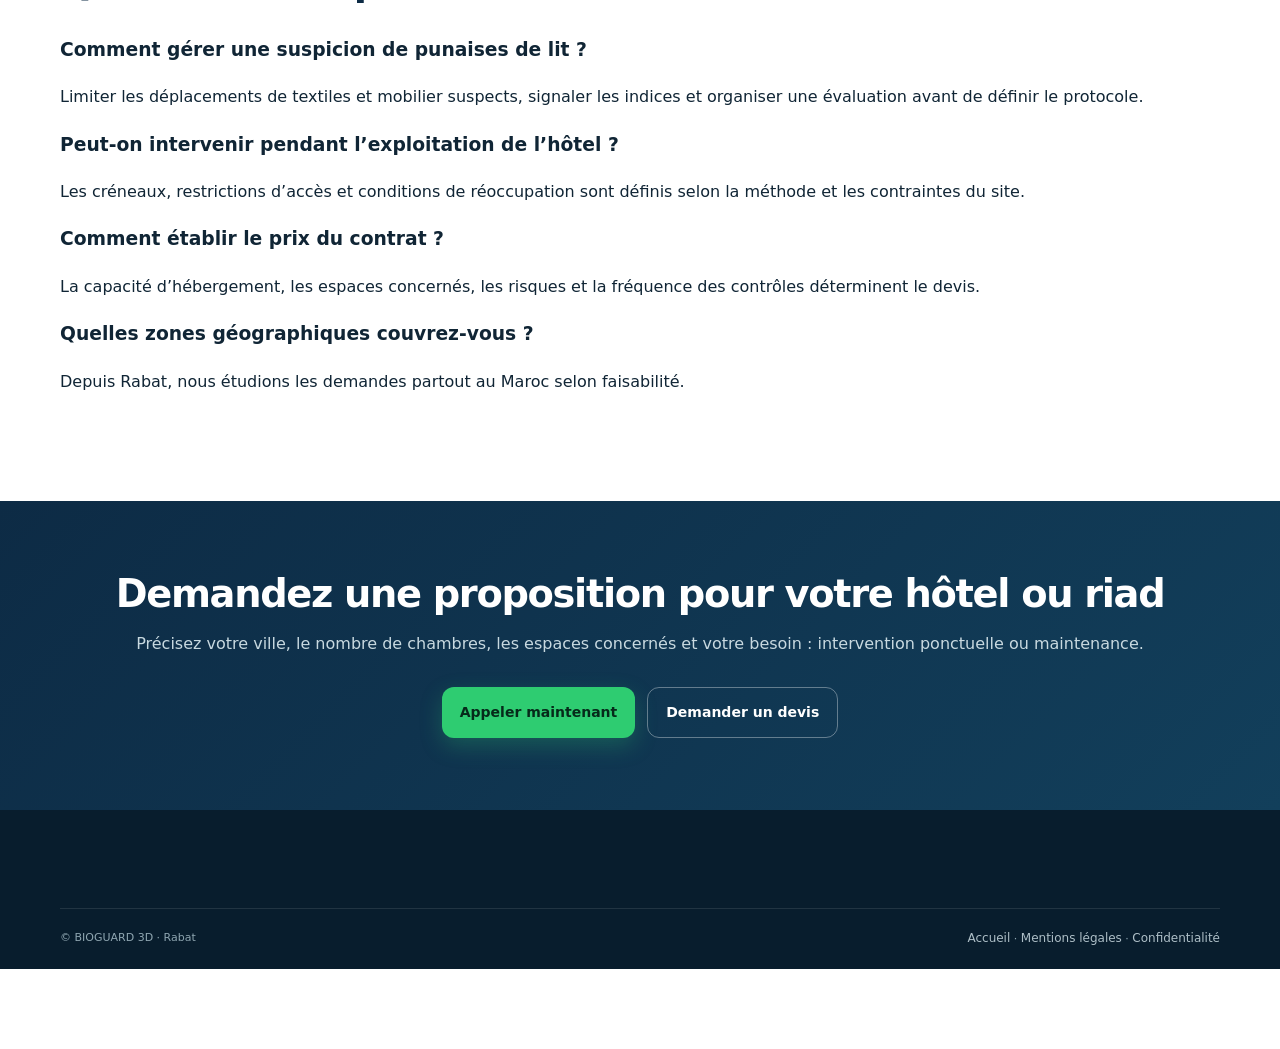
<file: hotels-riads.html>
<!doctype html>
<html lang="fr"><head><meta charset="utf-8"><meta name="viewport" content="width=device-width,initial-scale=1"><title>Dératisation et désinsectisation hôtels et riads au Maroc | BIOGUARD 3D</title><meta name="description" content="Prévention des nuisibles, traitement des punaises de lit et contrats de maintenance pour hôtels et riads à Rabat et au Maroc selon faisabilité."><link rel="canonical" href="https://bioguard3d.com/hotels-riads"><meta name="theme-color" content="#0D2B45"><link rel="icon" type="image/svg+xml" href="favicon-mark.svg?v=6"><link rel="stylesheet" href="style.css"><meta property="og:type" content="website"><meta property="og:title" content="Dératisation et désinsectisation hôtels et riads au Maroc | BIOGUARD 3D"><meta property="og:description" content="Prévention des nuisibles, traitement des punaises de lit et contrats de maintenance pour hôtels et riads à Rabat et au Maroc selon faisabilité."><meta property="og:image" content="https://bioguard3d.com/bioguard3d-og-premium.jpg"><meta property="og:locale" content="fr_MA"><meta property="og:site_name" content="BIOGUARD 3D"><meta property="og:url" content="https://bioguard3d.com/hotels-riads"><meta property="og:image:width" content="1200"><meta property="og:image:height" content="630"><meta name="twitter:card" content="summary_large_image"><meta name="twitter:title" content="Dératisation et désinsectisation hôtels et riads au Maroc | BIOGUARD 3D"><meta name="twitter:description" content="Prévention des nuisibles, traitement des punaises de lit et contrats de maintenance pour hôtels et riads à Rabat et au Maroc selon faisabilité."><meta name="twitter:image" content="https://bioguard3d.com/bioguard3d-og-premium.jpg"></head>
<body class="inner-page"><a class="skip" href="#main">Aller au contenu</a><header class="site-header"><div class="container bar"><a class="brand" href="/"><img src="Noir%20Minimaliste%20Institut%20de%20Beaut%C3%A9%20Logo.svg" alt="BIOGUARD 3D" width="40" height="45"><span><strong>BIOGUARD 3D</strong><small>SOLUTIONS ANTI-NUISIBLES</small></span></a><nav class="inner-nav" aria-label="Navigation principale"><a href="/#services">Services</a><a href="/#professionnels">Professionnels</a><a href="/#contact">Contact</a></nav><a class="btn btn-primary btn-sm" href="tel:+212675311317">Appeler</a></div></header>
<main id="main"><section class="inner-hero"><div class="container inner-hero-grid"><div><p class="eyebrow">BIOGUARD 3D · Hôtels &amp; riads</p><h1>Protégez votre hôtel des nuisibles. Préservez l’expérience de vos clients.</h1><p class="lead">Des solutions de dératisation, désinsectisation et prévention adaptées à votre établissement, avec une organisation attentive à la tranquillité des voyageurs.</p><div class="actions"><a class="btn btn-primary" href="tel:+212675311317">Appeler pour un conseil</a><a class="btn btn-ghost-light" href="https://wa.me/212675311317?text=Bonjour%20BIOGUARD%203D%2C%20je%20souhaite%20un%20devis%20concernant%20%3A%20H%C3%B4tels%20%26%20riads" target="_blank" rel="noopener">Demander un devis WhatsApp</a></div><p class="hero-note">Basés à Rabat · Déplacements partout au Maroc selon faisabilité</p></div><div class="illustration-frame"><img src="images/hotels-riads-scene-pilote.webp" width="640" height="500" alt="Protection anti-nuisibles pour hôtels et riads — visuel illustratif" fetchpriority="high" decoding="async"></div></div></section>
<section class="section"><div class="container"><div class="head"><p class="eyebrow">Notre approche</p><h2>Une intervention pensée pour votre situation</h2><p>Chaque lieu a ses contraintes. Notre équipe technique évalue les besoins avant de proposer la méthode adaptée.</p></div><div class="grid services"><article class="card"><span class="step-no">01</span><h3>Évaluer</h3><p>Comprendre le problème, les zones exposées et vos priorités.</p></article><article class="card"><span class="step-no">02</span><h3>Agir</h3><p>Définir une intervention ciblée et communiquer les consignes utiles.</p></article><article class="card"><span class="step-no">03</span><h3>Prévenir</h3><p>Partager les recommandations et organiser le suivi lorsque nécessaire.</p></article></div></div></section>
<section class="section alt"><div class="container inner-split"><div><p class="eyebrow">Pour les professionnels de l’hébergement</p><h2>Clarté, suivi et accompagnement</h2><p>Pour les établissements professionnels, les documents d’intervention et les modalités de suivi sont définis selon la prestation convenue. Une attestation de passage peut être remise pour un passage réellement effectué, avec des informations exactes sur l’intervention.</p><a class="more" href="/#professionnels">Découvrir nos solutions professionnelles →</a></div><div class="inner-info"><h3>Parlons de votre besoin</h3><p>Indiquez votre ville, votre type de local et le problème rencontré. Nous vous orienterons vers la suite adaptée.</p><a class="btn btn-primary btn-block" href="tel:+212675311317">☎ 06 75 31 13 17</a><a class="btn btn-outline btn-block" href="mailto:service.bioguard3d@gmail.com?subject=Demande%20de%20devis%20%E2%80%94%20H%C3%B4tels%20%26%20riads">Envoyer un e-mail</a></div></div></section>
<section class="section"><div class="container"><div class="head"><p class="eyebrow">Les risques en hôtellerie</p><h2>Une protection adaptée à chaque espace</h2></div><div class="grid services"><article class="card"><h3>Chambres et literie</h3><p>Évaluer les indices de punaises de lit, coordonner les consignes avec les équipes et limiter la dispersion entre chambres.</p><a class="more" href="/punaises-de-lit">Traitement des punaises de lit →</a></article><article class="card"><h3>Cuisines et restauration</h3><p>Identifier les zones favorables aux cafards et autres insectes, en tenant compte des contraintes alimentaires.</p><a class="more" href="/desinsectisation">Désinsectisation →</a></article><article class="card"><h3>Réserves et locaux techniques</h3><p>Contrôler les indices de présence de rongeurs, les accès et les facteurs favorisant leur installation.</p><a class="more" href="/deratisation">Dératisation →</a></article></div></div></section><section class="section alt"><div class="container inner-split"><div><p class="eyebrow">Continuité de service</p><h2>Prévention, discrétion et suivi</h2><p>Un programme de maintenance permet de planifier les contrôles en fonction des risques et de coordonner les interventions avec la réception, le housekeeping et la maintenance. Les modalités sont convenues selon les disponibilités et les contraintes techniques.</p><a class="btn btn-primary" href="/contrats-maintenance">Étudier un contrat de maintenance</a></div><div class="inner-info"><h3>Traçabilité des interventions</h3><p>Selon la prestation convenue, les comptes rendus, attestations de passages réalisés et recommandations facilitent le suivi interne de votre établissement.</p><a class="more" href="/qualite-tracabilite">Notre démarche qualité →</a></div></div></section><section class="section"><div class="container"><div class="head"><h2>Questions fréquentes des hôteliers</h2></div><h3>Comment gérer une suspicion de punaises de lit ?</h3><p>Limiter les déplacements de textiles et mobilier suspects, signaler les indices et organiser une évaluation avant de définir le protocole.</p><h3>Peut-on intervenir pendant l’exploitation de l’hôtel ?</h3><p>Les créneaux, restrictions d’accès et conditions de réoccupation sont définis selon la méthode et les contraintes du site.</p><h3>Comment établir le prix du contrat ?</h3><p>La capacité d’hébergement, les espaces concernés, les risques et la fréquence des contrôles déterminent le devis.</p><h3>Quelles zones géographiques couvrez-vous ?</h3><p>Depuis Rabat, nous étudions les demandes partout au Maroc selon faisabilité.</p></div></section><section class="final"><div class="container"><h2>Demandez une proposition pour votre hôtel ou riad</h2><p>Précisez votre ville, le nombre de chambres, les espaces concernés et votre besoin : intervention ponctuelle ou maintenance.</p><div class="actions center"><a class="btn btn-primary" href="tel:+212675311317">Appeler maintenant</a><a class="btn btn-ghost-light" href="https://wa.me/212675311317?text=Bonjour%2C%20je%20souhaite%20une%20proposition%20anti-nuisibles%20pour%20mon%20h%C3%B4tel%20ou%20riad" target="_blank" rel="noopener">Demander un devis</a></div></div></section></main>
<footer class="footer"><div class="container legal"><span>© BIOGUARD 3D · Rabat</span><span><a href="/">Accueil</a> · <a href="/mentions-legales">Mentions légales</a> · <a href="/politique-de-confidentialite">Confidentialité</a></span></div></footer><div class="contact-dock"><a class="dock-call" href="tel:+212675311317">☎ <span>Appeler</span></a><a class="dock-wa" href="https://wa.me/212675311317" target="_blank" rel="noopener"><span>WhatsApp</span></a></div></body></html>
</file>
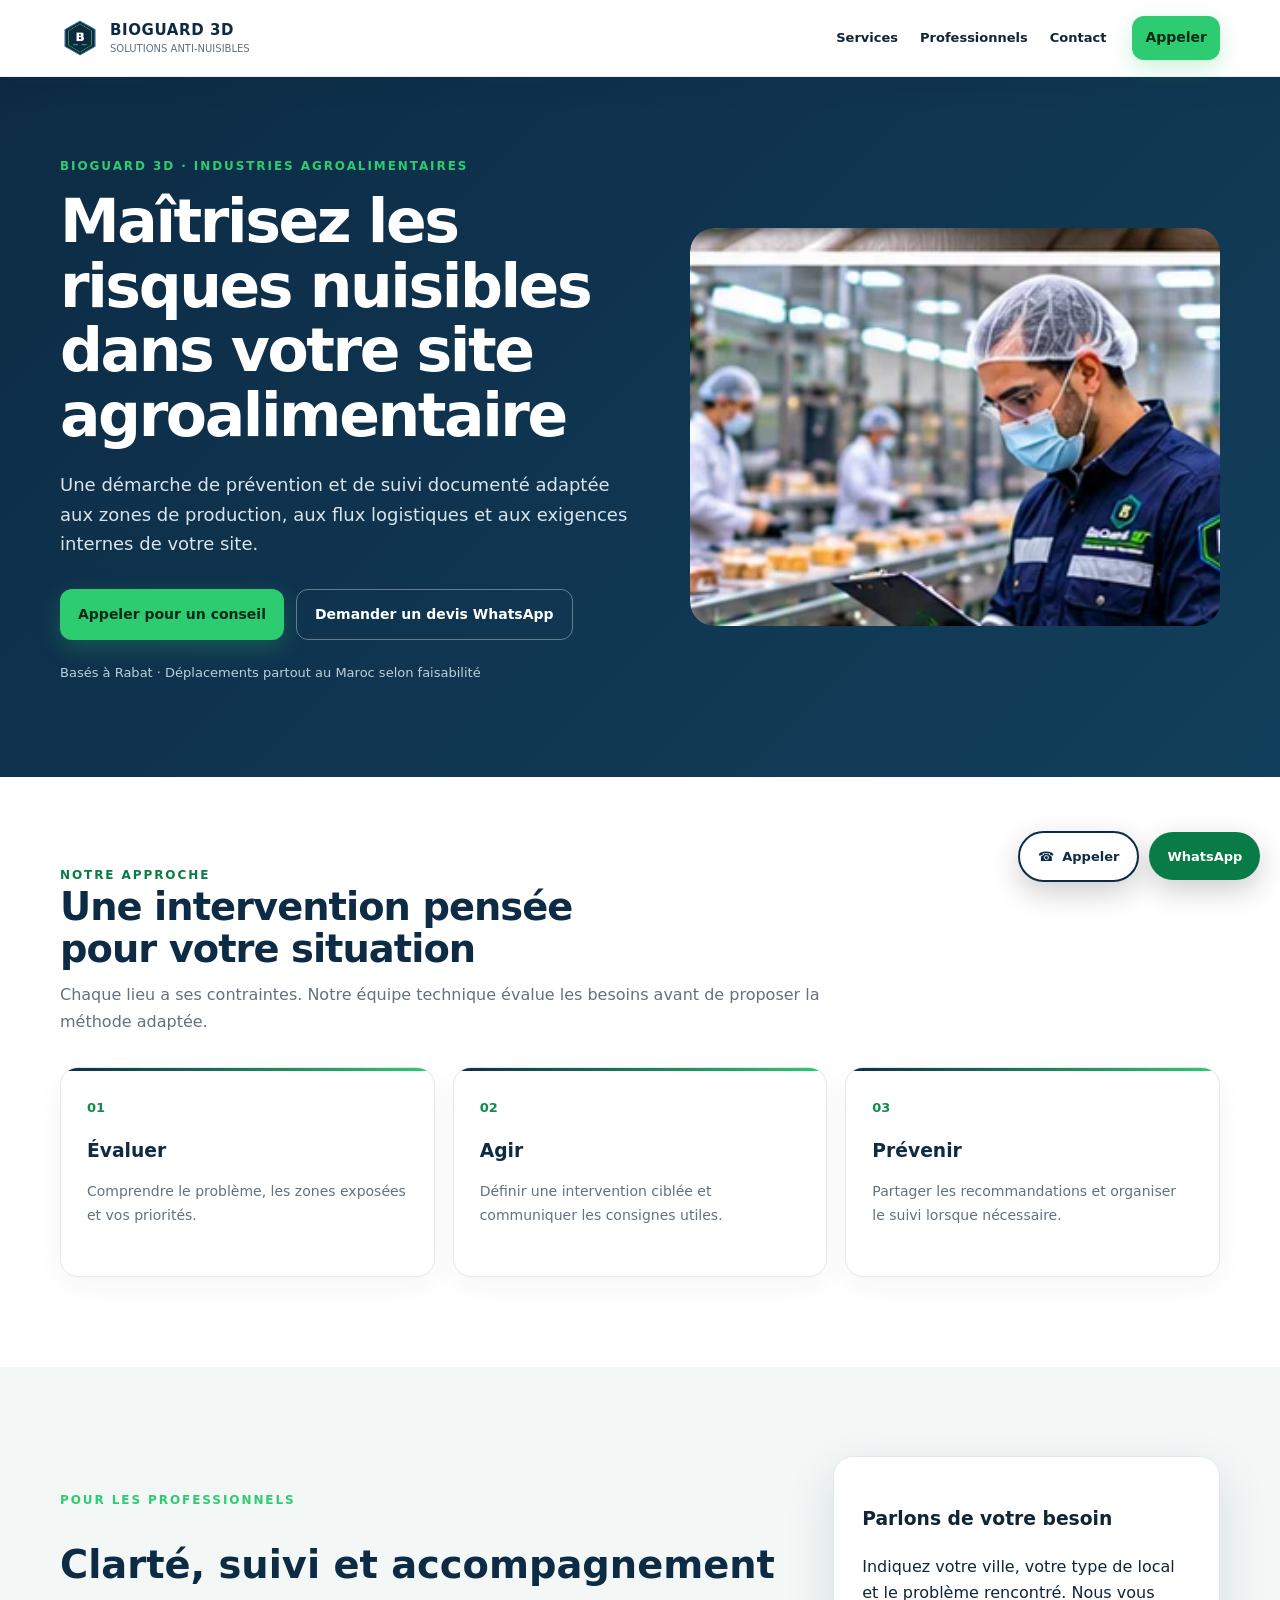
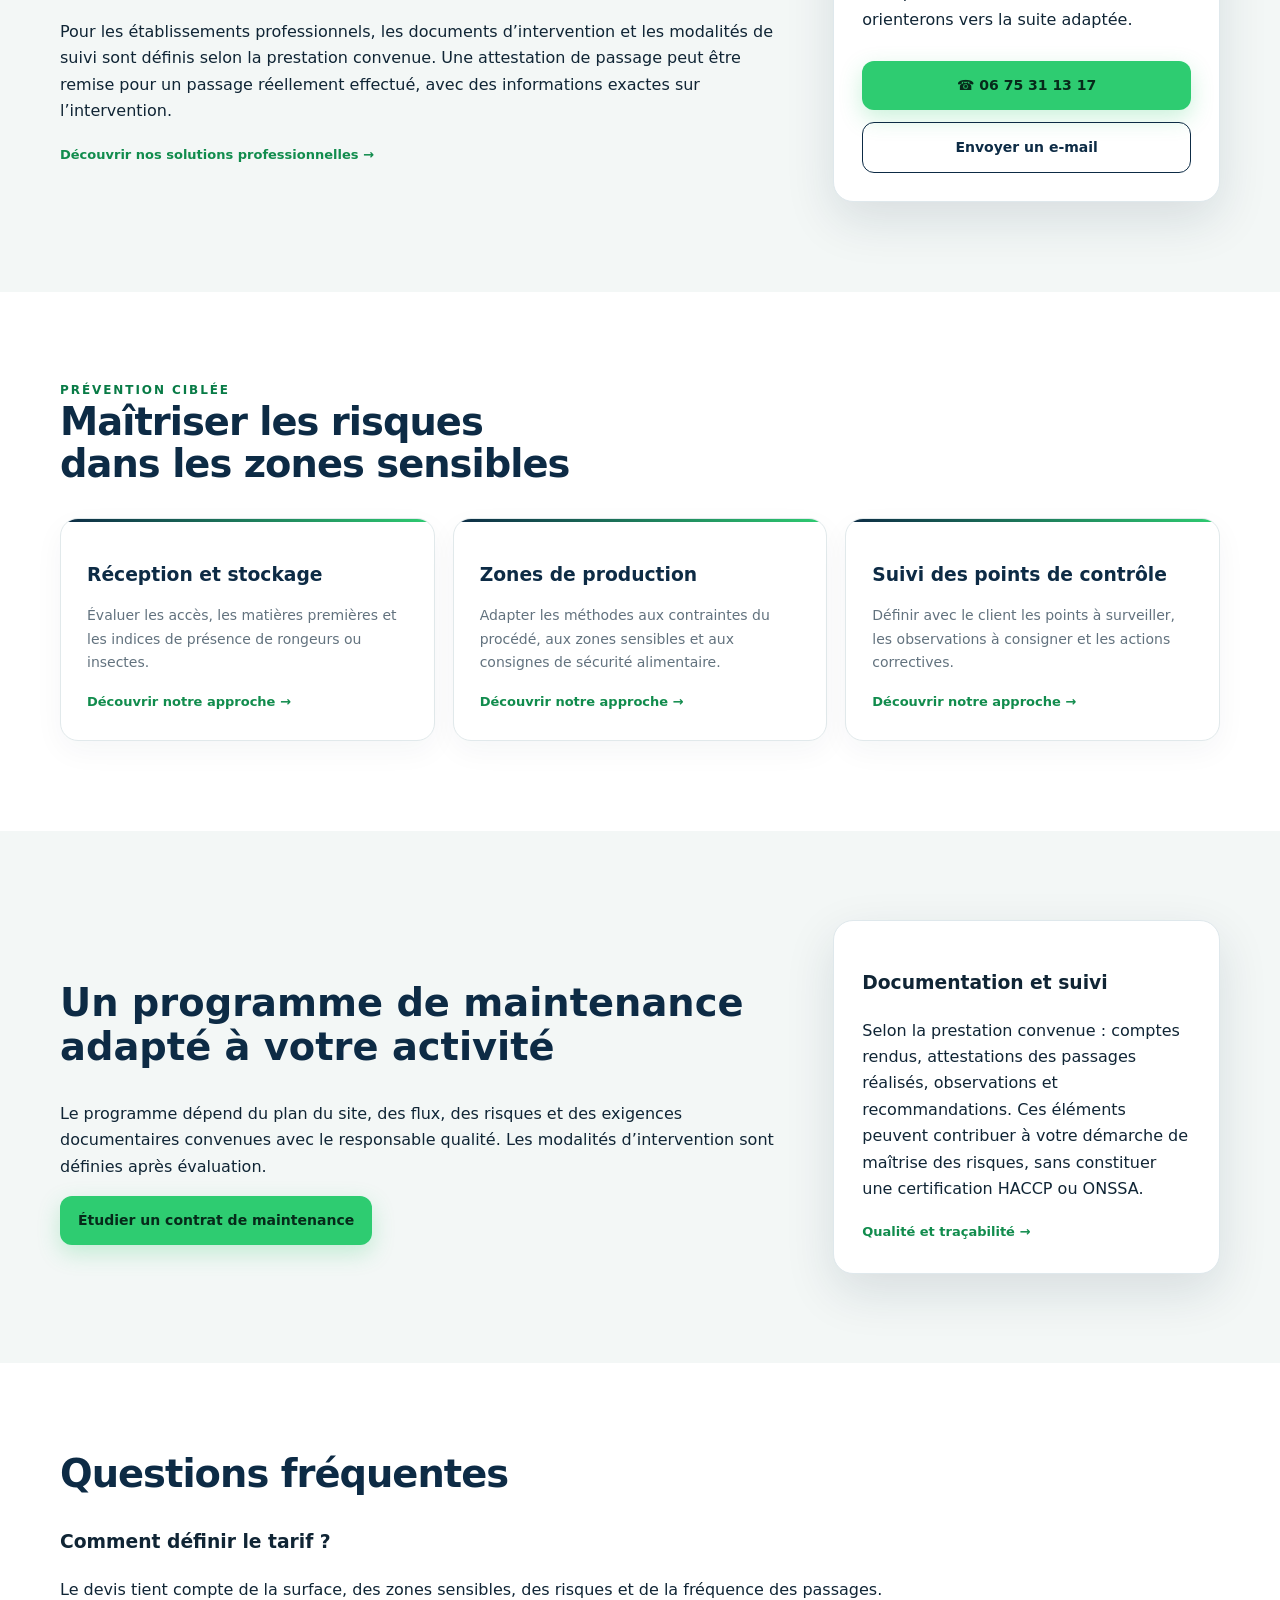
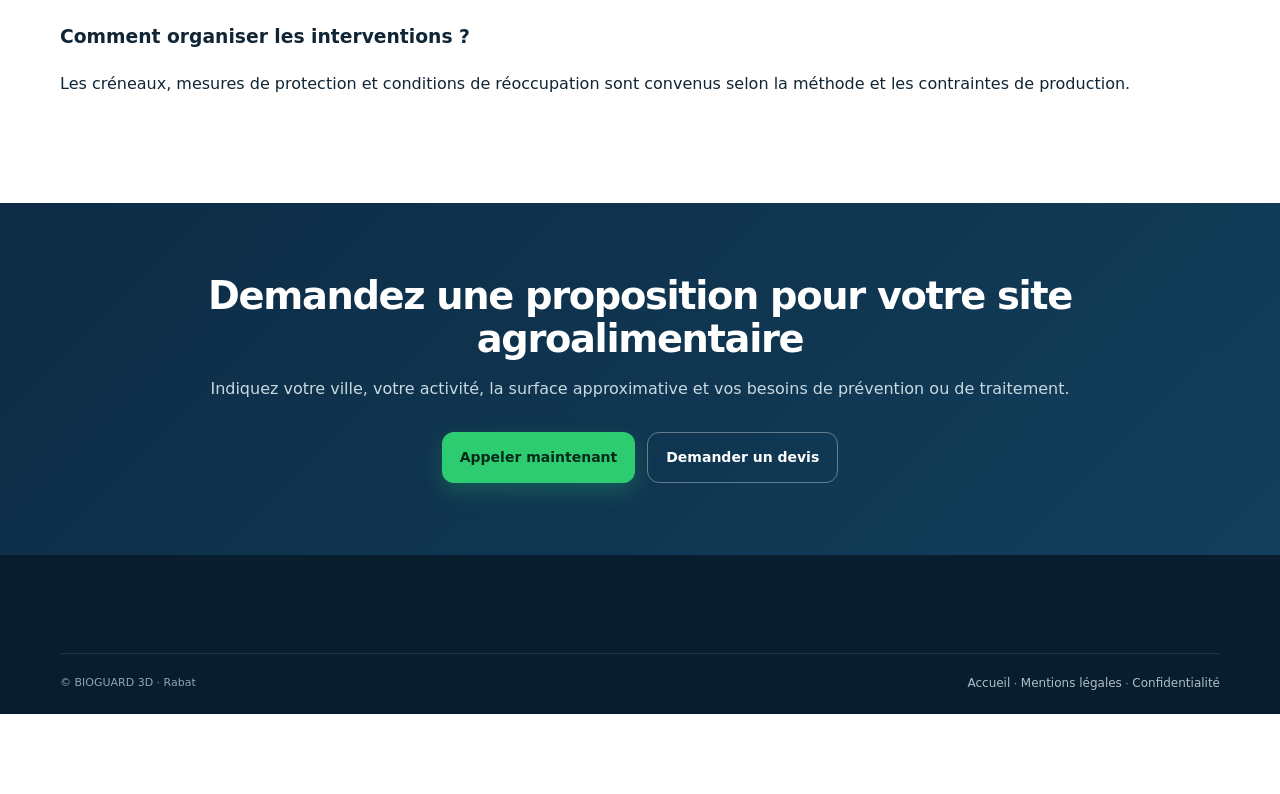
<file: industries-agroalimentaires.html>
<!doctype html>
<html lang="fr"><head><meta charset="utf-8"><meta name="viewport" content="width=device-width,initial-scale=1"><title>Lutte anti-nuisibles et maintenance agroalimentaire au Maroc | BIOGUARD 3D</title><meta name="description" content="Une démarche de prévention et de suivi documenté adaptée aux zones de production, aux flux logistiques et aux exigences internes de votre site. Basés à Rabat, déplacements au Maroc selon faisabilité."><link rel="canonical" href="https://bioguard3d.com/industries-agroalimentaires"><meta name="theme-color" content="#0D2B45"><link rel="icon" type="image/svg+xml" href="favicon-mark.svg?v=6"><link rel="stylesheet" href="style.css"><meta property="og:type" content="website"><meta property="og:title" content="Lutte anti-nuisibles et maintenance agroalimentaire au Maroc | BIOGUARD 3D"><meta property="og:description" content="Une démarche de prévention et de suivi documenté adaptée aux zones de production, aux flux logistiques et aux exigences internes de votre site. Basés à Rabat, déplacements au Maroc selon faisabilité."><meta property="og:image" content="https://bioguard3d.com/bioguard3d-og-premium.jpg"><meta property="og:locale" content="fr_MA"><meta property="og:site_name" content="BIOGUARD 3D"><meta property="og:url" content="https://bioguard3d.com/industries-agroalimentaires"><meta property="og:image:width" content="1200"><meta property="og:image:height" content="630"><meta name="twitter:card" content="summary_large_image"><meta name="twitter:title" content="Lutte anti-nuisibles et maintenance agroalimentaire au Maroc | BIOGUARD 3D"><meta name="twitter:description" content="Une démarche de prévention et de suivi documenté adaptée aux zones de production, aux flux logistiques et aux exigences internes de votre site. Basés à Rabat, déplacements au Maroc selon faisabilité."><meta name="twitter:image" content="https://bioguard3d.com/bioguard3d-og-premium.jpg"></head>
<body class="inner-page"><a class="skip" href="#main">Aller au contenu</a><header class="site-header"><div class="container bar"><a class="brand" href="/"><img src="Noir%20Minimaliste%20Institut%20de%20Beaut%C3%A9%20Logo.svg" alt="BIOGUARD 3D" width="40" height="45"><span><strong>BIOGUARD 3D</strong><small>SOLUTIONS ANTI-NUISIBLES</small></span></a><nav class="inner-nav" aria-label="Navigation principale"><a href="/#services">Services</a><a href="/#professionnels">Professionnels</a><a href="/#contact">Contact</a></nav><a class="btn btn-primary btn-sm" href="tel:+212675311317">Appeler</a></div></header>
<main id="main"><section class="inner-hero"><div class="container inner-hero-grid"><div><p class="eyebrow">BIOGUARD 3D · Industries agroalimentaires</p><h1>Maîtrisez les risques nuisibles dans votre site agroalimentaire</h1><p class="lead">Une démarche de prévention et de suivi documenté adaptée aux zones de production, aux flux logistiques et aux exigences internes de votre site.</p><div class="actions"><a class="btn btn-primary" href="tel:+212675311317">Appeler pour un conseil</a><a class="btn btn-ghost-light" href="https://wa.me/212675311317?text=Bonjour%20BIOGUARD%203D%2C%20je%20souhaite%20un%20devis%20concernant%20%3A%20Industries%20agroalimentaires" target="_blank" rel="noopener">Demander un devis WhatsApp</a></div><p class="hero-note">Basés à Rabat · Déplacements partout au Maroc selon faisabilité</p></div><div class="illustration-frame"><img src="images/agroalimentaire-scene-pilote.webp" width="640" height="500" alt="Prévention anti-nuisibles en industrie agroalimentaire — visuel illustratif" fetchpriority="high" decoding="async"></div></div></section>
<section class="section"><div class="container"><div class="head"><p class="eyebrow">Notre approche</p><h2>Une intervention pensée pour votre situation</h2><p>Chaque lieu a ses contraintes. Notre équipe technique évalue les besoins avant de proposer la méthode adaptée.</p></div><div class="grid services"><article class="card"><span class="step-no">01</span><h3>Évaluer</h3><p>Comprendre le problème, les zones exposées et vos priorités.</p></article><article class="card"><span class="step-no">02</span><h3>Agir</h3><p>Définir une intervention ciblée et communiquer les consignes utiles.</p></article><article class="card"><span class="step-no">03</span><h3>Prévenir</h3><p>Partager les recommandations et organiser le suivi lorsque nécessaire.</p></article></div></div></section>
<section class="section alt"><div class="container inner-split"><div><p class="eyebrow">Pour les professionnels</p><h2>Clarté, suivi et accompagnement</h2><p>Pour les établissements professionnels, les documents d’intervention et les modalités de suivi sont définis selon la prestation convenue. Une attestation de passage peut être remise pour un passage réellement effectué, avec des informations exactes sur l’intervention.</p><a class="more" href="/#professionnels">Découvrir nos solutions professionnelles →</a></div><div class="inner-info"><h3>Parlons de votre besoin</h3><p>Indiquez votre ville, votre type de local et le problème rencontré. Nous vous orienterons vers la suite adaptée.</p><a class="btn btn-primary btn-block" href="tel:+212675311317">☎ 06 75 31 13 17</a><a class="btn btn-outline btn-block" href="mailto:service.bioguard3d@gmail.com?subject=Demande%20de%20devis%20%E2%80%94%20Industries%20agroalimentaires">Envoyer un e-mail</a></div></div></section>
<section class="section"><div class="container"><div class="head"><p class="eyebrow">Prévention ciblée</p><h2>Maîtriser les risques dans les zones sensibles</h2></div><div class="grid services"><article class="card"><h3>Réception et stockage</h3><p>Évaluer les accès, les matières premières et les indices de présence de rongeurs ou insectes.</p><a class="more" href="/deratisation">Découvrir notre approche →</a></article><article class="card"><h3>Zones de production</h3><p>Adapter les méthodes aux contraintes du procédé, aux zones sensibles et aux consignes de sécurité alimentaire.</p><a class="more" href="/desinsectisation">Découvrir notre approche →</a></article><article class="card"><h3>Suivi des points de contrôle</h3><p>Définir avec le client les points à surveiller, les observations à consigner et les actions correctives.</p><a class="more" href="/qualite-tracabilite">Découvrir notre approche →</a></article></div></div></section><section class="section alt"><div class="container inner-split"><div><h2>Un programme de maintenance adapté à votre activité</h2><p>Le programme dépend du plan du site, des flux, des risques et des exigences documentaires convenues avec le responsable qualité. Les modalités d’intervention sont définies après évaluation.</p><a class="btn btn-primary" href="/contrats-maintenance">Étudier un contrat de maintenance</a></div><div class="inner-info"><h3>Documentation et suivi</h3><p>Selon la prestation convenue : comptes rendus, attestations des passages réalisés, observations et recommandations. Ces éléments peuvent contribuer à votre démarche de maîtrise des risques, sans constituer une certification HACCP ou ONSSA.</p><a class="more" href="/qualite-tracabilite">Qualité et traçabilité →</a></div></div></section><section class="section"><div class="container"><div class="head"><h2>Questions fréquentes</h2></div><h3>Comment définir le tarif ?</h3><p>Le devis tient compte de la surface, des zones sensibles, des risques et de la fréquence des passages.</p><h3>Comment organiser les interventions ?</h3><p>Les créneaux, mesures de protection et conditions de réoccupation sont convenus selon la méthode et les contraintes de production.</p></div></section><section class="final"><div class="container"><h2>Demandez une proposition pour votre site agroalimentaire</h2><p>Indiquez votre ville, votre activité, la surface approximative et vos besoins de prévention ou de traitement.</p><div class="actions center"><a class="btn btn-primary" href="tel:+212675311317">Appeler maintenant</a><a class="btn btn-ghost-light" href="https://wa.me/212675311317?text=Bonjour%2C%20je%20souhaite%20un%20devis%20anti-nuisibles%20pour%20votre%20site%20agroalimentaire" target="_blank" rel="noopener">Demander un devis</a></div></div></section></main>
<footer class="footer"><div class="container legal"><span>© BIOGUARD 3D · Rabat</span><span><a href="/">Accueil</a> · <a href="/mentions-legales">Mentions légales</a> · <a href="/politique-de-confidentialite">Confidentialité</a></span></div></footer><div class="contact-dock"><a class="dock-call" href="tel:+212675311317">☎ <span>Appeler</span></a><a class="dock-wa" href="https://wa.me/212675311317" target="_blank" rel="noopener"><span>WhatsApp</span></a></div></body></html>
</file>
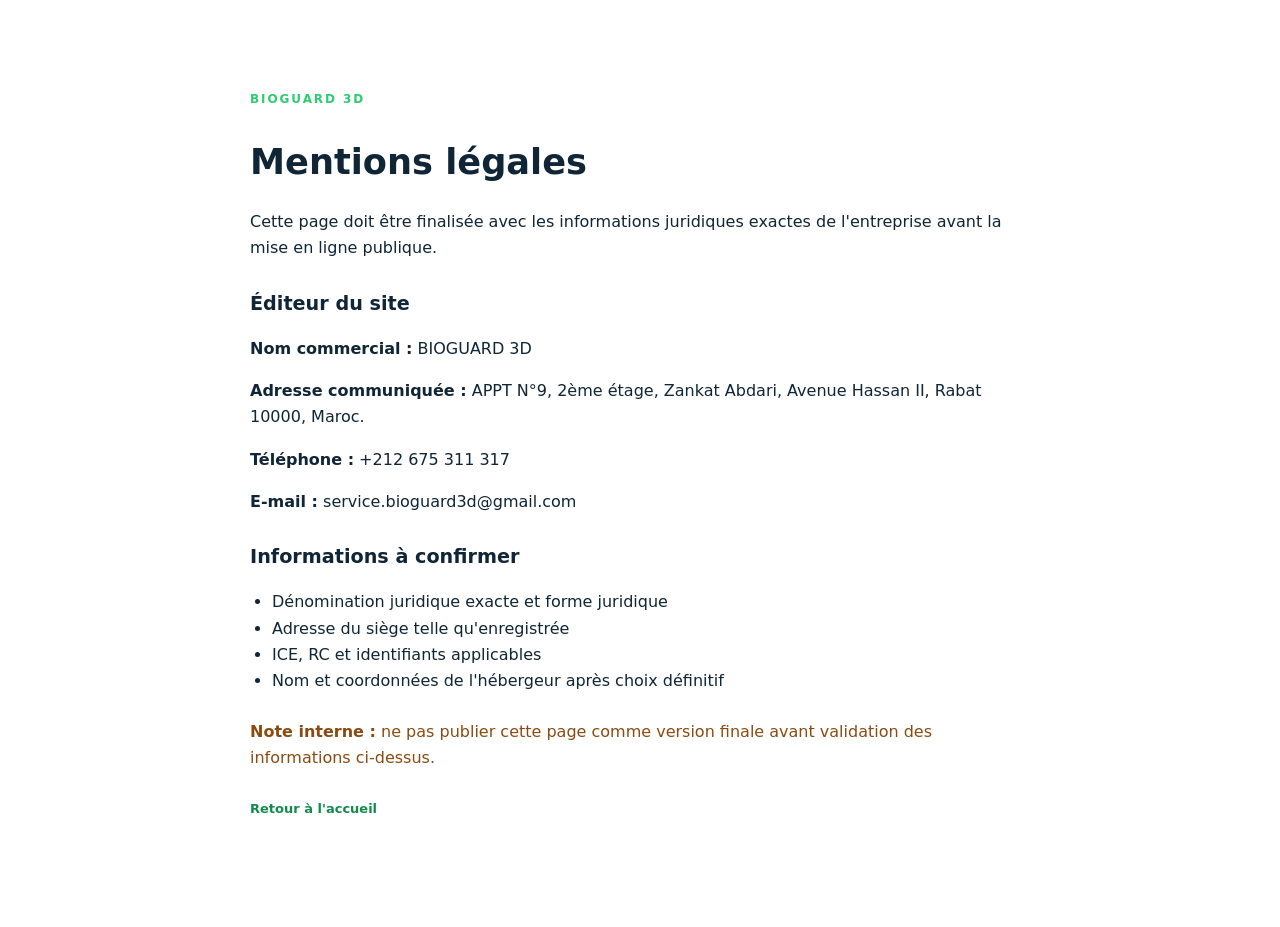
<file: mentions-legales.html>
<!doctype html>
<html lang="fr"><head><link rel="icon" type="image/svg+xml" href="favicon-mark.svg?v=6"><meta charset="utf-8"><meta name="viewport" content="width=device-width,initial-scale=1"><meta name="description" content="Informations légales de BIOGUARD 3D, entreprise de solutions anti-nuisibles à Rabat.">
<meta name="robots" content="noindex,follow"><title>Mentions légales | BIOGUARD 3D</title>
<link rel="stylesheet" href="style.css"></head>
<body style="padding-bottom:0"><main class="section"><div class="container narrow">
<p class="eyebrow">BIOGUARD 3D</p><h1 style="font-size:2.2rem;margin-bottom:18px">Mentions légales</h1>
<p>Cette page doit être finalisée avec les informations juridiques exactes de l'entreprise avant la mise en ligne publique.</p>
<h2 style="font-size:1.2rem;margin:26px 0 8px">Éditeur du site</h2>
<p><strong>Nom commercial :</strong> BIOGUARD 3D</p>
<p><strong>Adresse communiquée :</strong> APPT N°9, 2ème étage, Zankat Abdari, Avenue Hassan II, Rabat 10000, Maroc.</p>
<p><strong>Téléphone :</strong> +212 675 311 317</p><p><strong>E-mail :</strong> service.bioguard3d@gmail.com</p>
<h2 style="font-size:1.2rem;margin:26px 0 8px">Informations à confirmer</h2>
<ul style="list-style:disc;padding-left:22px">
<li>Dénomination juridique exacte et forme juridique</li><li>Adresse du siège telle qu'enregistrée</li>
<li>ICE, RC et identifiants applicables</li><li>Nom et coordonnées de l'hébergeur après choix définitif</li>
</ul>
<p style="margin-top:24px;color:#8a4b12"><strong>Note interne :</strong> ne pas publier cette page comme version finale avant validation des informations ci-dessus.</p>
<p style="margin-top:24px"><a class="more" href="/">Retour à l'accueil</a></p>
</div></main></body></html>
</file>
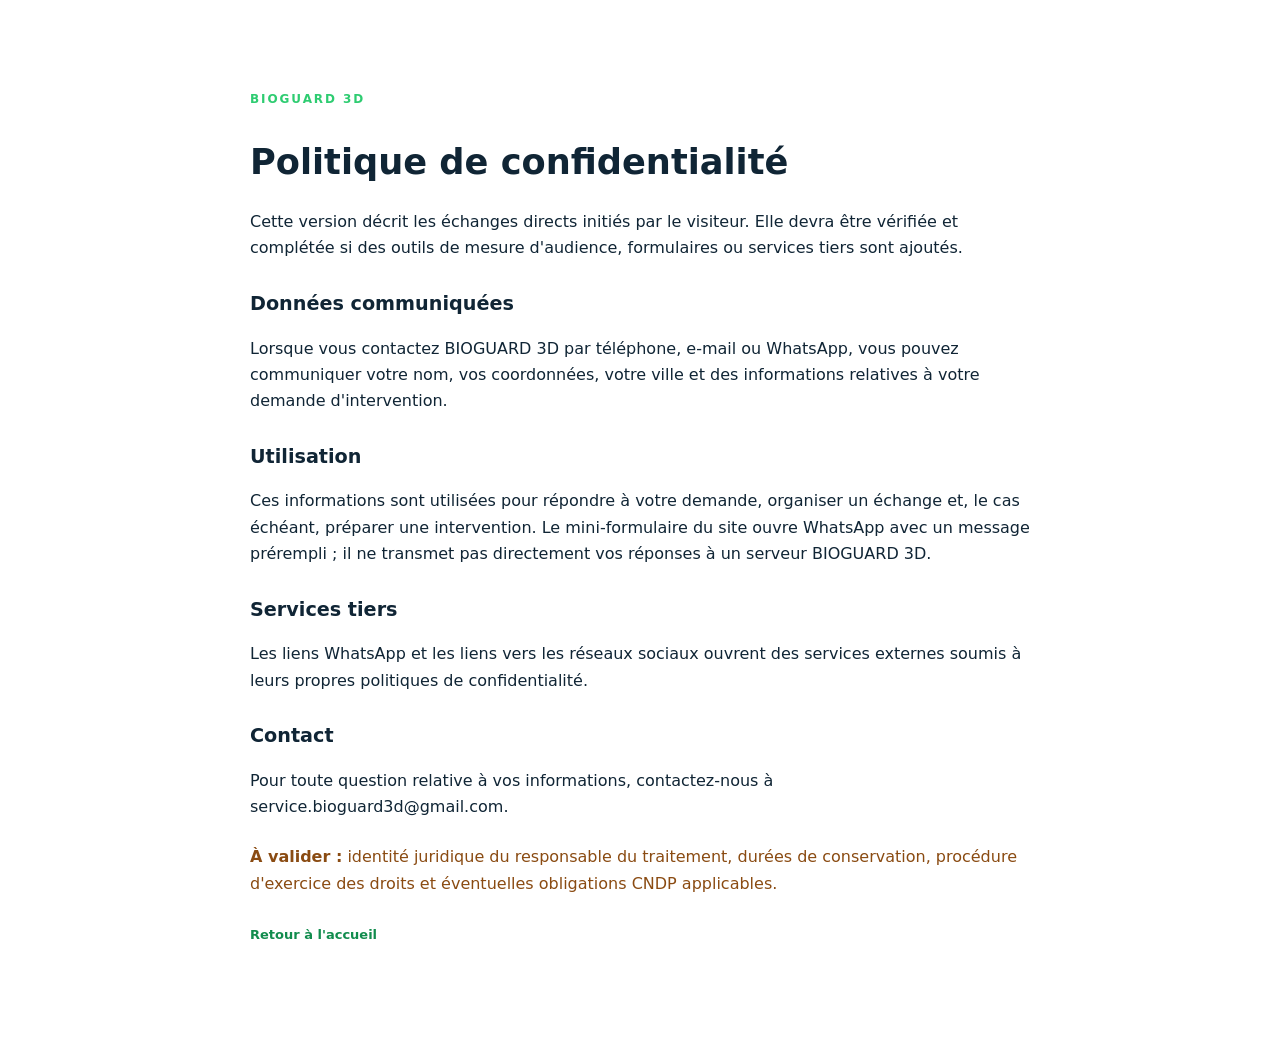
<file: politique-de-confidentialite.html>
<!doctype html>
<html lang="fr"><head><link rel="icon" type="image/svg+xml" href="favicon-mark.svg?v=6"><meta charset="utf-8"><meta name="viewport" content="width=device-width,initial-scale=1"><meta name="description" content="Informations sur le traitement des données lors de vos échanges avec BIOGUARD 3D.">
<meta name="robots" content="noindex,follow"><title>Politique de confidentialité | BIOGUARD 3D</title>
<link rel="stylesheet" href="style.css"></head>
<body style="padding-bottom:0"><main class="section"><div class="container narrow">
<p class="eyebrow">BIOGUARD 3D</p><h1 style="font-size:2.2rem;margin-bottom:18px">Politique de confidentialité</h1>
<p>Cette version décrit les échanges directs initiés par le visiteur. Elle devra être vérifiée et complétée si des outils de mesure d'audience, formulaires ou services tiers sont ajoutés.</p>
<h2 style="font-size:1.2rem;margin:26px 0 8px">Données communiquées</h2>
<p>Lorsque vous contactez BIOGUARD 3D par téléphone, e-mail ou WhatsApp, vous pouvez communiquer votre nom, vos coordonnées, votre ville et des informations relatives à votre demande d'intervention.</p>
<h2 style="font-size:1.2rem;margin:26px 0 8px">Utilisation</h2>
<p>Ces informations sont utilisées pour répondre à votre demande, organiser un échange et, le cas échéant, préparer une intervention. Le mini-formulaire du site ouvre WhatsApp avec un message prérempli ; il ne transmet pas directement vos réponses à un serveur BIOGUARD 3D.</p>
<h2 style="font-size:1.2rem;margin:26px 0 8px">Services tiers</h2>
<p>Les liens WhatsApp et les liens vers les réseaux sociaux ouvrent des services externes soumis à leurs propres politiques de confidentialité.</p>
<h2 style="font-size:1.2rem;margin:26px 0 8px">Contact</h2>
<p>Pour toute question relative à vos informations, contactez-nous à <a href="mailto:service.bioguard3d@gmail.com">service.bioguard3d@gmail.com</a>.</p>
<p style="margin-top:24px;color:#8a4b12"><strong>À valider :</strong> identité juridique du responsable du traitement, durées de conservation, procédure d'exercice des droits et éventuelles obligations CNDP applicables.</p>
<p style="margin-top:24px"><a class="more" href="/">Retour à l'accueil</a></p>
</div></main></body></html>
</file>
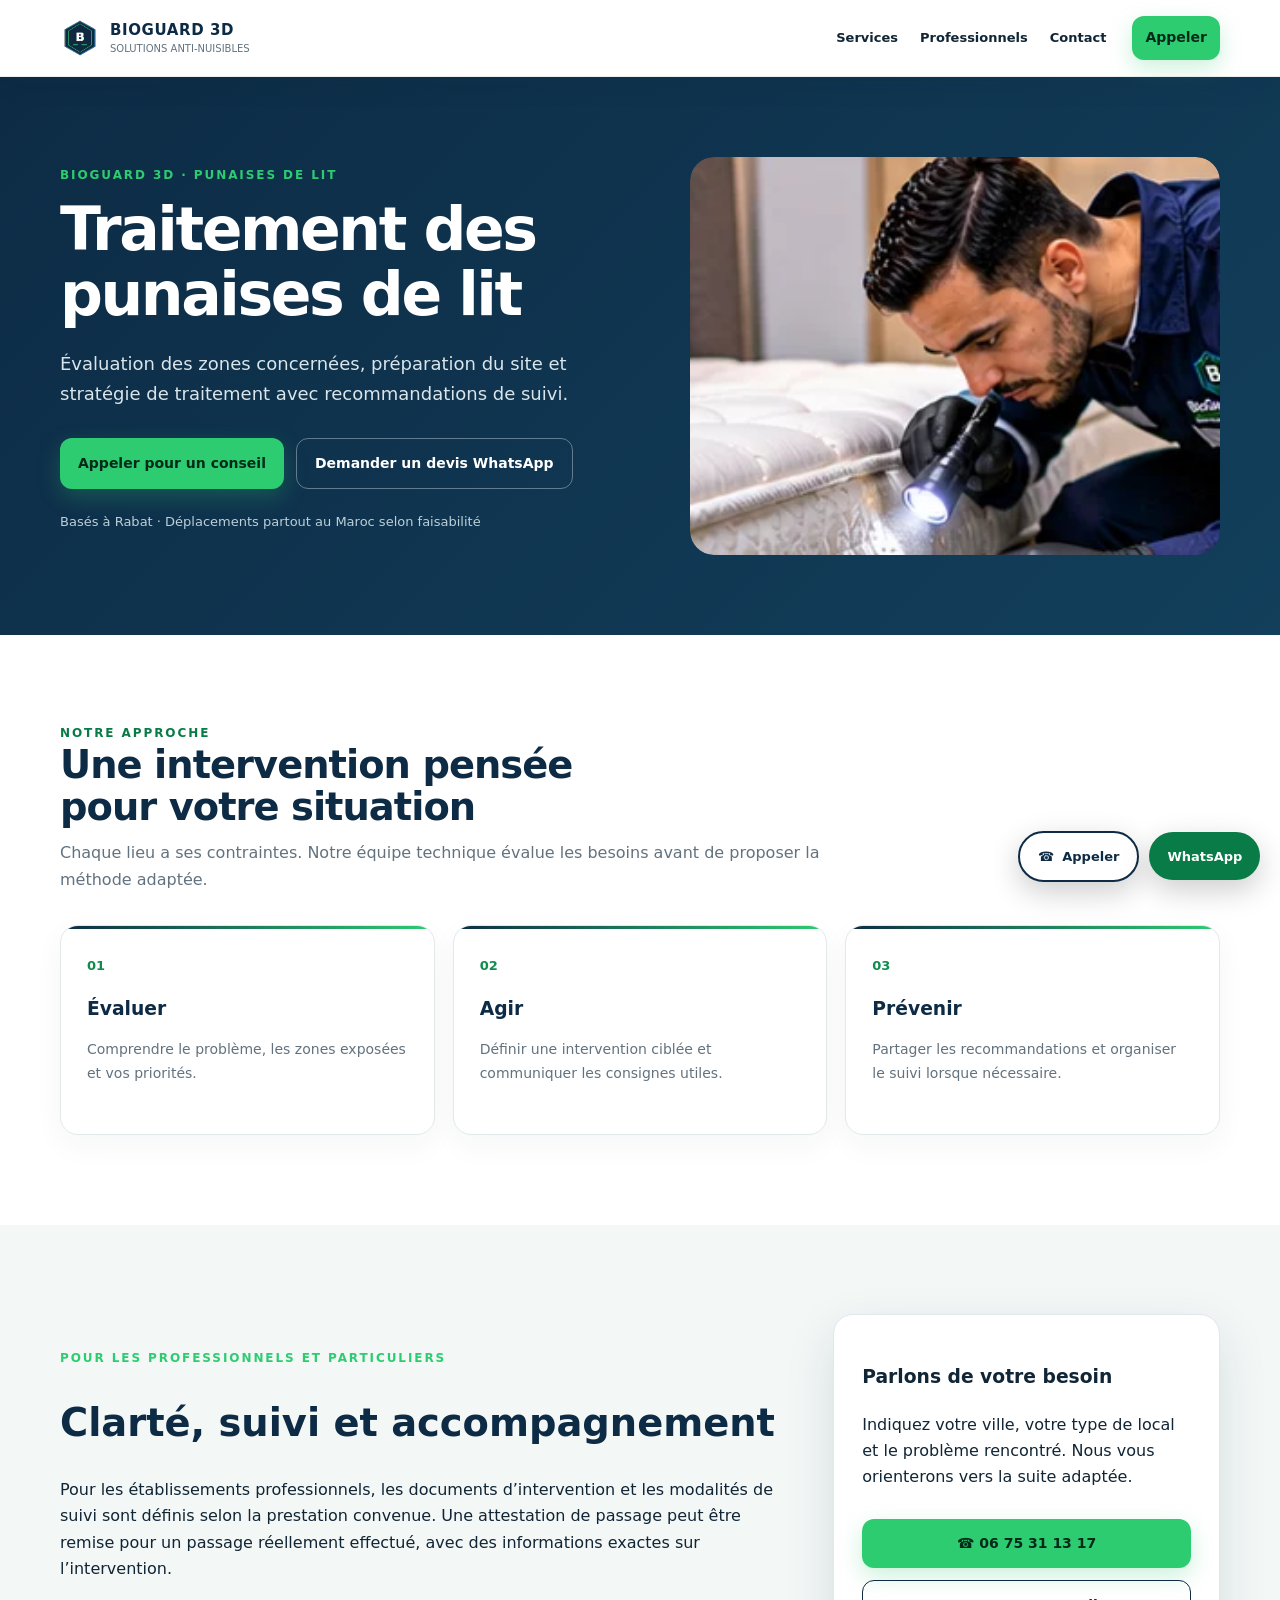
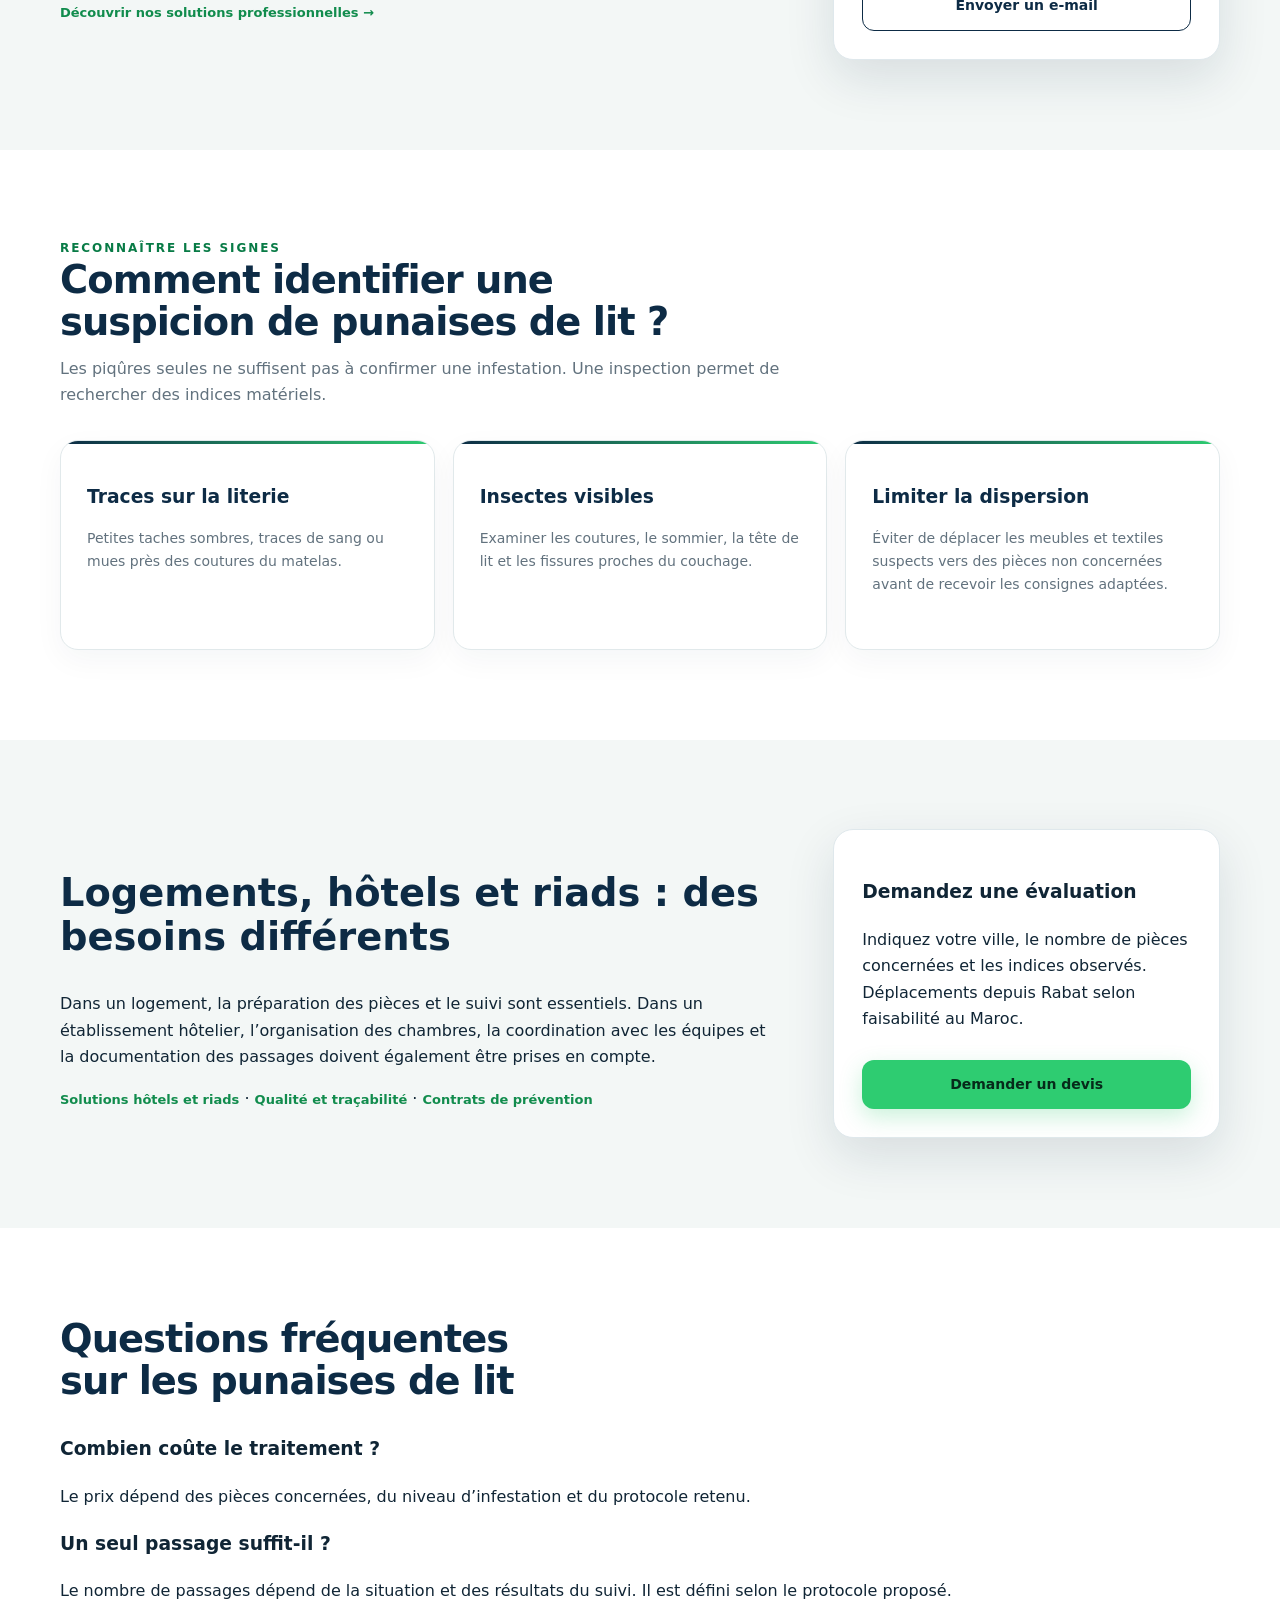
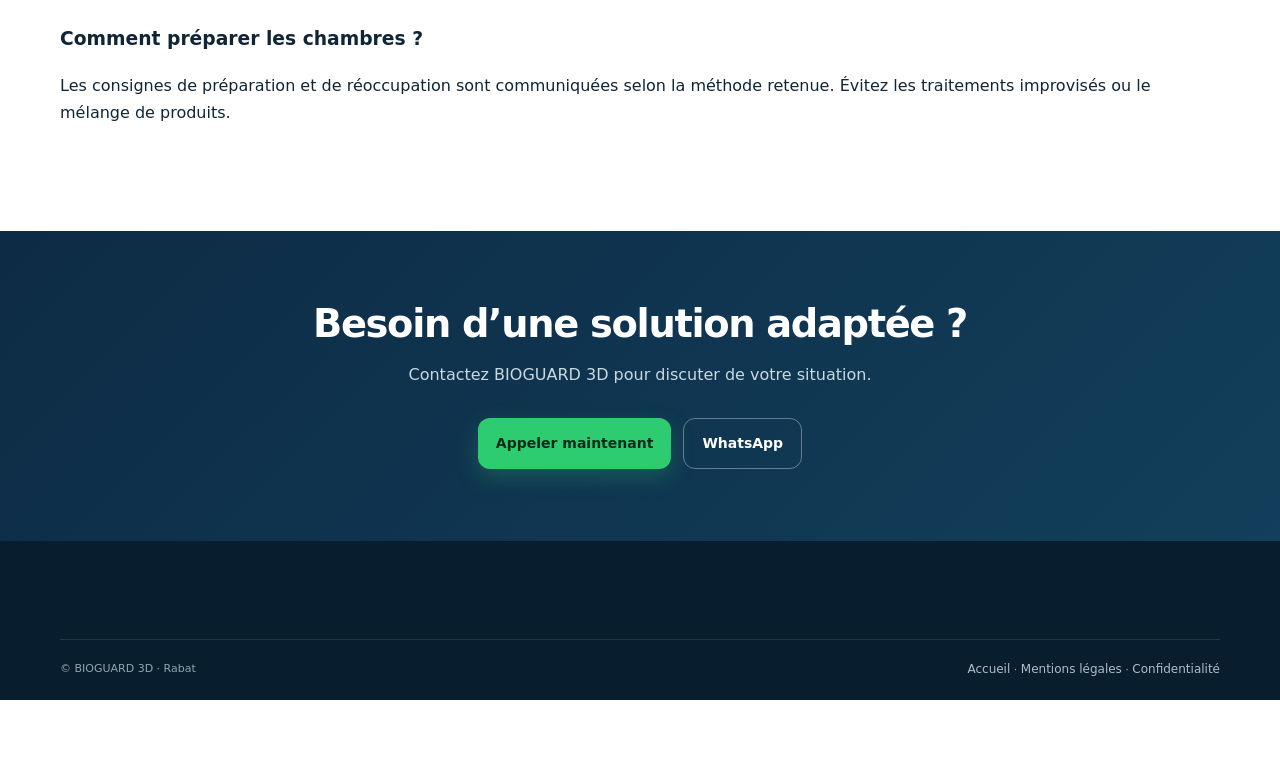
<file: punaises-de-lit.html>
<!doctype html>
<html lang="fr"><head><meta charset="utf-8"><meta name="viewport" content="width=device-width,initial-scale=1"><title>Traitement des punaises de lit à Rabat et au Maroc | BIOGUARD 3D</title><meta name="description" content="Inspection et traitement des punaises de lit pour logements, hôtels et riads à Rabat, Salé, Témara et au Maroc selon faisabilité. Demandez un devis adapté."><link rel="canonical" href="https://bioguard3d.com/punaises-de-lit"><meta name="theme-color" content="#0D2B45"><link rel="icon" type="image/svg+xml" href="favicon-mark.svg?v=6"><link rel="stylesheet" href="style.css"><meta property="og:type" content="website"><meta property="og:title" content="Traitement des punaises de lit à Rabat et au Maroc | BIOGUARD 3D"><meta property="og:description" content="Évaluation des zones concernées, préparation du site et stratégie de traitement avec recommandations de suivi."><meta property="og:image" content="https://bioguard3d.com/bioguard3d-og-premium.jpg"><meta property="og:locale" content="fr_MA"><meta property="og:site_name" content="BIOGUARD 3D"><meta property="og:url" content="https://bioguard3d.com/punaises-de-lit"><meta property="og:image:width" content="1200"><meta property="og:image:height" content="630"><meta name="twitter:card" content="summary_large_image"><meta name="twitter:title" content="Traitement des punaises de lit à Rabat et au Maroc | BIOGUARD 3D"><meta name="twitter:description" content="Évaluation des zones concernées, préparation du site et stratégie de traitement avec recommandations de suivi."><meta name="twitter:image" content="https://bioguard3d.com/bioguard3d-og-premium.jpg"></head>
<body class="inner-page"><a class="skip" href="#main">Aller au contenu</a><header class="site-header"><div class="container bar"><a class="brand" href="/"><img src="Noir%20Minimaliste%20Institut%20de%20Beaut%C3%A9%20Logo.svg" alt="BIOGUARD 3D" width="40" height="45"><span><strong>BIOGUARD 3D</strong><small>SOLUTIONS ANTI-NUISIBLES</small></span></a><nav class="inner-nav" aria-label="Navigation principale"><a href="/#services">Services</a><a href="/#professionnels">Professionnels</a><a href="/#contact">Contact</a></nav><a class="btn btn-primary btn-sm" href="tel:+212675311317">Appeler</a></div></header>
<main id="main"><section class="inner-hero"><div class="container inner-hero-grid"><div><p class="eyebrow">BIOGUARD 3D · Punaises de lit</p><h1>Traitement des punaises de lit</h1><p class="lead">Évaluation des zones concernées, préparation du site et stratégie de traitement avec recommandations de suivi.</p><div class="actions"><a class="btn btn-primary" href="tel:+212675311317">Appeler pour un conseil</a><a class="btn btn-ghost-light" href="https://wa.me/212675311317?text=Bonjour%20BIOGUARD%203D%2C%20je%20souhaite%20un%20devis%20concernant%20%3A%20Punaises%20de%20lit" target="_blank" rel="noopener">Demander un devis WhatsApp</a></div><p class="hero-note">Basés à Rabat · Déplacements partout au Maroc selon faisabilité</p></div><div class="illustration-frame"><img src="images/punaises-lit-scene-pilote.webp" width="640" height="500" alt="Illustration d’une inspection pour les punaises de lit" decoding="async"></div></div></section>
<section class="section"><div class="container"><div class="head"><p class="eyebrow">Notre approche</p><h2>Une intervention pensée pour votre situation</h2><p>Chaque lieu a ses contraintes. Notre équipe technique évalue les besoins avant de proposer la méthode adaptée.</p></div><div class="grid services"><article class="card"><span class="step-no">01</span><h3>Évaluer</h3><p>Comprendre le problème, les zones exposées et vos priorités.</p></article><article class="card"><span class="step-no">02</span><h3>Agir</h3><p>Définir une intervention ciblée et communiquer les consignes utiles.</p></article><article class="card"><span class="step-no">03</span><h3>Prévenir</h3><p>Partager les recommandations et organiser le suivi lorsque nécessaire.</p></article></div></div></section>
<section class="section alt"><div class="container inner-split"><div><p class="eyebrow">Pour les professionnels et particuliers</p><h2>Clarté, suivi et accompagnement</h2><p>Pour les établissements professionnels, les documents d’intervention et les modalités de suivi sont définis selon la prestation convenue. Une attestation de passage peut être remise pour un passage réellement effectué, avec des informations exactes sur l’intervention.</p><a class="more" href="/#professionnels">Découvrir nos solutions professionnelles →</a></div><div class="inner-info"><h3>Parlons de votre besoin</h3><p>Indiquez votre ville, votre type de local et le problème rencontré. Nous vous orienterons vers la suite adaptée.</p><a class="btn btn-primary btn-block" href="tel:+212675311317">☎ 06 75 31 13 17</a><a class="btn btn-outline btn-block" href="mailto:service.bioguard3d@gmail.com?subject=Demande%20de%20devis%20%E2%80%94%20Punaises%20de%20lit">Envoyer un e-mail</a></div></div></section>
<section class="section"><div class="container"><div class="head"><p class="eyebrow">Reconnaître les signes</p><h2>Comment identifier une suspicion de punaises de lit ?</h2><p>Les piqûres seules ne suffisent pas à confirmer une infestation. Une inspection permet de rechercher des indices matériels.</p></div><div class="grid services"><article class="card"><h3>Traces sur la literie</h3><p>Petites taches sombres, traces de sang ou mues près des coutures du matelas.</p></article><article class="card"><h3>Insectes visibles</h3><p>Examiner les coutures, le sommier, la tête de lit et les fissures proches du couchage.</p></article><article class="card"><h3>Limiter la dispersion</h3><p>Éviter de déplacer les meubles et textiles suspects vers des pièces non concernées avant de recevoir les consignes adaptées.</p></article></div></div></section><section class="section alt"><div class="container inner-split"><div><h2>Logements, hôtels et riads : des besoins différents</h2><p>Dans un logement, la préparation des pièces et le suivi sont essentiels. Dans un établissement hôtelier, l’organisation des chambres, la coordination avec les équipes et la documentation des passages doivent également être prises en compte.</p><p><a class="more" href="/hotels-riads">Solutions hôtels et riads</a> · <a class="more" href="/qualite-tracabilite">Qualité et traçabilité</a> · <a class="more" href="/contrats-maintenance">Contrats de prévention</a></p></div><div class="inner-info"><h3>Demandez une évaluation</h3><p>Indiquez votre ville, le nombre de pièces concernées et les indices observés. Déplacements depuis Rabat selon faisabilité au Maroc.</p><a class="btn btn-primary btn-block" href="https://wa.me/212675311317?text=Bonjour%2C%20je%20souhaite%20un%20devis%20pour%20des%20punaises%20de%20lit">Demander un devis</a></div></div></section><section class="section"><div class="container"><div class="head"><h2>Questions fréquentes sur les punaises de lit</h2></div><h3>Combien coûte le traitement ?</h3><p>Le prix dépend des pièces concernées, du niveau d’infestation et du protocole retenu.</p><h3>Un seul passage suffit-il ?</h3><p>Le nombre de passages dépend de la situation et des résultats du suivi. Il est défini selon le protocole proposé.</p><h3>Comment préparer les chambres ?</h3><p>Les consignes de préparation et de réoccupation sont communiquées selon la méthode retenue. Évitez les traitements improvisés ou le mélange de produits.</p></div></section><section class="final"><div class="container"><h2>Besoin d’une solution adaptée ?</h2><p>Contactez BIOGUARD 3D pour discuter de votre situation.</p><div class="actions center"><a class="btn btn-primary" href="tel:+212675311317">Appeler maintenant</a><a class="btn btn-ghost-light" href="https://wa.me/212675311317" target="_blank" rel="noopener">WhatsApp</a></div></div></section></main>
<footer class="footer"><div class="container legal"><span>© BIOGUARD 3D · Rabat</span><span><a href="/">Accueil</a> · <a href="/mentions-legales">Mentions légales</a> · <a href="/politique-de-confidentialite">Confidentialité</a></span></div></footer><div class="contact-dock"><a class="dock-call" href="tel:+212675311317">☎ <span>Appeler</span></a><a class="dock-wa" href="https://wa.me/212675311317" target="_blank" rel="noopener"><span>WhatsApp</span></a></div></body></html>
</file>
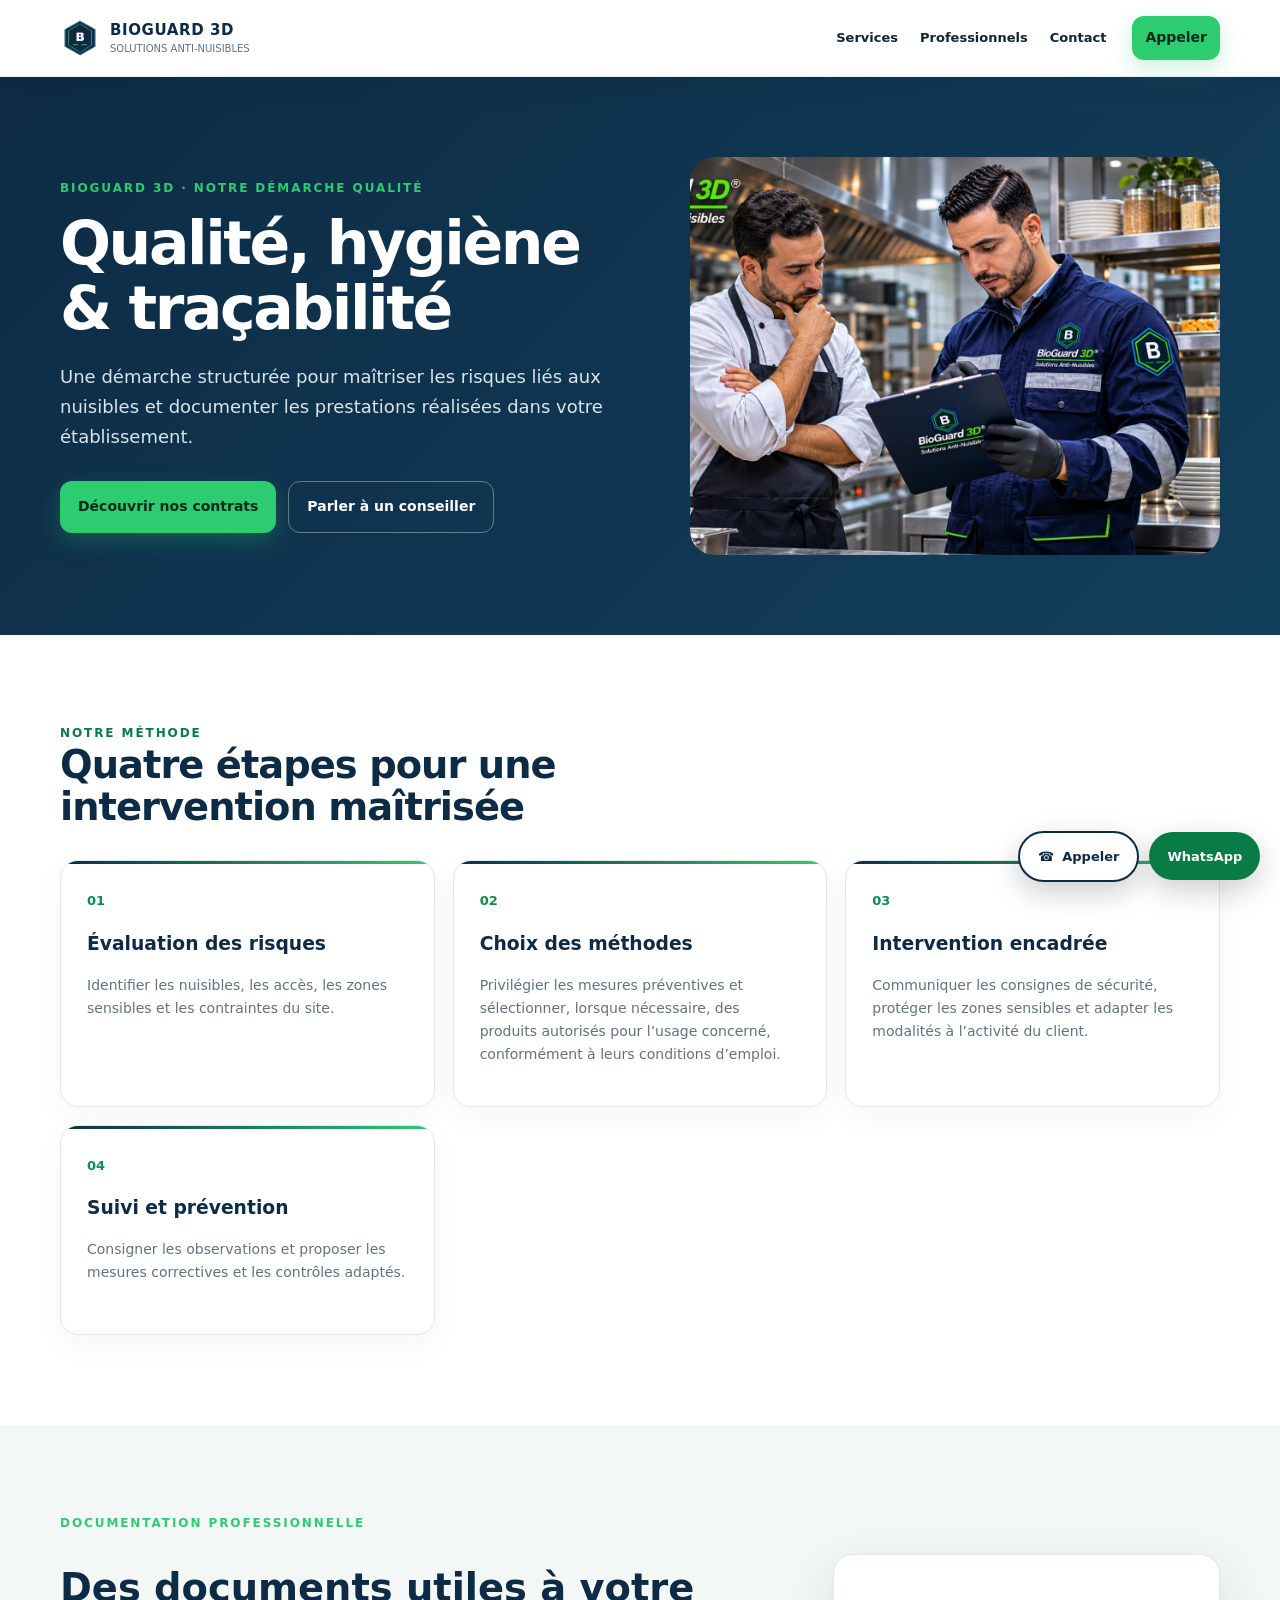
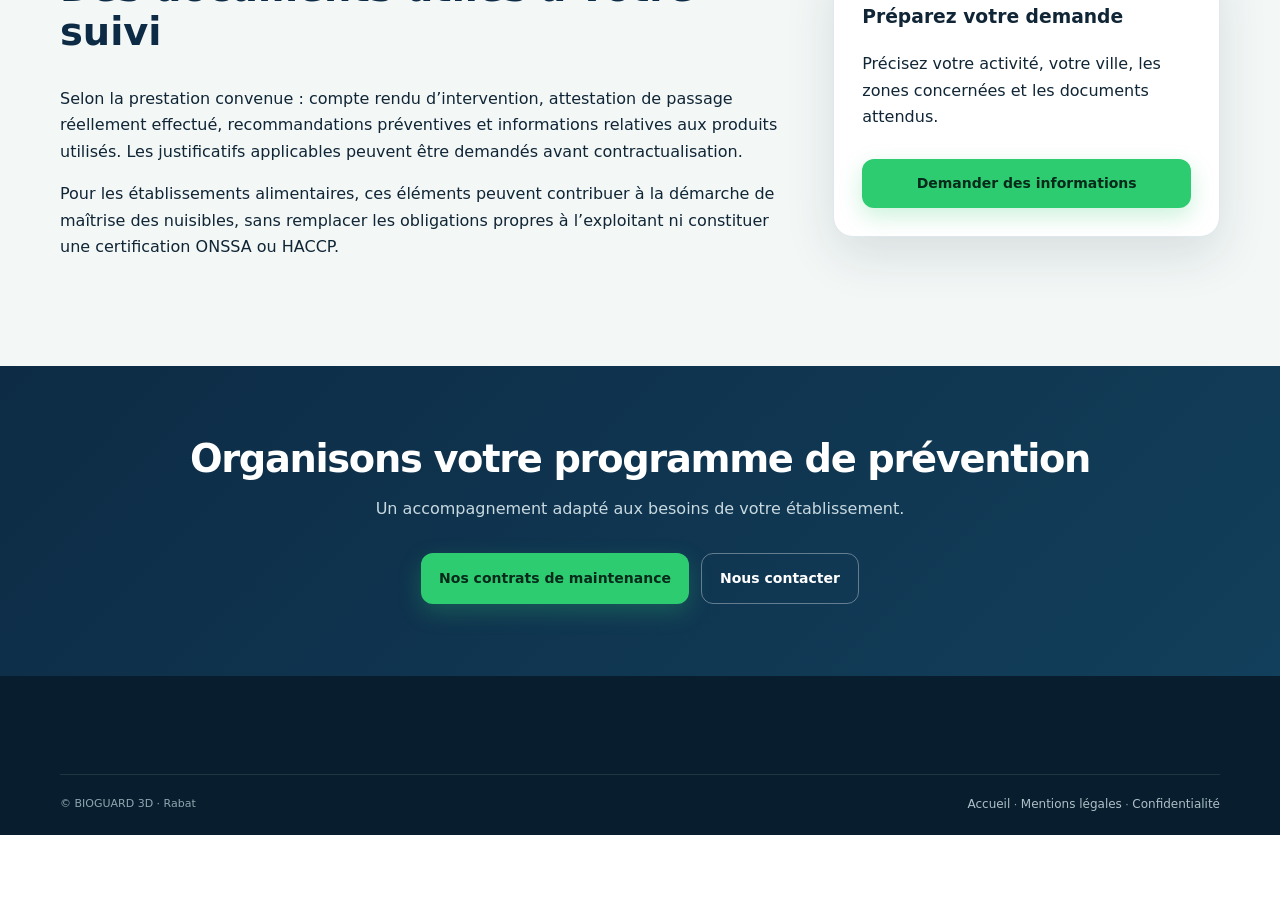
<file: qualite-tracabilite.html>
<!doctype html>
<html lang="fr"><head><meta charset="utf-8"><meta name="viewport" content="width=device-width,initial-scale=1"><title>Qualité, hygiène et traçabilité anti-nuisibles | BIOGUARD 3D</title><meta name="description" content="Découvrez notre démarche de prévention, de sécurité et de suivi documenté des interventions anti-nuisibles au Maroc."><link rel="canonical" href="https://bioguard3d.com/qualite-tracabilite"><meta name="theme-color" content="#0D2B45"><link rel="icon" type="image/svg+xml" href="favicon-mark.svg?v=6"><link rel="stylesheet" href="style.css"><meta property="og:type" content="website"><meta property="og:title" content="Qualité, hygiène et traçabilité anti-nuisibles | BIOGUARD 3D"><meta property="og:description" content="Découvrez notre démarche de prévention, de sécurité et de suivi documenté des interventions anti-nuisibles au Maroc."><meta property="og:image" content="https://bioguard3d.com/bioguard3d-og-premium.jpg"><meta property="og:locale" content="fr_MA"><meta property="og:site_name" content="BIOGUARD 3D"><meta property="og:url" content="https://bioguard3d.com/qualite-tracabilite"><meta property="og:image:width" content="1200"><meta property="og:image:height" content="630"><meta name="twitter:card" content="summary_large_image"><meta name="twitter:title" content="Qualité, hygiène et traçabilité anti-nuisibles | BIOGUARD 3D"><meta name="twitter:description" content="Découvrez notre démarche de prévention, de sécurité et de suivi documenté des interventions anti-nuisibles au Maroc."><meta name="twitter:image" content="https://bioguard3d.com/bioguard3d-og-premium.jpg"></head>
<body class="inner-page"><a class="skip" href="#main">Aller au contenu</a><header class="site-header"><div class="container bar"><a class="brand" href="/"><img src="Noir%20Minimaliste%20Institut%20de%20Beaut%C3%A9%20Logo.svg" alt="BIOGUARD 3D" width="40" height="45"><span><strong>BIOGUARD 3D</strong><small>SOLUTIONS ANTI-NUISIBLES</small></span></a><nav class="inner-nav" aria-label="Navigation principale"><a href="/#services">Services</a><a href="/#professionnels">Professionnels</a><a href="/#contact">Contact</a></nav><a class="btn btn-primary btn-sm" href="tel:+212675311317">Appeler</a></div></header>
<main id="main"><section class="inner-hero"><div class="container inner-hero-grid"><div><p class="eyebrow">BIOGUARD 3D · Notre démarche qualité</p><h1>Qualité, hygiène &amp; traçabilité</h1><p class="lead">Une démarche structurée pour maîtriser les risques liés aux nuisibles et documenter les prestations réalisées dans votre établissement.</p><div class="actions"><a class="btn btn-primary" href="/contrats-maintenance">Découvrir nos contrats</a><a class="btn btn-ghost-light" href="tel:+212675311317">Parler à un conseiller</a></div></div><div class="illustration-frame"><img src="images/restaurants-v3.webp" width="640" height="500" alt="Visuel illustratif : échange professionnel sur la prévention des nuisibles" decoding="async"></div></div></section><section class="section"><div class="container"><div class="head"><p class="eyebrow">Notre méthode</p><h2>Quatre étapes pour une intervention maîtrisée</h2></div><div class="grid services"><article class="card"><span class="step-no">01</span><h3>Évaluation des risques</h3><p>Identifier les nuisibles, les accès, les zones sensibles et les contraintes du site.</p></article><article class="card"><span class="step-no">02</span><h3>Choix des méthodes</h3><p>Privilégier les mesures préventives et sélectionner, lorsque nécessaire, des produits autorisés pour l’usage concerné, conformément à leurs conditions d’emploi.</p></article><article class="card"><span class="step-no">03</span><h3>Intervention encadrée</h3><p>Communiquer les consignes de sécurité, protéger les zones sensibles et adapter les modalités à l’activité du client.</p></article><article class="card"><span class="step-no">04</span><h3>Suivi et prévention</h3><p>Consigner les observations et proposer les mesures correctives et les contrôles adaptés.</p></article></div></div></section><section class="section alt"><div class="container inner-split"><div><p class="eyebrow">Documentation professionnelle</p><h2>Des documents utiles à votre suivi</h2><p>Selon la prestation convenue : compte rendu d’intervention, attestation de passage réellement effectué, recommandations préventives et informations relatives aux produits utilisés. Les justificatifs applicables peuvent être demandés avant contractualisation.</p><p>Pour les établissements alimentaires, ces éléments peuvent contribuer à la démarche de maîtrise des nuisibles, sans remplacer les obligations propres à l’exploitant ni constituer une certification ONSSA ou HACCP.</p></div><div class="inner-info"><h3>Préparez votre demande</h3><p>Précisez votre activité, votre ville, les zones concernées et les documents attendus.</p><a class="btn btn-primary btn-block" href="mailto:service.bioguard3d@gmail.com?subject=Demande%20de%20documentation%20technique">Demander des informations</a></div></div></section><section class="final"><div class="container"><h2>Organisons votre programme de prévention</h2><p>Un accompagnement adapté aux besoins de votre établissement.</p><div class="actions center"><a class="btn btn-primary" href="/contrats-maintenance">Nos contrats de maintenance</a><a class="btn btn-ghost-light" href="https://wa.me/212675311317">Nous contacter</a></div></div></section></main><footer class="footer"><div class="container legal"><span>© BIOGUARD 3D · Rabat</span><span><a href="/">Accueil</a> · <a href="/mentions-legales">Mentions légales</a> · <a href="/politique-de-confidentialite">Confidentialité</a></span></div></footer><div class="contact-dock"><a class="dock-call" href="tel:+212675311317">☎ <span>Appeler</span></a><a class="dock-wa" href="https://wa.me/212675311317" target="_blank" rel="noopener"><span>WhatsApp</span></a></div></body></html>
</file>
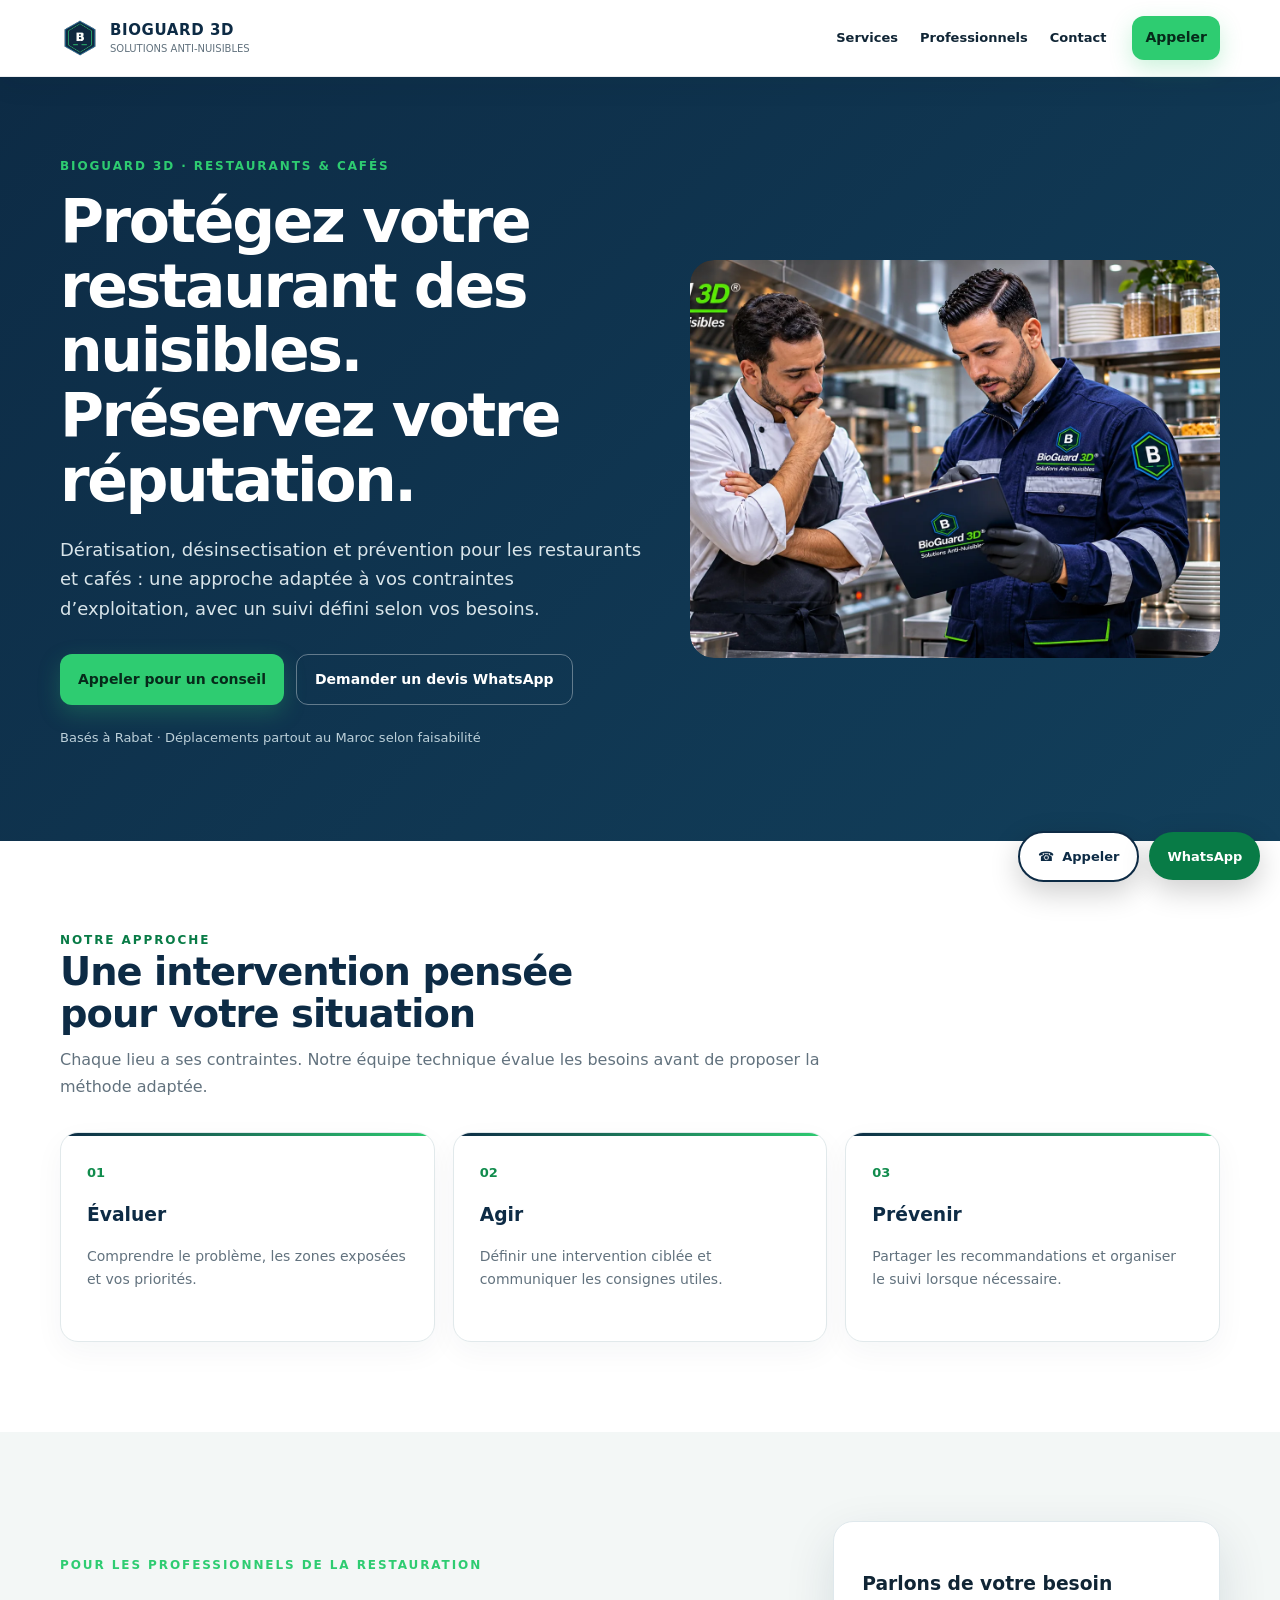
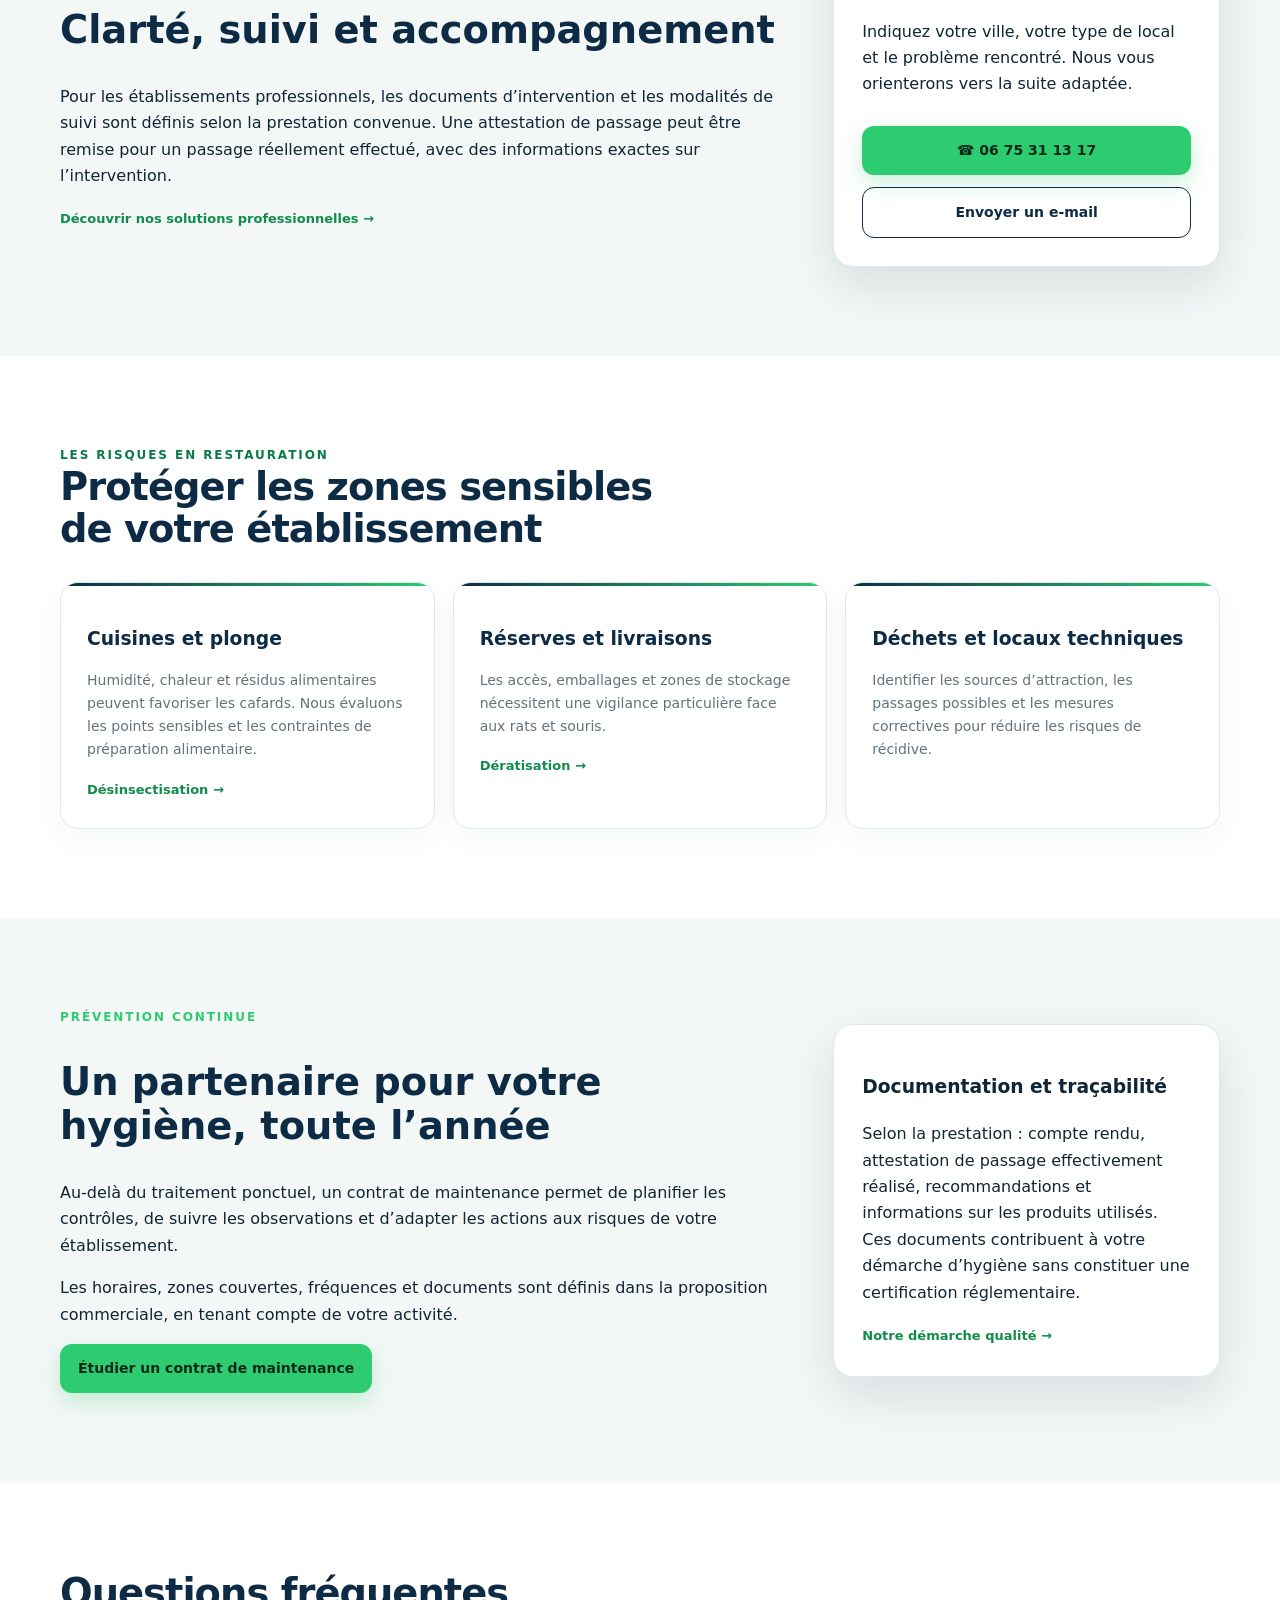
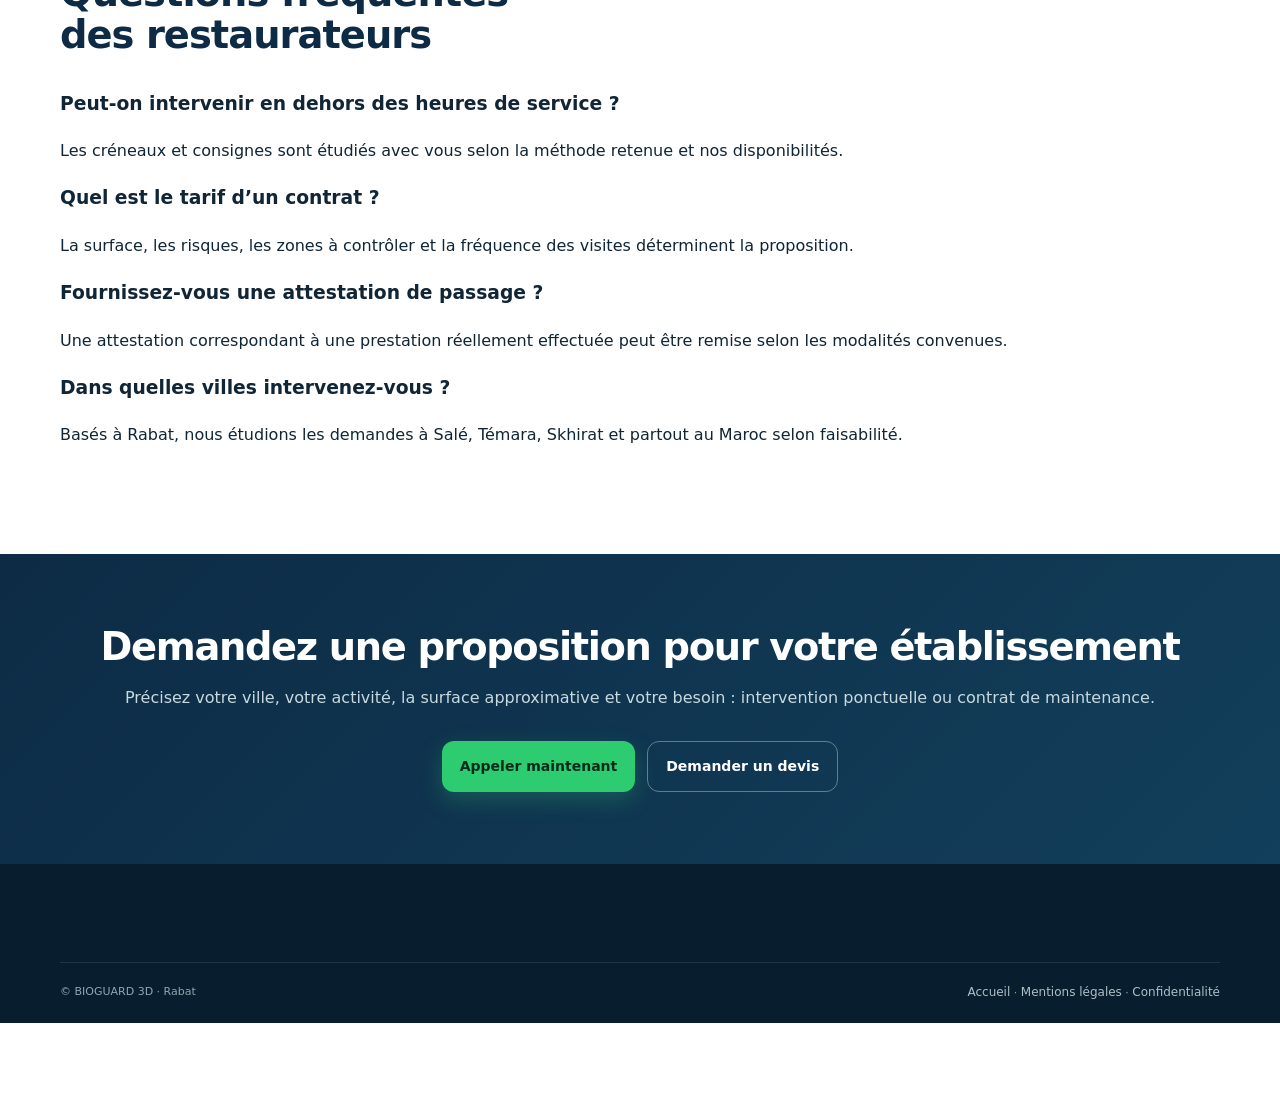
<file: restaurants-cafes.html>
<!doctype html>
<html lang="fr"><head><meta charset="utf-8"><meta name="viewport" content="width=device-width,initial-scale=1"><title>Dératisation et désinsectisation restaurants à Rabat et au Maroc | BIOGUARD 3D</title><meta name="description" content="Prévention des rats, souris et cafards en restauration : interventions adaptées, contrats de maintenance et suivi documenté à Rabat et au Maroc selon faisabilité."><link rel="canonical" href="https://bioguard3d.com/restaurants-cafes"><meta name="theme-color" content="#0D2B45"><link rel="icon" type="image/svg+xml" href="favicon-mark.svg?v=6"><link rel="stylesheet" href="style.css"><meta property="og:type" content="website"><meta property="og:title" content="Dératisation et désinsectisation restaurants à Rabat et au Maroc | BIOGUARD 3D"><meta property="og:description" content="Prévention des rats, souris et cafards en restauration : interventions adaptées, contrats de maintenance et suivi documenté à Rabat et au Maroc selon faisabilité."><meta property="og:image" content="https://bioguard3d.com/bioguard3d-og-premium.jpg"><meta property="og:locale" content="fr_MA"><meta property="og:site_name" content="BIOGUARD 3D"><meta property="og:url" content="https://bioguard3d.com/restaurants-cafes"><meta property="og:image:width" content="1200"><meta property="og:image:height" content="630"><meta name="twitter:card" content="summary_large_image"><meta name="twitter:title" content="Dératisation et désinsectisation restaurants à Rabat et au Maroc | BIOGUARD 3D"><meta name="twitter:description" content="Prévention des rats, souris et cafards en restauration : interventions adaptées, contrats de maintenance et suivi documenté à Rabat et au Maroc selon faisabilité."><meta name="twitter:image" content="https://bioguard3d.com/bioguard3d-og-premium.jpg"></head>
<body class="inner-page"><a class="skip" href="#main">Aller au contenu</a><header class="site-header"><div class="container bar"><a class="brand" href="/"><img src="Noir%20Minimaliste%20Institut%20de%20Beaut%C3%A9%20Logo.svg" alt="BIOGUARD 3D" width="40" height="45"><span><strong>BIOGUARD 3D</strong><small>SOLUTIONS ANTI-NUISIBLES</small></span></a><nav class="inner-nav" aria-label="Navigation principale"><a href="/#services">Services</a><a href="/#professionnels">Professionnels</a><a href="/#contact">Contact</a></nav><a class="btn btn-primary btn-sm" href="tel:+212675311317">Appeler</a></div></header>
<main id="main"><section class="inner-hero"><div class="container inner-hero-grid"><div><p class="eyebrow">BIOGUARD 3D · Restaurants &amp; cafés</p><h1>Protégez votre restaurant des nuisibles. Préservez votre réputation.</h1><p class="lead">Dératisation, désinsectisation et prévention pour les restaurants et cafés : une approche adaptée à vos contraintes d’exploitation, avec un suivi défini selon vos besoins.</p><div class="actions"><a class="btn btn-primary" href="tel:+212675311317">Appeler pour un conseil</a><a class="btn btn-ghost-light" href="https://wa.me/212675311317?text=Bonjour%20BIOGUARD%203D%2C%20je%20souhaite%20un%20devis%20concernant%20%3A%20Restaurants%20%26%20caf%C3%A9s" target="_blank" rel="noopener">Demander un devis WhatsApp</a></div><p class="hero-note">Basés à Rabat · Déplacements partout au Maroc selon faisabilité</p></div><div class="illustration-frame"><img src="images/restaurants-v3.webp" width="640" height="500" alt="Visuel illustratif : échange entre un technicien anti-nuisibles et un professionnel de la restauration" fetchpriority="high" decoding="async"></div></div></section>
<section class="section"><div class="container"><div class="head"><p class="eyebrow">Notre approche</p><h2>Une intervention pensée pour votre situation</h2><p>Chaque lieu a ses contraintes. Notre équipe technique évalue les besoins avant de proposer la méthode adaptée.</p></div><div class="grid services"><article class="card"><span class="step-no">01</span><h3>Évaluer</h3><p>Comprendre le problème, les zones exposées et vos priorités.</p></article><article class="card"><span class="step-no">02</span><h3>Agir</h3><p>Définir une intervention ciblée et communiquer les consignes utiles.</p></article><article class="card"><span class="step-no">03</span><h3>Prévenir</h3><p>Partager les recommandations et organiser le suivi lorsque nécessaire.</p></article></div></div></section>
<section class="section alt"><div class="container inner-split"><div><p class="eyebrow">Pour les professionnels de la restauration</p><h2>Clarté, suivi et accompagnement</h2><p>Pour les établissements professionnels, les documents d’intervention et les modalités de suivi sont définis selon la prestation convenue. Une attestation de passage peut être remise pour un passage réellement effectué, avec des informations exactes sur l’intervention.</p><a class="more" href="/#professionnels">Découvrir nos solutions professionnelles →</a></div><div class="inner-info"><h3>Parlons de votre besoin</h3><p>Indiquez votre ville, votre type de local et le problème rencontré. Nous vous orienterons vers la suite adaptée.</p><a class="btn btn-primary btn-block" href="tel:+212675311317">☎ 06 75 31 13 17</a><a class="btn btn-outline btn-block" href="mailto:service.bioguard3d@gmail.com?subject=Demande%20de%20devis%20%E2%80%94%20Restaurants%20%26%20caf%C3%A9s">Envoyer un e-mail</a></div></div></section>
<section class="section"><div class="container"><div class="head"><p class="eyebrow">Les risques en restauration</p><h2>Protéger les zones sensibles de votre établissement</h2></div><div class="grid services"><article class="card"><h3>Cuisines et plonge</h3><p>Humidité, chaleur et résidus alimentaires peuvent favoriser les cafards. Nous évaluons les points sensibles et les contraintes de préparation alimentaire.</p><a class="more" href="/desinsectisation">Désinsectisation →</a></article><article class="card"><h3>Réserves et livraisons</h3><p>Les accès, emballages et zones de stockage nécessitent une vigilance particulière face aux rats et souris.</p><a class="more" href="/deratisation">Dératisation →</a></article><article class="card"><h3>Déchets et locaux techniques</h3><p>Identifier les sources d’attraction, les passages possibles et les mesures correctives pour réduire les risques de récidive.</p></article></div></div></section><section class="section alt"><div class="container inner-split"><div><p class="eyebrow">Prévention continue</p><h2>Un partenaire pour votre hygiène, toute l’année</h2><p>Au-delà du traitement ponctuel, un contrat de maintenance permet de planifier les contrôles, de suivre les observations et d’adapter les actions aux risques de votre établissement.</p><p>Les horaires, zones couvertes, fréquences et documents sont définis dans la proposition commerciale, en tenant compte de votre activité.</p><a class="btn btn-primary" href="/contrats-maintenance">Étudier un contrat de maintenance</a></div><div class="inner-info"><h3>Documentation et traçabilité</h3><p>Selon la prestation : compte rendu, attestation de passage effectivement réalisé, recommandations et informations sur les produits utilisés. Ces documents contribuent à votre démarche d’hygiène sans constituer une certification réglementaire.</p><a class="more" href="/qualite-tracabilite">Notre démarche qualité →</a></div></div></section><section class="section"><div class="container"><div class="head"><h2>Questions fréquentes des restaurateurs</h2></div><h3>Peut-on intervenir en dehors des heures de service ?</h3><p>Les créneaux et consignes sont étudiés avec vous selon la méthode retenue et nos disponibilités.</p><h3>Quel est le tarif d’un contrat ?</h3><p>La surface, les risques, les zones à contrôler et la fréquence des visites déterminent la proposition.</p><h3>Fournissez-vous une attestation de passage ?</h3><p>Une attestation correspondant à une prestation réellement effectuée peut être remise selon les modalités convenues.</p><h3>Dans quelles villes intervenez-vous ?</h3><p>Basés à Rabat, nous étudions les demandes à Salé, Témara, Skhirat et partout au Maroc selon faisabilité.</p></div></section><section class="final"><div class="container"><h2>Demandez une proposition pour votre établissement</h2><p>Précisez votre ville, votre activité, la surface approximative et votre besoin : intervention ponctuelle ou contrat de maintenance.</p><div class="actions center"><a class="btn btn-primary" href="tel:+212675311317">Appeler maintenant</a><a class="btn btn-ghost-light" href="https://wa.me/212675311317?text=Bonjour%2C%20je%20souhaite%20une%20proposition%20anti-nuisibles%20pour%20mon%20restaurant%20ou%20caf%C3%A9" target="_blank" rel="noopener">Demander un devis</a></div></div></section></main>
<footer class="footer"><div class="container legal"><span>© BIOGUARD 3D · Rabat</span><span><a href="/">Accueil</a> · <a href="/mentions-legales">Mentions légales</a> · <a href="/politique-de-confidentialite">Confidentialité</a></span></div></footer><div class="contact-dock"><a class="dock-call" href="tel:+212675311317">☎ <span>Appeler</span></a><a class="dock-wa" href="https://wa.me/212675311317" target="_blank" rel="noopener"><span>WhatsApp</span></a></div></body></html>
</file>
<file: style.css>
:root{--navy:#0d2b45;--navy2:#123f5b;--green:#2ecc71;--green2:#20b862;--ink:#102535;--muted:#62727e;--line:#dfe8ec;--soft:#f4f8f7;--white:#fff;--shadow:0 18px 50px rgba(13,43,69,.12);--r:22px}*{box-sizing:border-box}html{scroll-behavior:smooth}body{margin:0;font-family:Montserrat,system-ui,-apple-system,Segoe UI,sans-serif;color:var(--ink);background:#fff;line-height:1.65;padding-bottom:78px}a{color:inherit;text-decoration:none}img{max-width:100%;display:block}.container{width:min(1160px,calc(100% - 40px));margin:auto}.narrow{width:min(780px,calc(100% - 40px));margin:auto}.skip{position:absolute;left:-9999px}.skip:focus{left:20px;top:20px;z-index:999;background:#fff;padding:10px}.site-header{position:sticky;top:0;z-index:50;background:rgba(255,255,255,.94);backdrop-filter:blur(14px);border-bottom:1px solid rgba(13,43,69,.08)}.bar{height:76px;display:flex;align-items:center;gap:26px}.brand{display:flex;align-items:center;gap:10px;margin-right:auto}.brand img{width:40px;height:45px;object-fit:contain}.brand span{display:grid;line-height:1.1}.brand strong{font-size:15px;letter-spacing:.04em;color:var(--navy)}.brand small{font-size:10px;color:var(--muted);margin-top:4px}.nav{display:flex;align-items:center;gap:20px;font-size:13px;font-weight:700}.nav>a:not(.btn):hover{color:var(--green2)}.btn{display:inline-flex;align-items:center;justify-content:center;gap:9px;border:0;border-radius:12px;padding:13px 18px;font-weight:800;font-size:14px;cursor:pointer;transition:.2s}.btn:hover{transform:translateY(-1px)}.btn-primary{background:var(--green);color:#062a1a;box-shadow:0 8px 22px rgba(46,204,113,.25)}.btn-wa{background:#1fbd63;color:#fff}.btn-outline{border:1px solid var(--navy);color:var(--navy);background:transparent}.btn-ghost-light{border:1px solid rgba(255,255,255,.35);color:#fff}.btn-sm{padding:10px 13px}.btn-block{width:100%}.head-wa{display:none}.menu-btn{display:none;background:none;border:0}.menu-btn i{display:block;width:24px;height:2px;background:var(--navy);margin:5px}.hero{background:radial-gradient(circle at 80% 20%,rgba(46,204,113,.18),transparent 28%),linear-gradient(135deg,#0d2b45,#123f5b);color:#fff;padding:84px 0 76px;overflow:hidden}.hero-grid{display:grid;grid-template-columns:1.1fr .9fr;gap:64px;align-items:center}.eyebrow{text-transform:uppercase;letter-spacing:.16em;font-size:12px;font-weight:800;color:var(--green);margin:0 0 12px}.hero h1{font-size:clamp(42px,5vw,68px);line-height:1.02;letter-spacing:-.045em;margin:0 0 22px;max-width:760px}.lead{font-size:18px;max-width:650px;color:#d9e5ea}.actions{display:flex;flex-wrap:wrap;gap:12px;margin-top:30px}.hero-note{display:flex;align-items:center;gap:8px;color:#bcd0d9;font-size:13px;margin-top:22px}.hero-panel{position:relative}.quick{position:relative;z-index:2;background:#fff;color:var(--ink);padding:28px;border-radius:var(--r);box-shadow:0 24px 70px rgba(0,0,0,.25)}.quick h2{margin:0 0 4px;font-size:24px}.quick p{color:var(--muted);font-size:13px;margin:0 0 20px}.quick label{display:block;font-size:12px;font-weight:800;margin:13px 0 6px}.quick select{width:100%;padding:13px 12px;border:1px solid var(--line);border-radius:10px;background:#fff;font:inherit}.quick .btn{margin-top:18px}.hex-bg{position:absolute;width:300px;right:-110px;top:-100px;color:rgba(46,204,113,.22)}.section{padding:82px 0}.alt{background:var(--soft)}.head{max-width:760px;margin-bottom:34px}.head h2,.aud h2,.final h2{font-size:clamp(30px,3vw,44px);line-height:1.1;letter-spacing:-.035em;margin:0 0 12px;color:var(--navy)}.head p{color:var(--muted);margin:0}.chips,.cities,.trust{list-style:none;padding:0;margin:0;display:flex;flex-wrap:wrap;gap:10px}.chips a{display:flex;align-items:center;gap:8px;border:1px solid var(--line);padding:11px 14px;border-radius:999px;background:#fff;font-weight:700;font-size:13px}.chips a:hover{border-color:var(--green);box-shadow:0 5px 18px rgba(13,43,69,.08)}.small{font-size:12px}.muted{color:var(--muted)}.grid{display:grid;gap:18px}.services{grid-template-columns:repeat(3,1fr)}.card{background:#fff;border:1px solid var(--line);border-radius:18px;padding:26px;min-height:210px;transition:.2s}.card:hover{transform:translateY(-3px);box-shadow:var(--shadow);border-color:#c9ded4}.card h3{color:var(--navy);margin:15px 0 8px}.card p{color:var(--muted);font-size:14px}.more{color:#118c4d;font-weight:800;font-size:13px}.ico{width:20px;height:20px;fill:none;stroke:currentColor;stroke-width:1.7;stroke-linecap:round;stroke-linejoin:round}.ico.big{width:34px;height:34px;color:var(--green2)}.split{display:grid;grid-template-columns:1fr 1fr;gap:20px}.aud{padding:42px;border-radius:24px}.aud-light{background:#f7faf9;border:1px solid var(--line)}.aud-dark{background:var(--navy);color:#fff}.aud-dark h2{color:#fff}.aud p:not(.tag){color:var(--muted)}.aud-dark p:not(.tag){color:#c7d7df}.tag{font-weight:800;color:var(--green2);font-size:12px;text-transform:uppercase;letter-spacing:.12em}.pillars{grid-template-columns:repeat(4,1fr)}.pillars article{border-left:3px solid var(--green);padding-left:18px}.pillars h3{font-size:16px;color:var(--navy);margin:0 0 6px}.pillars p{font-size:13px;color:var(--muted);margin:0}.steps{list-style:none;padding:0;margin:0;display:grid;grid-template-columns:repeat(4,1fr);gap:20px}.steps li{display:flex;gap:14px}.steps span{flex:0 0 38px;height:38px;border-radius:50%;display:grid;place-items:center;background:var(--navy);color:#fff;font-weight:800}.steps h3{margin:0 0 5px;font-size:15px}.steps p{margin:0;color:var(--muted);font-size:13px}.trust li{background:#fff;border:1px solid var(--line);border-radius:14px;padding:15px 16px;display:flex;align-items:center;gap:10px;font-weight:700;font-size:13px}.cities li{padding:10px 14px;background:var(--soft);border-radius:10px;font-weight:700;font-size:13px}.cities .soft{color:var(--muted)}.faq details{background:#fff;border:1px solid var(--line);border-radius:14px;padding:0 18px;margin:10px 0}.faq summary{list-style:none;cursor:pointer;padding:18px 0;font-weight:800;display:flex;justify-content:space-between;gap:20px}.faq summary::-webkit-details-marker{display:none}.faq details p{color:var(--muted);margin:0;padding:0 0 18px;font-size:14px}.final{padding:72px 0;background:linear-gradient(135deg,#0d2b45,#123f5b);color:#fff;text-align:center}.final h2{color:#fff}.final p{color:#c8d9e0}.center{justify-content:center}.final-mail{display:flex;justify-content:center;align-items:center;gap:8px}.footer{background:#081d2d;color:#fff;padding:58px 0 28px}.fgrid{display:grid;grid-template-columns:1.5fr 1fr 1fr 1.4fr;gap:36px}.fbrand img{width:56px}.fbrand p{font-size:13px}.muted-l{color:#9eb2bd}.footer h3{font-size:13px;margin:0 0 12px;color:#dce8ed}.footer nav,.footer>div>div{display:flex;flex-direction:column;gap:8px}.footer a,.footer address{font-size:12px;color:#aebfc7;font-style:normal}.footer a:hover{color:#fff}.social{display:flex;gap:12px;flex-wrap:wrap}.legal{margin-top:40px;padding-top:20px;border-top:1px solid rgba(255,255,255,.1);display:flex;justify-content:space-between;gap:20px;color:#8fa6b1;font-size:11px}.wa-float{position:fixed;z-index:60;right:20px;bottom:18px;background:#1fbd63;color:#fff;padding:13px 18px;border-radius:999px;display:flex;align-items:center;gap:8px;font-weight:800;font-size:13px;box-shadow:0 10px 30px rgba(0,0,0,.22)}@media(max-width:980px){.nav{position:fixed;inset:76px 0 auto 0;background:#fff;padding:22px 20px;display:none;flex-direction:column;align-items:stretch;border-bottom:1px solid var(--line);box-shadow:var(--shadow)}.nav.open{display:flex}.menu-btn{display:block}.head-wa{display:inline-flex}.nav-cta{display:none}.hero-grid{grid-template-columns:1fr;gap:40px}.services{grid-template-columns:repeat(2,1fr)}.pillars,.steps{grid-template-columns:repeat(2,1fr)}.fgrid{grid-template-columns:1fr 1fr}}@media(max-width:640px){.container{width:min(100% - 28px,1160px)}.bar{height:68px}.brand span{display:none}.head-wa{display:none}.hero{padding:58px 0 48px}.hero h1{font-size:42px}.lead{font-size:16px}.actions .btn{width:100%}.section{padding:58px 0}.services,.split,.pillars,.steps,.fgrid{grid-template-columns:1fr}.aud{padding:30px}.legal{flex-direction:column}.wa-float{left:14px;right:14px;justify-content:center}.wa-float span{display:inline}.footer{padding-bottom:95px}}
/* BIOGUARD 3D V2 — dual-channel contact, accessible on mobile */
.head-call{display:inline-flex;white-space:nowrap}.quick-call{margin-top:10px!important;box-shadow:none}.contact-dock{position:fixed;z-index:60;right:20px;bottom:18px;display:flex;gap:10px;align-items:center}.contact-dock a{display:inline-flex;align-items:center;justify-content:center;gap:8px;border-radius:999px;padding:13px 18px;font-size:13px;font-weight:800;box-shadow:0 10px 30px rgba(0,0,0,.2);min-height:48px}.dock-call{background:#fff;color:#0d2b45;border:2px solid #0d2b45}.dock-wa{background:#1fbd63;color:#fff}.contact-dock a:focus-visible,.head-call:focus-visible,.quick-call:focus-visible{outline:3px solid #1a6fa8;outline-offset:3px}@media(max-width:980px){.head-call{display:inline-flex}}@media(max-width:640px){body{padding-bottom:82px}.head-call{margin-left:auto;padding:9px 12px}.contact-dock{left:12px;right:12px;bottom:10px}.contact-dock a{flex:1;border-radius:12px}.contact-dock .ico{width:19px;height:19px}.quick-call{font-size:13px}}

/* V2 service pages */
.inner-page{padding-bottom:80px}.inner-nav{display:flex;gap:22px;align-items:center;font-size:13px;font-weight:700}.inner-hero{background:linear-gradient(135deg,#0d2b45,#123f5b);color:#fff;padding:80px 0}.inner-hero-grid{display:grid;grid-template-columns:1.05fr .95fr;gap:44px;align-items:center}.inner-hero h1{font-size:clamp(36px,5vw,60px);line-height:1.08;letter-spacing:-.04em;margin:0 0 22px}.illustration-frame img{width:100%;border-radius:24px}.inner-split{display:grid;grid-template-columns:1.3fr .7fr;gap:55px;align-items:center}.inner-split h2{font-size:clamp(28px,3vw,42px);line-height:1.15;color:var(--navy)}.inner-info{padding:28px;border-radius:20px;background:#fff;border:1px solid var(--line);box-shadow:var(--shadow)}.inner-info .btn{margin-top:12px}.step-no{font-size:13px;font-weight:900;color:#118c4d}.v2-link-grid{display:grid;grid-template-columns:repeat(3,minmax(0,1fr));gap:14px}.v2-link-grid a{display:flex;flex-direction:column;gap:8px;background:#fff;border:1px solid var(--line);border-radius:16px;padding:22px;color:var(--navy);font-weight:800;transition:transform .2s,border-color .2s}.v2-link-grid a:hover{transform:translateY(-3px);border-color:var(--green)}.v2-link-grid span{font-size:12px;font-weight:600;color:#427063}@media(max-width:980px){.inner-hero-grid,.inner-split{grid-template-columns:1fr}.inner-nav{display:none}.v2-link-grid{grid-template-columns:repeat(2,minmax(0,1fr))}}@media(max-width:640px){.inner-hero{padding:48px 0}.v2-link-grid{grid-template-columns:1fr}.inner-hero h1{font-size:38px}}

/* V2 premium showcase */
.v2-showcase{padding:80px 0;background:#f0f4f8}.v2-showcase-grid{display:grid;grid-template-columns:1fr 1fr;align-items:center;gap:60px}.v2-showcase-image img{border-radius:24px;box-shadow:0 25px 60px rgba(13,43,69,.15)}.v2-showcase h2{font-size:clamp(30px,3.5vw,48px);line-height:1.12;letter-spacing:-.035em;color:#0d2b45;margin:0 0 18px}.v2-showcase p:not(.eyebrow){color:#536b7b;font-size:17px}.v2-showcase .btn-outline{background:#fff}@media(max-width:760px){.v2-showcase{padding:52px 0}.v2-showcase-grid{grid-template-columns:1fr;gap:30px}}

.hero-email{display:inline-flex;align-items:center;color:#d9e5ea;font-size:13px;font-weight:700;text-decoration:underline;text-underline-offset:4px}.hero-email:hover{color:#fff}.inner-page .inner-hero .lead{color:#d9e5ea}@media(prefers-reduced-motion:reduce){html{scroll-behavior:auto}*,*::before,*::after{transition-duration:.01ms!important;animation-duration:.01ms!important}}

/* V2 contact and print refinements */
.quick select:focus-visible,.menu-btn:focus-visible{outline:3px solid #1a6fa8;outline-offset:3px}.quick-call{line-height:1.35;text-align:center}.inner-page .footer{padding-bottom:20px}@media print{.contact-dock,.site-header,.actions,.menu-btn{display:none!important}.hero,.inner-hero,.final{background:#fff!important;color:#0d2b45!important}.hero h1,.inner-hero h1,.final h2{color:#0d2b45!important}body{padding-bottom:0}}


/* V2 visual refinement: premium hierarchy, consistent image treatment and mobile polish */
.hero{background:radial-gradient(ellipse at 88% 12%,rgba(46,204,113,.20),transparent 36%),linear-gradient(125deg,#091f33 0%,#0d2b45 55%,#174c64 100%)}
.hero-copy .lead{max-width:57ch}
.hero-panel{box-shadow:0 28px 72px rgba(0,13,29,.30)}
.v2-showcase{position:relative;isolation:isolate;background:linear-gradient(145deg,#f1f7f8,#eaf2f3)}
.v2-showcase:before{content:"";position:absolute;inset:0 0 auto auto;width:38%;height:100%;background:radial-gradient(circle at 80% 20%,rgba(46,204,113,.11),transparent 62%);pointer-events:none;z-index:-1}
.v2-showcase-image{position:relative}
.v2-showcase-image:after{content:"";position:absolute;inset:auto -14px -14px 14px;height:28%;border-radius:0 0 28px 28px;border-right:3px solid rgba(46,204,113,.65);border-bottom:3px solid rgba(46,204,113,.65);z-index:-1}
.v2-showcase-image img{width:100%;aspect-ratio:16/11;object-fit:cover;object-position:center;border-radius:24px;box-shadow:0 28px 66px rgba(13,43,69,.2)}
.v2-showcase .eyebrow{color:#168953}
.v2-showcase h2{max-width:18ch}
.card{transition:transform .2s ease,box-shadow .2s ease,border-color .2s ease}
.card:hover{transform:translateY(-4px);box-shadow:0 18px 42px rgba(13,43,69,.12)}
.btn:focus-visible,a:focus-visible,select:focus-visible{outline:3px solid #20b862;outline-offset:3px}
@media(max-width:780px){.v2-showcase-image img{aspect-ratio:16/10}.v2-showcase-image:after{right:-7px;bottom:-7px}.hero{padding-top:52px}}
@media(prefers-reduced-motion:reduce){.card,.btn{transition:none}.card:hover,.btn:hover{transform:none}}

/* V2 photographic assets: responsive, uncropped on small screens */
.v2-showcase-image img{width:100%;height:auto;aspect-ratio:16/11;object-fit:cover;object-position:center;border-radius:24px}
.illustration-frame{min-width:0;overflow:hidden;border-radius:24px}
.illustration-frame img{display:block;width:100%;height:auto;aspect-ratio:4/3;object-fit:cover;object-position:center;border-radius:24px}
.v2-sector-link{overflow:hidden;padding:0!important;display:flex!important;flex-direction:column;align-items:stretch;gap:0}
.v2-sector-link img{display:block;width:100%;aspect-ratio:16/10;object-fit:cover;object-position:center}
.v2-sector-link .v2-sector-label{display:flex;flex-direction:column;gap:5px;padding:18px 20px}
@media(max-width:780px){.v2-showcase-grid{grid-template-columns:minmax(0,1fr);gap:28px}.v2-showcase-image img{aspect-ratio:auto!important;height:auto!important;object-fit:contain!important}.illustration-frame img{aspect-ratio:auto!important;height:auto!important;object-fit:contain!important}.v2-showcase-image:after{display:none}}
@media(max-width:480px){.v2-sector-link img{aspect-ratio:4/3;object-fit:cover}.v2-sector-link .v2-sector-label{padding:15px 17px}}

/* Clear next step for visitors unsure of their pest problem */
.problem-cta{display:flex;align-items:center;justify-content:space-between;gap:24px;margin-top:24px;padding:22px 26px;background:#eef7f2;border:1px solid #cfe9d9;border-radius:18px}
.problem-cta strong{color:#0d2b45;font-size:1.08rem}
.problem-cta p{margin:6px 0 0;color:#405c65;line-height:1.55}
.problem-cta .btn{flex-shrink:0;text-align:center}
@media(max-width:700px){.problem-cta{flex-direction:column;align-items:stretch;padding:20px}.problem-cta .btn{width:100%}}

/* V3 premium conversion-focused visual system */
:root{--premium-ink:#092238;--premium-navy:#0d2b45;--premium-green:#2ecc71}
.site-header{box-shadow:0 7px 28px rgba(4,24,41,.07)}
.hero{position:relative;isolation:isolate;overflow:hidden;background:#092238}
.hero::before{content:"";position:absolute;inset:0;z-index:-2;background:url("images/bioguard3d-hero-premium.webp") center 46%/cover no-repeat;opacity:.47}
.hero::after{content:"";position:absolute;inset:0;z-index:-1;background:linear-gradient(90deg,rgba(5,23,40,.98) 0%,rgba(8,33,53,.92) 38%,rgba(8,33,53,.67) 72%,rgba(8,33,53,.77) 100%)}
.hero .eyebrow{display:inline-flex;align-items:center;gap:10px;letter-spacing:.13em;text-transform:uppercase}
.hero .eyebrow::before{content:"";width:25px;height:2px;background:#2ecc71}
.hero h1{font-weight:800;letter-spacing:-.035em;line-height:1.09;text-wrap:balance;text-shadow:0 4px 24px rgba(0,0,0,.14)}
.hero .lead{line-height:1.75;color:#e0ebf0}
.hero-panel{border:1px solid rgba(255,255,255,.18);box-shadow:0 28px 80px rgba(0,0,0,.35);backdrop-filter:blur(6px)}
.hero .btn-primary,.problem-cta .btn-primary{box-shadow:0 10px 24px rgba(15,139,78,.22)}
.hero .actions{gap:12px}
.section .head h2{letter-spacing:-.025em;text-wrap:balance}
.grid.services .card{border-radius:18px;overflow:hidden;position:relative;border:1px solid #e1e9eb;box-shadow:0 10px 30px rgba(10,37,59,.045)}
.grid.services .card::before{content:"";position:absolute;inset:0 0 auto;height:3px;background:linear-gradient(90deg,#0d2b45,#2ecc71)}
.grid.services .card h3{color:#0d2b45}
.v2-sector-link{border-radius:18px!important;box-shadow:0 12px 32px rgba(10,37,59,.08)}
.v2-sector-link img{transition:transform .45s ease}
.v2-sector-link:hover img{transform:scale(1.045)}
.v2-showcase-image img{box-shadow:0 24px 65px rgba(10,37,59,.16)}
.faq details{transition:border-color .2s ease,box-shadow .2s ease}
.faq details[open]{border-color:#b9dfca;box-shadow:0 9px 25px rgba(10,37,59,.055)}
@media(max-width:780px){.hero::before{background-position:65% center;opacity:.30}.hero::after{background:linear-gradient(180deg,rgba(5,23,40,.94),rgba(8,33,53,.88))}.hero h1{letter-spacing:-.025em}.hero-panel{backdrop-filter:none}}
@media(prefers-reduced-motion:reduce){.v2-sector-link img{transition:none}.v2-sector-link:hover img{transform:none}}

/* Keep the premium hero subject visible on wide screens and readable on mobile */
@media(min-width:900px){.hero::before{background-position:60% center;opacity:.82}.hero::after{background:linear-gradient(90deg,rgba(5,23,40,.98) 0%,rgba(8,33,53,.90) 34%,rgba(8,33,53,.22) 67%,rgba(8,33,53,.12) 100%)}}
@media(max-width:899px){.hero::before{background-position:67% center;opacity:.40}.hero::after{background:linear-gradient(90deg,rgba(5,23,40,.94),rgba(8,33,53,.72))}}

/* Photo-led service tiles. Original local photos are fallback until new WebP assets are uploaded. */
.services-photo{gap:18px}
.services-photo .service-photo-card{position:relative;display:flex;align-items:flex-end;isolation:isolate;min-height:245px;padding:22px 58px 22px 22px;overflow:hidden;border-radius:18px;text-decoration:none;color:#fff;background-color:#0d2b45;background-size:cover;background-position:center;box-shadow:0 12px 30px rgba(7,32,51,.12);border:1px solid rgba(255,255,255,.12);transition:transform .2s ease,box-shadow .2s ease}
.services-photo .service-photo-card::before{content:"";position:absolute;inset:0;z-index:-1;background:linear-gradient(180deg,rgba(5,23,40,.03) 5%,rgba(5,23,40,.12) 38%,rgba(5,23,40,.96) 100%)}
.services-photo .service-photo-card:hover{transform:translateY(-4px);box-shadow:0 20px 42px rgba(7,32,51,.2)}
.services-photo .service-photo-card:focus-visible{outline:3px solid #2ecc71;outline-offset:3px}
.service-photo-content{display:flex;flex-direction:column;gap:7px;max-width:100%}
.service-photo-content strong{font-size:1.26rem;font-weight:800;line-height:1.2;color:#fff}
.service-photo-content span{font-size:.91rem;line-height:1.5;color:#f0f7f8}
.service-photo-arrow{position:absolute;right:19px;bottom:22px;display:grid;place-items:center;width:34px;height:34px;border:1px solid #2ecc71;border-radius:50%;font-size:1.3rem;color:#fff}
.service-deratisation{background-image:url("images/deratisation.webp"),url("images/boulangeries.webp")}
.service-desinsectisation{background-image:url("images/desinsectisation.webp"),url("images/restaurants.webp")}
.service-punaises-de-lit{background-image:url("images/punaises-de-lit.webp"),url("images/hotels.webp")}
.service-desinfection{background-image:url("images/desinfection-premium.webp")}
.service-depigeonnage{background-image:url("images/depigeonnage-photo-site.webp")}
.service-professionnels{background-image:url("images/professionnels.webp"),url("images/restaurants.webp")}
@media(max-width:760px){.services-photo .service-photo-card{min-height:210px;padding:18px 55px 18px 18px}.service-photo-content strong{font-size:1.14rem}.service-photo-arrow{bottom:18px;right:16px}}
@media(prefers-reduced-motion:reduce){.services-photo .service-photo-card{transition:none}.services-photo .service-photo-card:hover{transform:none}}

/* V3.2 — editorial hierarchy, accessible controls and responsive spacing */
:root{--r:24px;--soft:#f3f7f6}
html{scroll-padding-top:96px}
.hero-grid>* ,.split>* ,.inner-hero-grid>*{min-width:0}
.hero{padding:clamp(56px,7vw,104px) 0}
.hero-grid{gap:clamp(28px,5vw,72px);grid-template-columns:1.15fr .85fr}
.hero h1{font-size:clamp(40px,4.8vw,66px);max-width:15ch}
.hero-panel{border:0;border-radius:26px;box-shadow:none;backdrop-filter:none}
.quick{padding:clamp(22px,3vw,36px);border-radius:26px;box-shadow:0 24px 70px rgba(0,0,0,.25)}
.quick select{min-height:48px;background:#f8faf9;color:var(--ink);border-color:#cbd9d5}
.quick .btn-wa,.dock-wa,.head-wa{background:#087b46;color:#fff}
.quick h2{font-size:clamp(22px,2.4vw,28px);letter-spacing:-.035em;color:var(--navy)}
.section{padding:clamp(54px,7vw,96px) 0}
.section .head{margin-bottom:32px}
.section .head h2{font-weight:800}
.section .head .eyebrow{color:#087b46}
.services-photo .service-photo-card{min-height:280px;border-radius:22px}
.services-photo .service-photo-card::before{background:linear-gradient(180deg,transparent 10%,rgba(5,23,40,.25) 35%,rgba(5,23,40,.97) 100%)}
#secteurs .v2-link-grid{grid-template-columns:repeat(4,minmax(0,1fr));gap:18px}
#secteurs .v2-sector-link{height:100%}
#secteurs .v2-sector-label{flex:1;justify-content:space-between}
.pillars article{background:#fff;border:1px solid var(--line);border-top:3px solid #168953;border-radius:18px;padding:24px}
.steps li{background:#f5f8f7;border:1px solid var(--line);border-radius:18px;padding:20px}
.aud{border-radius:26px}
.faq summary{min-height:56px}
.btn:focus-visible,a:focus-visible,select:focus-visible{outline:3px solid #168953;outline-offset:4px}
.hero a:focus-visible,.final a:focus-visible{outline-color:#a5f3c5}
@media(max-width:980px){.hero-grid{grid-template-columns:1fr;gap:32px}#secteurs .v2-link-grid{grid-template-columns:repeat(2,minmax(0,1fr))}.hero h1{max-width:18ch}}
@media(max-width:640px){html{scroll-padding-top:84px}.hero h1{font-size:clamp(34px,9vw,46px)}.hero .actions{margin-top:22px}.hero .lead{font-size:16px}.hero-note{align-items:flex-start}.hero-note .ico{flex-shrink:0}.quick{padding:22px}.services-photo .service-photo-card{min-height:220px}#secteurs .v2-link-grid{grid-template-columns:1fr}.brand span{display:grid}.brand strong{font-size:12px}.brand small{font-size:8px}.bar{gap:10px}.brand{gap:6px}.brand img{width:32px;height:38px}.menu-btn{padding:4px}.nav{top:68px}.contact-dock{bottom:max(10px,env(safe-area-inset-bottom))}.footer{padding-bottom:38px}}
@media(max-width:360px){.brand small{display:none}.brand strong{font-size:11px}.head-call{font-size:12px;padding:8px}.bar{gap:6px}}
</file>
